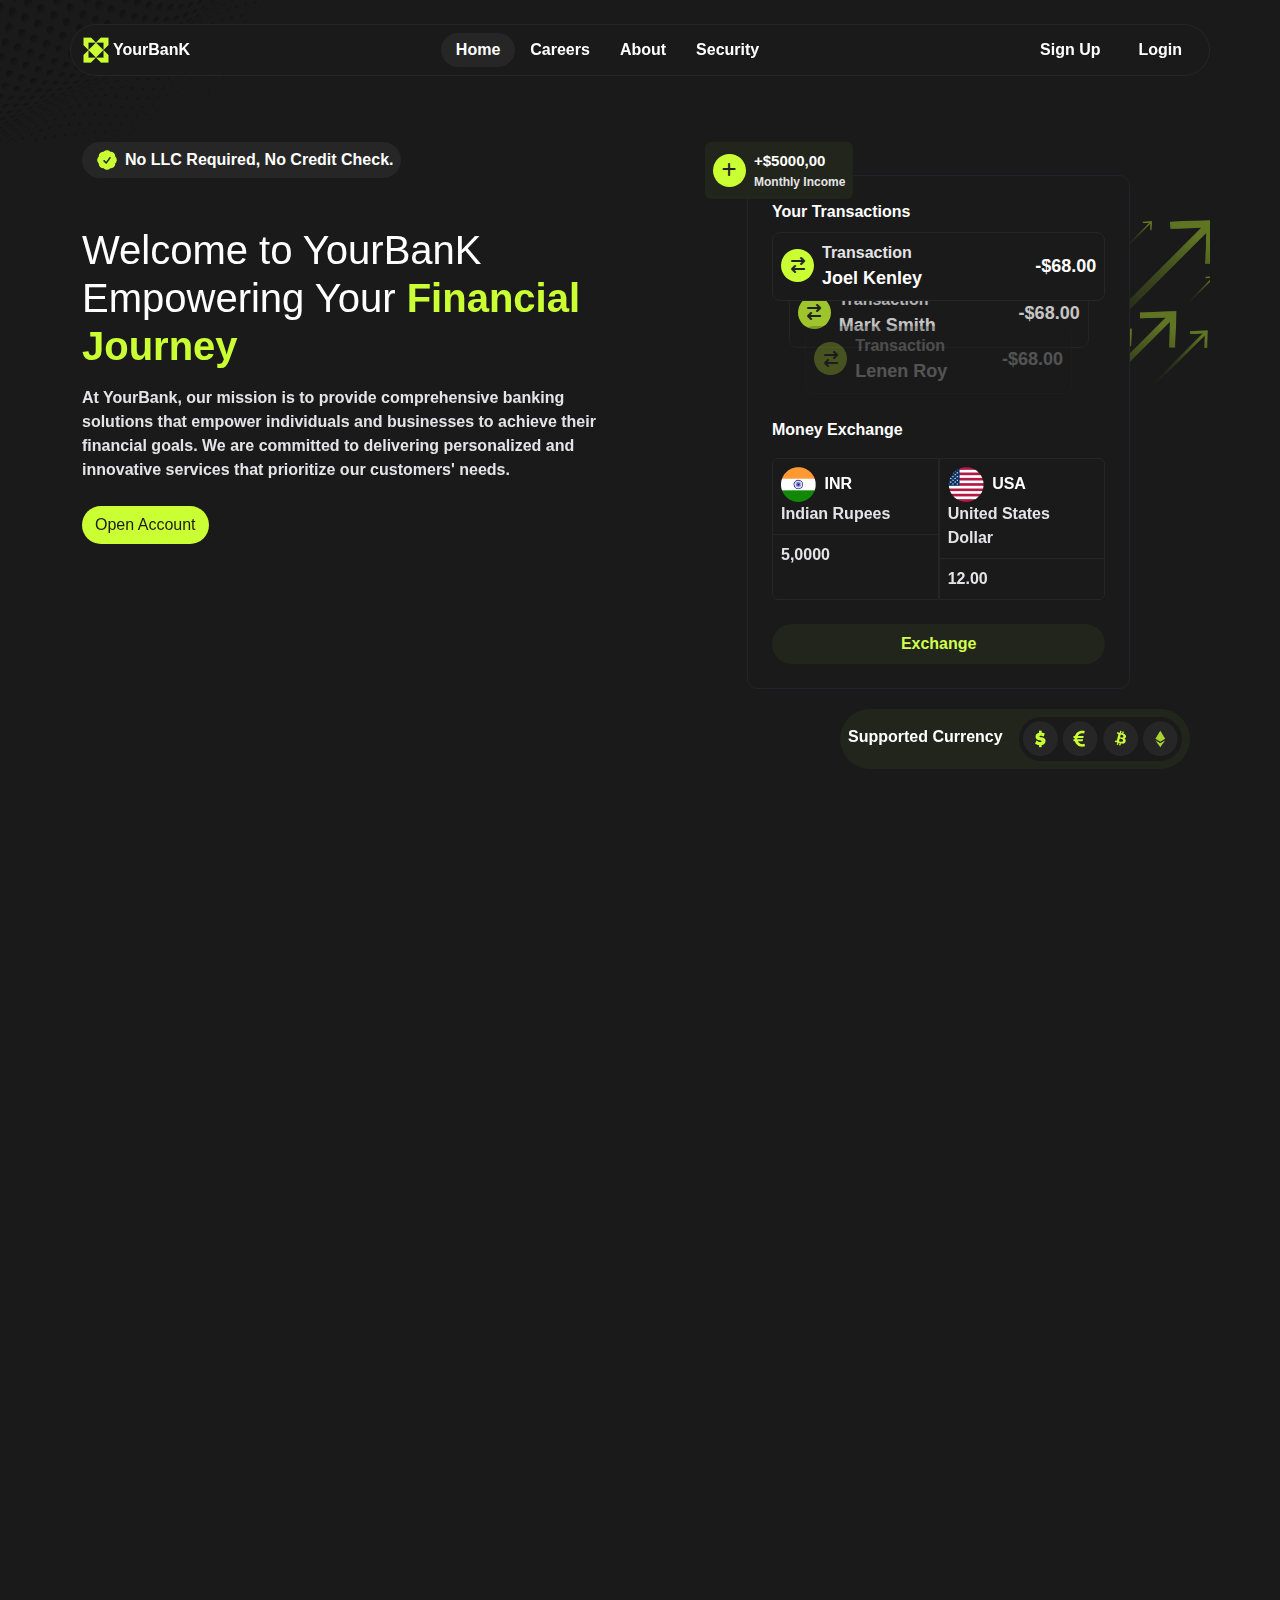
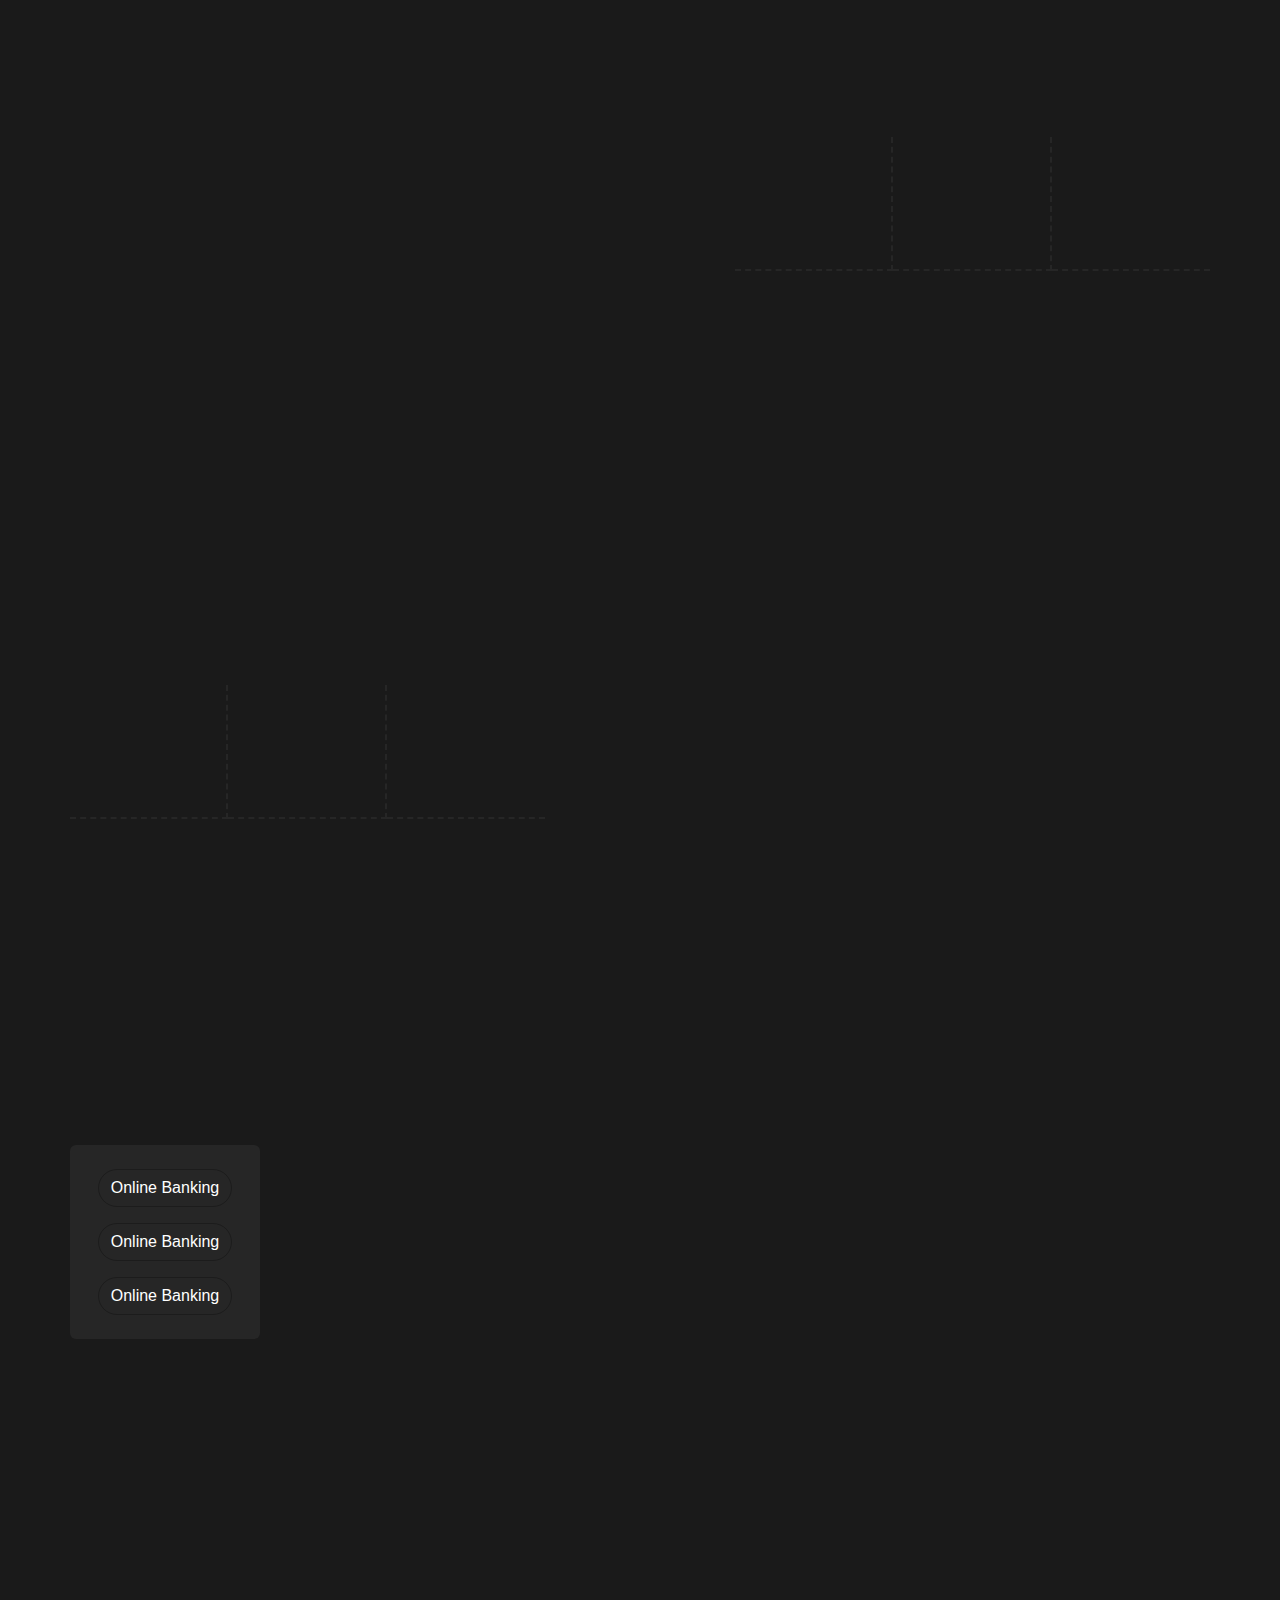
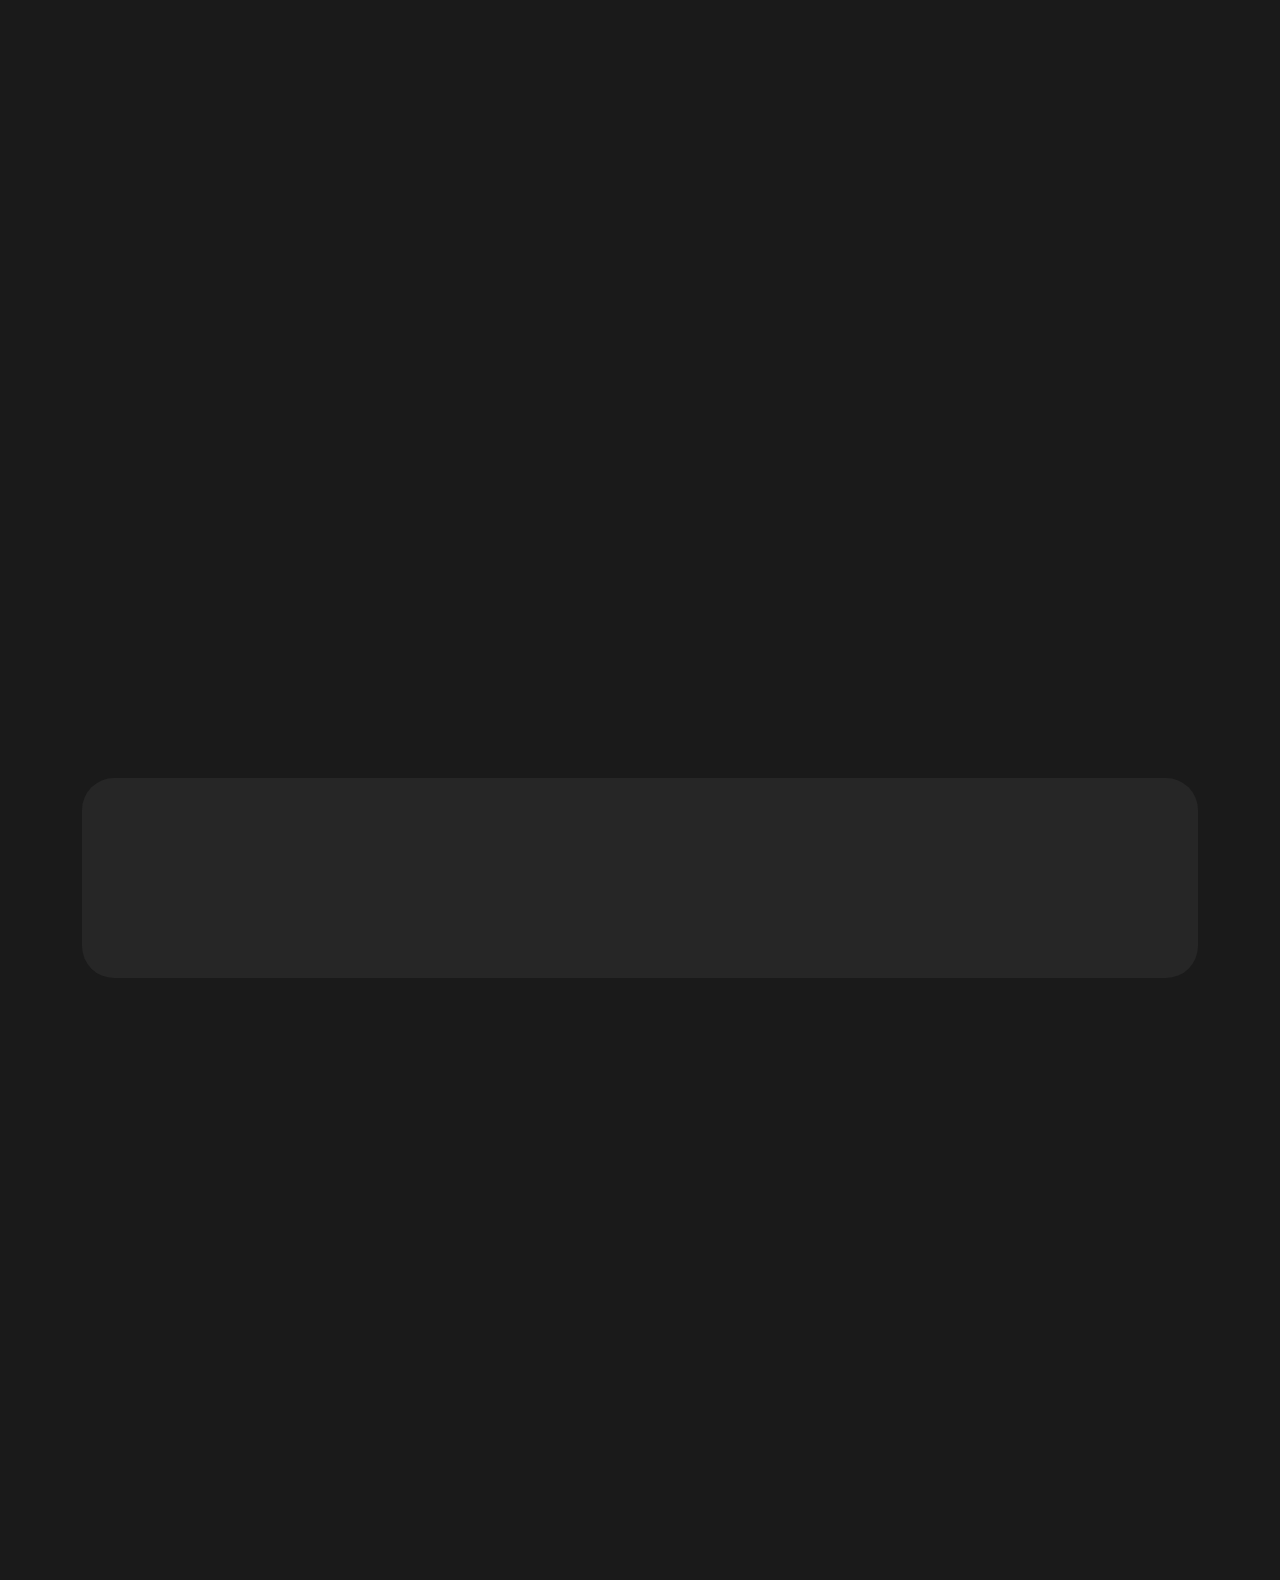
<file: index.html>
<!DOCTYPE html>
<html lang="en">
  <head>
    <meta charset="UTF-8">
    <meta name="viewport" content="width=device-width, initial-scale=1.0">
    <title>YourBank</title>
    <!-- Bootstrap -->
    <link rel="stylesheet" href="https://cdn.jsdelivr.net/npm/bootstrap@5.3.2/dist/css/bootstrap.min.css	">
    <!-- Css -->
    <link rel="stylesheet" href="assets/css/styles.css">
    <!-- boxicon icon -->
    <link href='https://unpkg.com/boxicons@2.1.4/css/boxicons.min.css' rel='stylesheet'>
    <!-- swipper -->
    <link rel="stylesheet"href="https://cdn.jsdelivr.net/npm/swiper@11/swiper-bundle.min.css"/>
    <!-- AOS -->
    <link href="https://unpkg.com/aos@2.3.1/dist/aos.css" rel="stylesheet">
    <!-- Font Icon -->
    <link rel="stylesheet" href="https://cdnjs.cloudflare.com/ajax/libs/font-awesome/6.4.2/css/all.min.css">
    <!-- Google font -->
    <link rel="preconnect" href="https://fonts.googleapis.com">
  </head>
  <body>
    <div>
      <img src="assets/images/home_images/dots.png" alt="">
    </div>
    <nav class="container navbar navbar-expand-lg col-lg col-11 z-1 my-4 fixed-top border rounded-5">
      <div class="container">
        <div class="flex-grow-1 d-flex align-items-center gap-1" data-aos="zoom-in">
          <img src="assets/icons/home_icon/shape-30.png" alt="" data-aos="fade-right">
          <span class="text-white" data-aos="fade-left">YourBanK</span>
        </div>
        <button class="navbar-toggler border-0 rounded-5 border-btn-col" type="button" data-bs-toggle="collapse" data-bs-target="#navbarSupportedContent" aria-controls="navbarSupportedContent" aria-expanded="false" aria-label="Toggle navigation" data-aos="zoom-in">
          <img class="my-1" src="assets/icons/home_icon/Vector (Stroke).png" alt="">
        </button>
        <div class="collapse navbar-collapse justify-content-between" id="navbarSupportedContent">
          <ul class="navbar-nav mt-2 mt-lg-0 mb-2 mb-lg-0">
            <li class="nav-item" data-aos="zoom-in">
              <a class="nav-link text-white" style="background-color: #262626;" aria-current="page" href="#">Home</a>
            </li>
            <li class="nav-item" data-aos="zoom-in">
              <a class="nav-link" href="./careers.html">Careers</a>
            </li>
            <li class="nav-item " data-aos="zoom-in">
              <a class="nav-link" href="./about-us.html">About</a>
            </li>
            <li class="nav-item" data-aos="zoom-in">
              <a class="nav-link" href="./security.html">Security</a>
            </li>
          </ul>
          <ul class="navbar-nav gx-2 mb-2 mb-lg-0">
            <li class="nav-item me-2 mb-2 mb-lg-0" data-aos="zoom-in">
              <a class="signup nav-link" href="./signup.html">Sign Up</a>
            </li>
            <li class="nav-item" data-aos="zoom-in">
              <a class="login nav-link" href="./login.html">Login</a>
            </li>
          </ul>
        </div>
      </div>
    </nav>
    <hero>
      <div class="container">
        <div class="row justify-content-between">
          <div class="right-cont col-lg-6 text-center text-lg-start mb-lg-0 mb-5" data-aos="zoom-in">
            <div>
              <div class="txt-v justify-content-center d-flex align-items-center mb-5 rounded-pill col-xl-7 col-lg-9 col-md-6 col-sm-4 " data-aos="fade-down">
                <img class="p-2" src="assets/icons/home_icon/verification.png" alt="">
                <span class="text-white">No LLC Required, No Credit Check.</span>
              </div>
              <div class="mb-4" data-aos="fade-down">
                <h1 class="text-white mb-3" data-aos="fade-down">
                  Welcome to YourBanK Empowering Your <span class="fin">Financial Journey</span>
                </h1>
                <p class="txt-w" data-aos="fade-down">At YourBank, our mission is to provide comprehensive banking solutions that empower individuals and businesses to
                  achieve their financial goals. We are committed to delivering personalized and innovative services that prioritize
                  our customers' needs.
                </p>
              </div>
              <div class="text-center text-lg-start">
                <button class="btn btn-open rounded-pill" data-aos="zoom-in">Open Account</button>
              </div>
            </div>
          </div>
          <div class="left-cont col-lg-5" data-aos="zoom-in">
            <div class="top-cont d-flex align-items-center gap-2 p-2 rounded" data-aos="fade-down">
              <span class="c-t d-flex align-items-center justify-content-center rounded-circle"><i class="fa-solid fa-plus"></i></span>
              <div class="d-flex flex-column">
                <span class="n-mo text-white">+$5000,00</span>
                <span class="m-inc">Monthly Income</span>
              </div>
            </div>
            <div class="details d-flex flex-column m-lg-0 m-auto p-3 p-lg-4 mb-3">
              <div class="mb-4">
                <span class="text-white" data-aos="fade-in">Your Transactions</span>
                <div class="tx-n-bd d-flex align-items-center justify-content-between p-2 mt-2 z-1 border rounded-3" data-aos="fade-up" data-aos-duration="800">
                  <div class="d-flex gap-2">
                    <span class="c-t d-flex my-2 align-items-center justify-content-center rounded-circle">
                      <i class="fa fa-arrow-right-arrow-left"></i>
                    </span>
                    <div class="d-flex flex-column">
                      <span class="t-trn">Transaction</span>
                      <span class="txt-jk text-white">Joel Kenley</span>
                    </div>
                  </div>
                  <span class="t-n text-white">-$68.00</span>
                </div>
                <div class="tx-n-bd d-flex align-items-center justify-content-between p-2 border m-auto mt-n1 opacity-75 rounded-3" style="width: 90%;" data-aos="fade-up" data-aos-duration="600">
                  <div class="d-flex gap-2">
                    <span class="c-t d-flex my-2 align-items-center justify-content-center rounded-circle">
                      <i class="fa fa-arrow-right-arrow-left"></i>
                    </span>
                    <div class="d-flex flex-column">
                      <span class="t-trn">Transaction</span>
                      <span class="txt-jk text-white">Mark Smith</span>
                    </div>
                  </div>
                  <span class="t-n text-white">-$68.00</span>
                </div>
                <div class="tx-n-bd d-flex align-items-center justify-content-between p-2 border border-top-0 m-auto mt-n1 opacity-25 rounded-3" style="width: 80%;" data-aos="fade-up" data-aos-duration="400">
                  <div class="d-flex gap-2">
                    <span class="c-t d-flex my-2 align-items-center justify-content-center rounded-circle">
                      <i class="fa fa-arrow-right-arrow-left"></i>
                    </span>
                    <div class="d-flex flex-column">
                      <span class="t-trn">Transaction</span>
                      <span class="txt-jk text-white">Lenen Roy</span>
                    </div>
                  </div>
                  <span class="t-n text-white">-$68.00</span>
                </div>
              </div>
              <div>
                <span class="text-white" data-aos="fade-in">Money Exchange</span>
                <div class="d-flex mt-3 mb-4" data-aos="fade-in">
                  <div class="col bxb border rounded-start" data-aos="zoom-in">
                    <div class="bxb border-bottom p-2" data-aos="zoom-in">
                      <div data-aos="zoom-in">
                        <img class="me-1" src="assets/icons/home_icon/indian.png" alt="" data-aos="zoom-in">
                        <span class="text-white" data-aos="zoom-in">INR</span>
                      </div>
                      <span class="txt-w" data-aos="zoom-in">Indian Rupees</span>
                    </div>
                    <div class="p-2 txt-w">5,0000</div>
                  </div>
                  <div class="col bxb border rounded-end" data-aos="zoom-in">
                    <div class="bxb border-bottom p-2" data-aos="zoom-in">
                      <div>
                        <img class="me-1" src="assets/icons/home_icon/usa.png" alt="">
                        <span class="text-white" data-aos="zoom-in">USA</span>
                      </div>
                      <span class="txt-w" data-aos="zoom-in">United States Dollar</span>
                    </div>
                    <div class="p-2 txt-w">12.00</div>
                  </div>
                </div>
                <div class="btn-ex p-2 text-center border-0 rounded-5 w-100" data-aos="zoom-in">Exchange</div>
              </div>
            </div>
            <div class="d-flex justify-content-end mt-xl-3" data-aos="fade-in">
              <div class="curr-bd d-flex gap-3 p-2 me-lg-2 mt-lg-1 rounded-5" data-aos="fade-right">
                <span class="py-2 text-white" data-aos="fade-right">Supported Currency</span>
                <div class="curr rounded-5 p-1" data-aos="fade-right">
                  <img src="assets/icons/home_icon/dollar.png" alt="" data-aos="fade-up-right">
                  <img src="assets/icons/home_icon/pounds.png" alt="" data-aos="fade-down-left">
                  <img src="assets/icons/home_icon/bitcoin.png" alt="" data-aos="fade-up-right">
                  <img src="assets/icons/home_icon/compass.png" alt="" data-aos="fade-down-left">
                </div>
              </div>
            </div>
          </div>
        </div>
      </div>
    </hero>
    <!-- Section-1 -->
    <section class="my-5">
      <div class="container">
        <div class="mb-5 text-center text-lg-start">
          <span class="fs-2 text-white" data-aos="fade-down">Our <Span style="color: #CAFF33;">Products</Span></span>
          <div class="row justify-content-lg-between justify-content-center">
            <p class="col-lg-8 pt-2" style="color: #E4E4E7;" data-aos="fade-up">
              Discover a range of comprehensive and customizable banking products at YourBank, 
              designed to suit your unique financial needs and aspirations
            </p>
            <div class="btn-cont rounded-5 p-sm-1 d-flex align-items-center justify-content-between col-9 col-lg-3" data-aos="zoom-in">
              <button class="btn-cont-b btn btn-primary rounded-pill border-0">For individuals</button>
              <button class="btn-cont-b btn btn-primary rounded-pill border-0">For Businesses</button>
            </div>
          </div>
        </div>
        <div class="row pt-3">
          <div class="box text-center mb-4 col-lg-4 border-end" data-aos="zoom-in">
            <img class="mb-4" src="assets/icons/home_icon/brief_case.png" alt="" data-aos="zoom-in">
            <div class="d-flex flex-column gap-3" data-aos="zoom-in">
              <span class="text-white">Checking Accounts</span>
              <p style="color:#E4E4E7;">
                Enjoy easy and convenient access to your funds with our range of checking account options. 
                Benefit from features such as online and mobile banking, debit cards, and free ATM access.
              </p>
            </div>
          </div>
          <div class="box text-center mb-4 col-lg-4 border-end" data-aos="zoom-in">
            <img class="mb-4" src="assets/icons/home_icon/box.png" alt="" data-aos="zoom-in">
            <div class="d-flex flex-column gap-3" data-aos="zoom-in">
              <span class="text-white">Savings Accounts</span>
              <p style="color:#E4E4E7;">
                Build your savings with our competitive interest rates and flexible savings account options. 
                Whether you're saving for a specific goal or want to grow your wealth over time, we have the right account for you.
              </p>
            </div>
          </div>
          <div class="text-center mb-4 col-lg-4" data-aos="zoom-in">
            <img class="mb-4" src="assets/icons/home_icon/camera.png" alt="" data-aos="zoom-in">
            <div class="d-flex flex-column gap-3" data-aos="zoom-in">
              <span class="text-white">Loans and Mortgages</span>
              <p style="color:#E4E4E7;">
                Realize your dreams with our flexible loan and mortgage options. From personal loans to home mortgages, our experienced 
                loan officers are here to guide you through the application process and help you secure the funds you need.
            </div>
          </div>
        </div>
      </div>
    </section>
    <!-- section-2 -->
    <section>
      <div class="container d-flex flex-column gap-5 text-center text-lg-start">
        <div>
          <Span class="fs-2" style="color: #CAFF33;" data-aos="fade-down">Use Cases</Span>
          <p style="color:#E4E4E7;" data-aos="fade-up">At YourBank, we cater to the diverse needs of individuals and businesses alike, offering a wide range of financial solutions</p>
        </div>
        <div class="cont-top row justify-content-between">
          <div class="L l-cont col-lg-6 px-4 py-4 rounded-4" data-aos="zoom-in">
            <div class="d-flex gap-2 mb-2">
              <div class="bxr col-6 rounded-4 p-lg-5 p-md-5 p-sm-4 p-3 d-flex flex-column text-center" data-aos="zoom-in">
                <span data-aos="zoom-in"><img class="mb-4" src="assets/icons/home_icon/hand_money.png" alt=""></span>
                <span class="text-white" data-aos="zoom-in">Managing Personal Finances</span>
              </div>
              <div class="bxr col-6 rounded-4 p-lg-5 p-md-5 p-sm-4 p-3 d-flex flex-column text-center" data-aos="zoom-in">
                <span data-aos="zoom-in"><img class="mb-4" src="assets/icons/home_icon/hand.png" alt=""></span>
                <span class="text-white" data-aos="zoom-in">Saving for the Future</span>
              </div>
            </div>
            <div class="d-flex gap-2">
              <div class="bxr col-6 rounded-4 p-lg-5 p-md-5 p-sm-4 p-3 d-flex flex-column text-center" data-aos="zoom-in">
                <span data-aos="zoom-in"><img class="mb-4" src="assets/icons/home_icon/bank.png" alt=""></span>
                <span class="text-white" data-aos="zoom-in">Homeownership</span>
              </div>
              <div class="bxr col-6 rounded-4 p-lg-5 p-md-5 p-sm-4 p-3 d-flex flex-column text-center" data-aos="zoom-in">
                <span data-aos="zoom-in"><img class="mb-4" src="assets/icons/home_icon/book.png" alt=""></span>
                <span class="text-white" data-aos="zoom-in">Education Funding</span>
              </div>
            </div>
          </div>
          <div class="R r-cont col-lg-5 my-2" style="color:#E4E4E7;">
            <div class="mb-5">
              <Span class="text-white fs-2" data-aos="fade-down">For Individuals</Span>
              <p class="mt-3" data-aos="fade-up">
                For individuals, our mortgage services pave the way to homeownership, and our flexible personal loans provide vital 
                support during various life milestones. We also prioritize retirement planning, ensuring a financially secure future for our customers
              </p>
            </div>
            <div class="row mb-5 justify-content-center">
              <div class="bd-r d-flex flex-column col-lg-4 col-md-3 col-7 text-lg-start text-md-start text-center border-bottom pb-lg-0 pb-md-0 pb-4">
                <span class="fs-1" style="color: #CAFF33;" data-aos="zoom-in">78%</span>
                <span data-aos="fade-up">Secure Retirement Planning</span>
              </div>
              <div class="bd-r d-flex flex-column col-lg-4 col-md-3 col-7 text-lg-start text-md-start text-center border-bottom pb-lg-0 pb-md-0 pb-4">
                <span class="fs-1" style="color: #CAFF33;" data-aos="zoom-in">63%</span>
                <span data-aos="fade-up">Manageable Debt Consolidation</span>
              </div>
              <div class="bdx d-flex flex-column col-lg-4 col-md-3 col-7 text-lg-start text-md-start text-center border-bottom pb-lg-0 pb-md-0 pb-4">
                <span class="fs-1" style="color: #CAFF33;" data-aos="zoom-in">91%</span>
                <span data-aos="fade-up">Reducing financial burdens</span>
              </div>
            </div>
            <div>
              <button class="btn-learn btn btn-primary rounded-pill" data-aos="zoom-in">Learn More</button>
            </div>
          </div>
        </div>
        <div class="cont-bottom row justify-content-between">
          <div class="L col-lg-5 my-2" style="color:#E4E4E7;">
            <div  class="mb-5">
              <Span class="text-white fs-2" data-aos="fade-down">For Business</Span>
              <p class="mt-3" data-aos="fade-up">
                For businesses, we empower growth with working capital solutions that optimize cash flow, and 
                our tailored financing options fuel business expansion. Whatever your financial aspirations, 
                YourBank is committed to providing the right tools and support to achieve them
              </p>
            </div>
            <div class="row mb-5 justify-content-center">
              <div class="bd-r d-flex flex-column col-lg-4 col-md-3 col-7 text-lg-start text-md-start text-center border-end border-bottom pb-lg-0 pb-md-0 pb-4">
                <span class="fs-1" style="color: #CAFF33;" data-aos="zoom-in">65%</span>
                <span data-aos="fade-up">Cash Flow Management</span>
              </div>
              <div class="bd-r d-flex flex-column col-lg-4 col-md-3 col-7 text-lg-start text-md-start text-center border-bottom border-end pb-lg-0 pb-md-0 pb-4">
                <span class="fs-1" style="color: #CAFF33;" data-aos="zoom-in">70%</span>
                <span data-aos="fade-up">Drive Business Expansion</span>
              </div>
              <div class="bdx d-flex flex-column col-lg-4 col-md-3 col-7 text-lg-start text-md-start text-center border-bottom pb-lg-0 pb-md-0 pb-4">
                <span class="fs-1" style="color: #CAFF33;" data-aos="zoom-in">45%</span>
                <span data-aos="fade-up">Streamline Payroll Processing</span>
              </div>
            </div>
            <div>
              <button class="btn-learn btn btn-primary rounded-pill" data-aos="zoom-in">Learn More</button>
            </div>
          </div>
          <div class="R l-cont col-lg-6 px-4 py-4 rounded-4" data-aos="zoom-in">
            <div class="d-flex gap-2 mb-2">
              <div class="bxr col-6 rounded-4 p-lg-5 p-md-5 p-sm-4 p-3 d-flex flex-column text-center" data-aos="zoom-in">
                <span data-aos="zoom-in"><img class="mb-4" src="assets/icons/home_icon/building.png" alt=""></span>
                <span class="text-white" data-aos="zoom-in">Startups and Entrepreneurs</span>
              </div>
              <div class="bxr col-6 rounded-4 p-lg-5 p-md-5 p-sm-4 p-3 d-flex flex-column text-center" data-aos="zoom-in">
                <span data-aos="zoom-in"><img class="mb-4" src="assets/icons/home_icon/camera.png" alt=""></span>
                <span class="text-white" data-aos="zoom-in">Cash Flow Management</span>
              </div>
            </div>
            <div class="d-flex gap-2">
              <div class="bxr col-6 rounded-4 p-lg-5 p-md-5 p-sm-4 p-3 d-flex flex-column text-center" data-aos="zoom-in">
                <span data-aos="zoom-in"><img class="mb-4" src="assets/icons/home_icon/pot.png" alt=""></span>
                <span class="text-white" data-aos="zoom-in">Business Expansion</span>
              </div>
              <div class="bxr col-6 rounded-4 p-lg-5 p-md-5 p-sm-4 p-3 d-flex flex-column text-center" data-aos="zoom-in">
                <span data-aos="zoom-in"><img class="mb-4" src="assets/icons/home_icon/coin.png" alt=""></span>
                <span class="text-white" data-aos="zoom-in">Payment Solutions</span>
              </div>
            </div>
          </div>
        </div>
      </div>
    </section>
    <!-- Section-3 -->
    <section class="my-5 lg-m-0 mx-4">
      <div class="container">
        <div class="mb-5 text-center text-lg-start">
          <span class="fs-2 text-white" data-aos="fade-down">Our <Span style="color: #CAFF33;">Features</Span></span>
          <p class="col-lg-11 pt-2" style="color: #E4E4E7;" data-aos="fade-up">
            Experience a host of powerful features at YourBank, including seamless online banking, secure transactions, 
            and personalized financial insights, all designed to enhance your banking experience
          </p>
        </div>
        <div class="row gap-3">
          <div class="box-btnl p-4 h-50 col-lg-2 rounded text-center">
            <button class="btn-role btn  rounded-5 mb-lg-3">Online Banking</button>
            <button class="btn-role btn  rounded-5 mb-lg-3">Online Banking</button>
            <button class="btn-role btn  rounded-5">Online Banking</button>
          </div>
          <div class="col p-0" data-aos="zoom-in">
            <div class="row d-flex justify-content-lg-center gap-2 mb-2">
              <div class="bxr col-lg-5 rounded-4 p-lg-4 p-md-3 p-3 d-flex flex-column gap-2" data-aos="zoom-in">
                <div class="d-flex justify-content-between">
                  <span data-aos="zoom-in" class="text-white fs-4">24/7 Account Access</span>
                  <span data-aos="zoom-in"><img src="assets/icons/home_icon/up-arrow.png" alt=""></span>
                </div>
                <p class="text-white" data-aos="zoom-in">
                  Enjoy the convenience of accessing your accounts anytime, anywhere through our secure online banking platform. 
                  Check balances, transfer funds, and pay bills with ease.
                </p>
              </div>
              <div class="bxr col-lg-5 rounded-4 p-lg-4 p-md-3 p-3 d-flex flex-column gap-2" data-aos="zoom-in">
                <div class="d-flex justify-content-between">
                  <span data-aos="zoom-in" class="text-white fs-4">Mobile Banking App</span>
                  <span data-aos="zoom-in"><img src="assets/icons/home_icon/up-arrow.png" alt=""></span>
                </div>
                <p class="text-white" data-aos="zoom-in">
                  Stay connected to your finances on the go with our user-friendly mobile banking app. Easily manage your accounts, deposit checks, 
                  and make payments from your smartphone or tablet.
                </p>
              </div>
            </div>
            <div class="row d-flex justify-content-lg-center gap-2">
              <div class="bxr col-lg-5 rounded-4 p-lg-4 p-md-3 p-3 d-flex flex-column gap-2" data-aos="zoom-in">
                <div class="d-flex justify-content-between">
                  <span data-aos="zoom-in" class="text-white fs-4">Secure Transactions</span>
                  <span data-aos="zoom-in"><img src="assets/icons/home_icon/up-arrow.png" alt=""></span>
                </div>
                <p class="text-white" data-aos="zoom-in">
                  Rest assured knowing that your transactions are protected by industry-leading security measures. We employ encryption and multi-factor 
                  authentication to safeguard your financial information.
                </p>
              </div>
              <div class="bxr col-lg-5 rounded-4 p-lg-4 p-md-3 p-3 d-flex flex-column gap-2" data-aos="zoom-in">
                <div class="d-flex justify-content-between">
                  <span data-aos="zoom-in" class="text-white fs-4">Bill Pay and Transfers</span>
                  <span data-aos="zoom-in"><img src="assets/icons/home_icon/up-arrow.png" alt=""></span>
                </div>
                <p class="text-white" data-aos="zoom-in">
                  Save time and avoid late fees with our convenient bill pay service. Set up recurring payments or make one-time transfers between your 
                  accounts with just a few clicks.
                </p>
              </div>
            </div>
          </div>
        </div>
      </div>
    </section>
    <!-- Section-5 -->
      <section id="bold" >
        <div class="container-sm py-5">
          <div class="pb-5 mb-4 " data-aos="fade-left" data-aos-easing="ease-out-cubic" data-aos-duration="1000">
            <h2 id="Testimonials">
              Our <span class="c">Testimonials</span>
            </h2>
            <div class="row justify-content-between " data-aos="fade-up" data-aos-easing="ease-out-cubic" data-aos-duration="1000">
              <p class="col-lg-6 col-md-6 col-sm-12 my-3 fs-6" id="Testimonials">Lorem ipsum dolor sit amet consectetur. Blandit odio semper risus pellentesque elit.
                Pellentesque eget ut imperdiet nulla penatibus. Nascetur viverra arcu sed amet cursus purus.
              </p>
              <div class=" d-flex rounded-pill border-2 border-dark col-lg-4 col-md-4 col-sm-12 selection" >
                <button type="submit" class="btn b w-50 rounded-pill border border-dark pills p-2">For Individuals</button>
                <button type="submit" class="btn  w-50 rounded-pill pills p-2">For Businesses</button>
              </div>
            </div>
          </div>
          <!-- Slider main container -->
          <div class="swiper text-body-white">
            <!-- Additional required wrapper -->
            <div class="swiper-wrapper z-0" data-aos="fade-right" data-aos-easing="ease-out-cubic" data-aos-duration="1000">
              <!-- Slides -->
              <div class="swiper-slide border border-dark rounded-4" data-swiper-autoplay="2000">  
                <div class="text-center gy-4">
                  <div class="slash"><img src="./images/Icon.svg" alt="" srcset=""></div>
                  <p class="py-4 mx-2">YourBank has been my trusted financial partner for years. thier personalized service and innovative 
                    digital banking solutions have made managing my finances a breeze
                  </p>
                  <h5  class="c">Sara T</h5>
                </div>
              </div>
              <div class="swiper-slide border border-dark rounded-4" data-swiper-autoplay="2000">
                <div class="text-center gy-4">
                  <div class="slash"><img src="./images/Icon.svg" alt="" srcset=""></div>
                  <p class="py-4 mx-2">I recently started my own business, and YourBank has been instrumental in helping 
                    me set up my business accounts and secure the financing I needed.
                  </p>
                  <h5  class="c">John D</h5>
                </div>
              </div>
              <div class="swiper-slide border border-dark rounded-4" data-swiper-autoplay="2000">
                <div class="text-center ">
                  <div class="slash"><img src="./images/Icon.svg" alt="" srcset=""></div>
                  <p class="py-4 mx-2">
                    I love the convience of YourBank's banking app. It allows me to stay on my finances and make transaction on the app. 
                    The app is user-friendly and secure.
                  </p>
                  <h5  class="c">Emily G</h5>
                </div>
              </div>
            </div>
            <!-- If we need navigation buttons -->
            <div class="swipernav d-flex">
              <div class="  rounded-5"><i class='button-prev bx bx-left-arrow-alt' style='color:#caff33'  ></i></div>
              <div class="  rounded-5"><i class='button-next bx bx-right-arrow-alt'style='color:#caff33'></i></div>
            </div>
          </div>  
      </div>
    </section>
    <!-- Section-6 -->
    <section class="my-5">
      <div class="container">
        <div class="bx p-lg-5 p-4 rounded-5">
          <div class="text-center text-lg-start">
            <span class="fs-2 text-white" data-aos="fade-down">Start your financial journey with<Span style="color: #CAFF33;">YourBank today!</Span></span>
            <div class="row mt-3 justify-content-lg-between justify-content-center">
              <p class="col-lg-8 pt-2" style="color: #E4E4E7;" data-aos="fade-up">
                Ready to take control of your finances? Join YourBank now, and let us help you achieve your financial goals with our tailored solutions 
                and exceptional customer service
              </p>
              <div class="text-center text-lg-start col-9 col-lg-2">
                <button class="btn btn-open rounded-pill" data-aos="zoom-in">Open Account</button>
              </div>
            </div>
          </div>
        </div>
      </div>
    </section>
    <!-- Footer -->
    <footer class="welcome-section-bg-col py-5" data-aos="zoom-in">
      <div class="footer-contain container-sm py-5 ">
        <div class="yourbank d-flex justify-content-center align-items-center  text-white gap-1 " data-aos="zoom-in">
          <img src="assets/icons/home_icon/shape-30.png" alt="" class="align-content-center  align-items-center ">
          <p class="mt-3">YourBank</p>
        </div>
        <div class="list mt-5">
          <ul class="navbar-nav d-flex flex-row align-content-center justify-content-center gap-1 gap-lg-5   text-white  ">
            <li class="nav-item" data-aos="zoom-in">
              <a class="footer-link text-white" style="background-color: #262626;" aria-current="page" href="#">Home</a>
            </li>
            <li class="nav-item" data-aos="zoom-in">
              <a class="footer-link text-white" href="./careers.html">Careers</a>
            </li>
            <li class="nav-item " data-aos="zoom-in">
              <a class="footer-link text-white  " href="./about-us.html">About</a>
            </li>
            <li class="nav-item" data-aos="zoom-in">
              <a class="footer-link text-white" href="./security.html">Security</a>
            </li>   
          </ul>
        </div>
        <div class="social-handles  d-flex flex-wrap flex-sm-row   gap-2 align-content-center justify-content-center   mt-5 text-white   py-3 ">
          <div data-aos="zoom-in">
            <img src="assets/icons/home_icon/email.png" alt="" class="">
          </div>
          <div data-aos="zoom-in">
            <p>hello@skillbirdge.com</p>
          </div>
          <div data-aos="zoom-in">
            <img src="assets/icons/home_icon/phone.png" alt="">
          </div>
          <div data-aos="zoom-in">
            <p>+91 91813 23 2309</p>
          </div>
          <div data-aos="zoom-in">
            <img src="assets/icons/home_icon/location.png" alt="" class="">
          </div>
          <div data-aos="zoom-in">
            <p>Somewhere in the World</p>
          </div>
        </div>
        <div class=" mt-5 p-2   rounded-5 text-white  footer-border-col  container-sm welcome-text-bg-col " data-aos="zoom-in">
          <div class="container d-flex flex-column flex-sm-row  align-items-center  justify-content-between ">
            <div class=" d-flex gap-2 px-2 social" data-aos="fade-right">
              <a class="facebook rounded-circle social-bg-col text-center p-2" href="#" data-aos="fade-down-right">
                <img src="assets/icons/home_icon/facebook.png" alt="">
              </a>
              <a class="twitter rounded-circle social-bg-col text-center p-2"  href="#" data-aos="fade-up-right">
                <img src="assets/icons/home_icon/twitter.png" alt="">
              </a>
              <a class="linkdeln rounded-circle social-bg-col text-center p-2" href="#" data-aos="fade-down-left">
                <img src="assets/icons/home_icon/linkedin.png" alt="">
              </a>
            </div>
            <div data-aos="fade-up">
              <p class="mt-2 line-text-col  ">YourBank All Rights Reserved</p>
            </div>
    
            <div class="d-flex gap-2 "data-aos="fade-left">
              <a class="mt-2 line-text-col text-decoration-none" href="#">Privacy Policy</a>
              <div class="line "></div>
              <a class="mt-2 line-text-col text-decoration-none" href="#">Terms of Service</a>
            </div>
          </div>
        </div>
      </div>
    </footer>
    <!-- Js Bootstrap -->
    <script src="https://cdn.jsdelivr.net/npm/bootstrap@5.3.2/dist/js/bootstrap.bundle.min.js"></script>
    <!-- swipper -->
    <script src="https://cdn.jsdelivr.net/npm/swiper@11/swiper-bundle.min.js"></script>
    <!-- JavaScript -->
    <script src="./javascript/app.js"></script>
    <!-- AOS -->
    <script src="https://unpkg.com/aos@2.3.1/dist/aos.js"></script>
    <script>AOS.init();</script>
  </body>
</html>
</file>
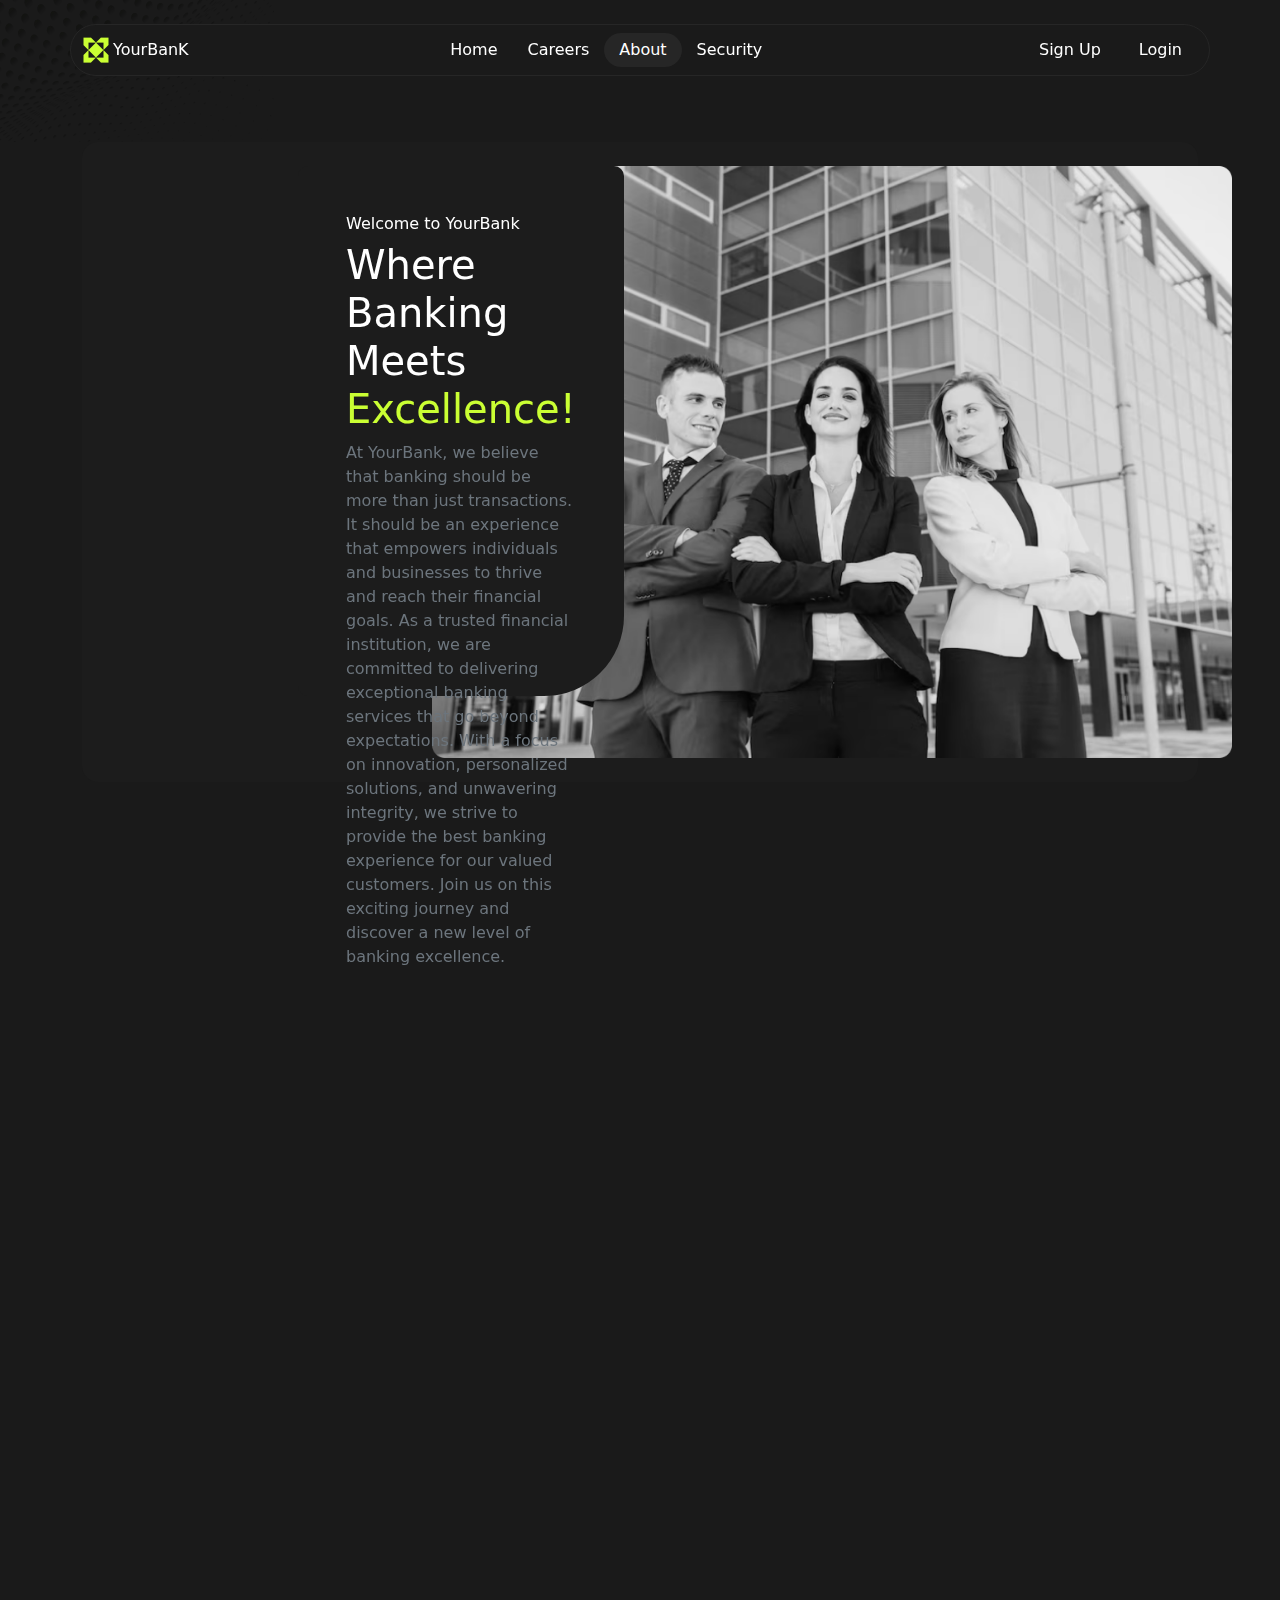
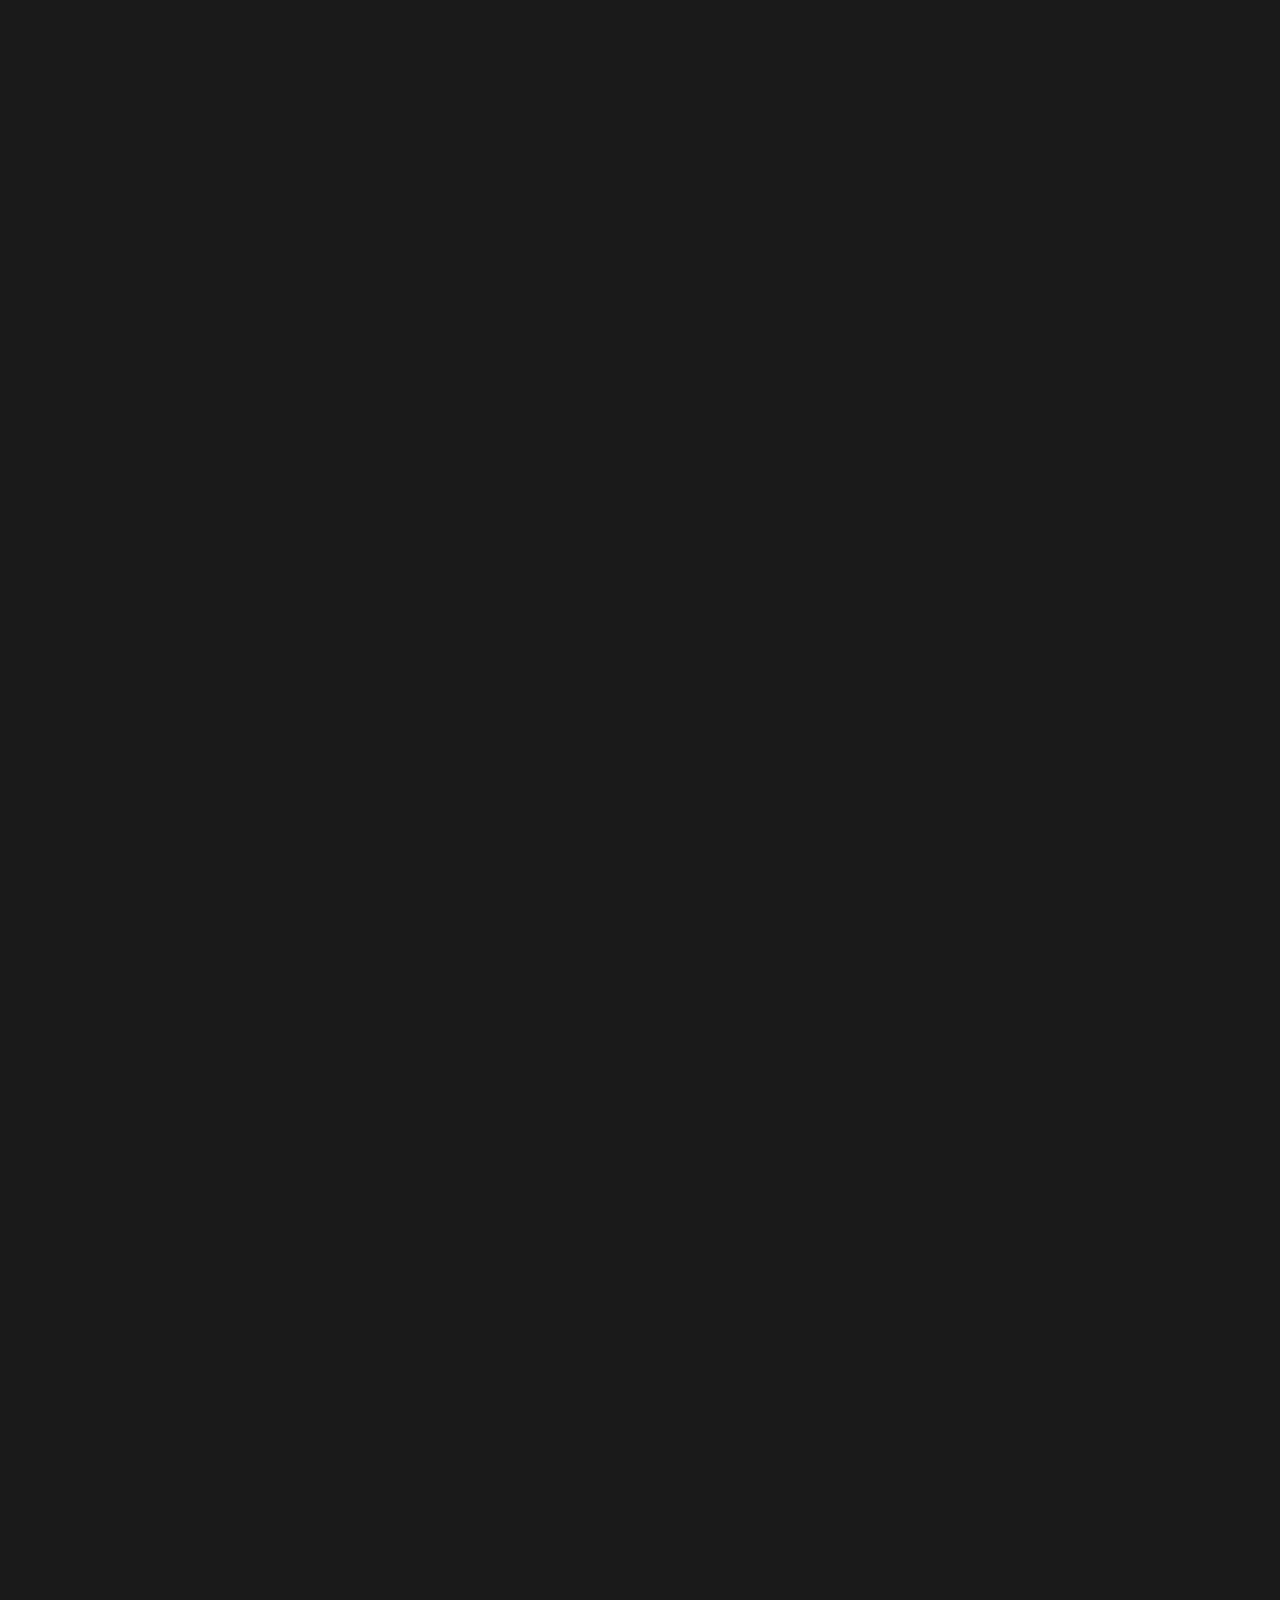
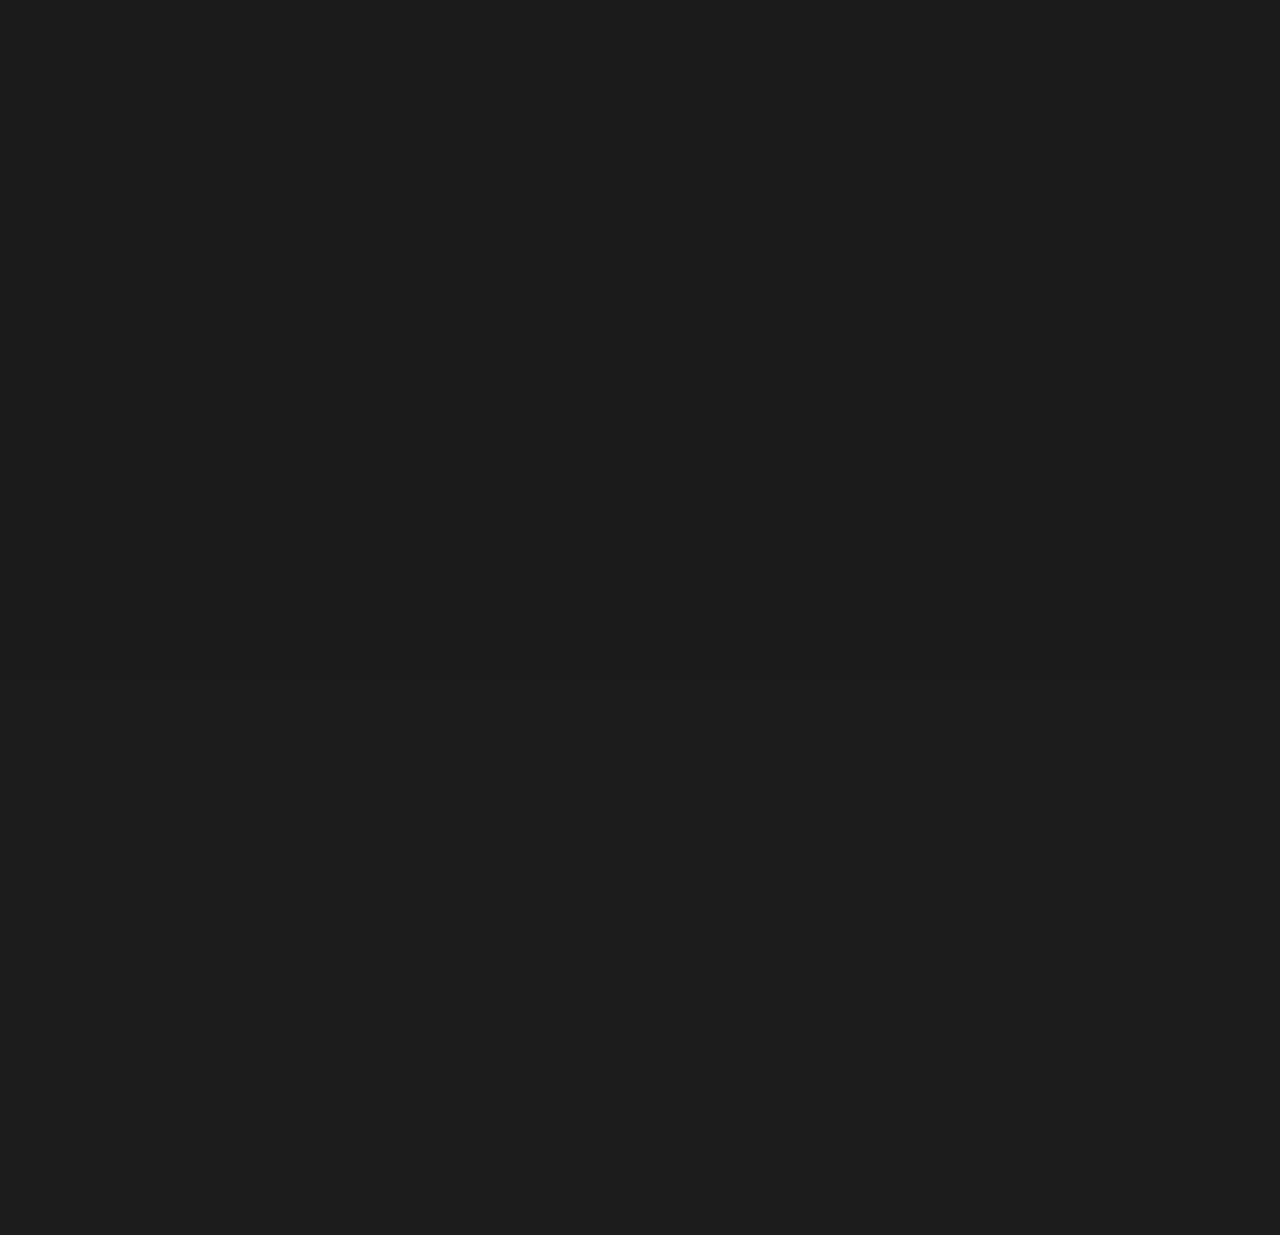
<file: about-us.html>
<!DOCTYPE html>
<html lang="en">
<head>
  <meta charset="UTF-8">
  <meta name="viewport" content="width=device-width, initial-scale=1.0">
  <title>About Us</title>
  <!-- Bootstrap -->
  <link rel="stylesheet" href="https://cdn.jsdelivr.net/npm/bootstrap@5.3.2/dist/css/bootstrap.min.css	">
  <!-- Css -->
  <link rel="stylesheet" href="./assets/css/about-style.css">
  <!-- Swiper Js -->
  <link rel="stylesheet" href="https://cdn.jsdelivr.net/npm/swiper@11/swiper-bundle.min.css"/>
  <!-- AOS -->
  <link href="https://unpkg.com/aos@2.3.1/dist/aos.css" rel="stylesheet">
  <!-- Lexend Google Font -->
  <link rel="preconnect" href="https://fonts.googleapis.com">
  <link rel="preconnect" href="https://fonts.gstatic.com" crossorigin>
  <link href="https://fonts.googleapis.com/css2?family=Lexend:wght@300;400;700;800;900&family=Merriweather:wght@300;400;700&family=Open+Sans:wght@500;700;800&family=Poppins:wght@300;400;600;700;800;900&display=swap" rel="stylesheet">
</head>
<body>
  <div>
    <img src="assets/images/home_images/dots.png" alt="">
  </div>
  <nav class="container navbar navbar-expand-lg col-lg col-11 z-1 my-4 fixed-top rounded-5">
    <div class="container">
      <div class="flex-grow-1 d-flex align-items-center gap-1" data-aos="zoom-in">
        <img src="assets/icons/home_icon/shape-30.png" alt="" data-aos="fade-right">
        <span class="text-white" data-aos="fade-left">YourBanK</span>
      </div>
      <button class="navbar-toggler border-0 rounded-5 border-btn-col" type="button" data-bs-toggle="collapse" data-bs-target="#navbarSupportedContent" aria-controls="navbarSupportedContent" aria-expanded="false" aria-label="Toggle navigation" data-aos="zoom-in">
        <img class="my-1" src="assets/icons/home_icon/Vector (Stroke).png" alt="">
      </button>
      <div class="collapse navbar-collapse justify-content-between" id="navbarSupportedContent">
        <ul class="navbar-nav mt-2 mt-lg-0 mb-2 mb-lg-0">
          <li class="nav-item" data-aos="zoom-in">
            <a class="nav-link text-white"href="./index.html">Home</a>
          </li>
          <li class="nav-item" data-aos="zoom-in">
            <a class="nav-link" href="./careers.html">Careers</a>
          </li>
          <li class="nav-item " data-aos="zoom-in">
            <a class="nav-link" style="background-color: #262626;" aria-current="page"  href="#">About</a>
          </li>
          <li class="nav-item" data-aos="zoom-in">
            <a class="nav-link" href="./security.html">Security</a>
          </li>
        </ul>
        <ul class="navbar-nav gx-2 mb-2 mb-lg-0">
          <li class="nav-item me-2 mb-2 mb-lg-0" data-aos="zoom-in">
            <a class="signup nav-link" href="./signup.html">Sign Up</a>
          </li>
          <li class="nav-item" data-aos="zoom-in">
            <a class="login nav-link" href="./login.html">Login</a>
          </li>
        </ul>
      </div>
    </div>
  </nav>
  
  <!-- welcome section -->
  <section id="welcome-section" class=" w-100 ">
      <div class="container-sm ">
        <div class="welcome d-flex flex-column flex-column-reverse  flex-lg-row   welcome-section-bg-col rounded-4 p-4 " data-aos="fade-up"  data-aos-delay="300" data-aos-duration="3000">
          <div class="welcome-text welcome-section-bg-col p-2 py-4  p-lg-5" data-aos="fade-right"  data-aos-delay="300" data-aos-duration="3000">
              <h2 class="text-white fs-6 text-center text-lg-start text-md-center ">Welcome to YourBank</h2>
              <h1 class="text-white text-center text-sm-start">Where Banking Meets <span class="text-b-main text-center text-sm-start">Excellence!</span></span></h1>
        
              <p class="text-secondary text-center text-sm-start">At YourBank, we believe that banking should be more than just transactions. It should be an experience that empowers individuals and businesses to thrive and reach their financial goals. As a trusted financial institution, we are committed to delivering exceptional banking services that go beyond expectations. With a focus on innovation, personalized solutions, and unwavering integrity, we strive to provide the best banking experience for our valued customers. Join us on this exciting journey and discover a new level of banking excellence.</p>
          </div>
            <div class="image">
                <img src="./images/section-1-image.png" alt="" class="welcome-image">
            </div>
        </div>
      </div>
  </section>


<!-- section-two -->
  <section id="mission-text">
      <div class="container-sm mt-5" data-aos="fade-right"  data-aos-delay="300">
          <h2 class="text-b-main  text-center text-sm-start">Mission & Vision</h2>
          <p class="text-secondary  text-center text-sm-start">We envision being a leading force in the industry, driven by innovation, integrity, and inclusivity, creating a brighter financial future for individuals and businesses while maintaining a strong commitment to customer satisfaction and community development</p>
      </div>
  </section>
  <!-- section-three -->
  <section id="mission" class="py-5 ">
      <div class="container-sm" data-aos="fade-left" data-aos-delay="300" data-aos-duration="3000" >
          <div class="container d-flex flex-column flex-lg-row gap-5 ">
              <img src="./images/mission image.png" alt="" class="w-100">
              <div class="mission-text d-flex align-content-center flex-column justify-content-center ">
                  <h2 class="text-white text-center text-sm-start">Mission</h2>
                  <p class="text-secondary  text-center text-sm-start">At YourBank, our mission is to empower our customers to achieve financial success. We are dedicated to delivering innovative banking solutions that cater to their unique needs. Through personalized services, expert guidance, and cutting-edge technology, we aim to build strong, lasting relationships with our customers. Our mission is to be their trusted partner, helping them navigate their financial journey and realize their dreams.</p>
              </div>
          </div>
      </div>
  </section>
  <!-- section-four -->
  <section id="vision" class="py-5 ">
      <div class="container-sm" data-aos="fade-right" data-aos-delay="300" data-aos-duration="3000">
          <div class="container d-flex flex-column flex-column-reverse  flex-lg-row gap-5 ">
              <div class="mission-text d-flex align-content-center flex-column justify-content-center ">
                  <h2 class="text-white text-center text-sm-start">Vision</h2>
                  <p class="text-secondary  text-center text-sm-start">At YourBank, our mission is to empower our customers to achieve financial success. We are dedicated to delivering innovative banking solutions that cater to their unique needs. Through personalized services, expert guidance, and cutting-edge technology, we aim to build strong, lasting relationships with our customers. Our mission is to be their trusted partner, helping them navigate their financial journey and realize their dreams.</p>
              </div> 
              <img src="./images/vision image.png" alt="" class="w-100 ">
          </div>
      </div>
  </section>
  <!-- section five -->
  <section id="press">
      <div class="press-container container-sm" data-aos="fade-right"  data-aos-delay="300">
          <h2 class="text-b-main  text-center text-sm-start ">Press Releases</h2>
          <p class="text-secondary text-center text-sm-start">Stay updated with the latest happenings and exciting developments at YourBank through our press releases.</p>
      </div>
  </section>
  <!-- section six -->
  <section id="press-card">
      <div class="press-card-contain container-sm" data-aos="zoom-in" data-aos-delay="300" data-aos-duration="3000">
          <div class="row gy-4 py-5 ">
              <div class="col col-md-12 col-lg-6">
                  <div class="card box-body p-4 rounded-4">
                      <img src="./images/press-image 1.png" alt="">
                      <div class="text mt-3 p-sm-4 p-2">
                        <h2 class="text-white fs-5">YourBank Launches New Rewards Program to Enhance Customer Loyalty and Satisfaction</h2>
                        <div class="d-flex text-secondary  gap-1  py-2">
                            <p class="rounded-5 px-2 welcome-text-bg-col fs-6 ">Location: India</p>
                            <p class="rounded-5 px-2 welcome-text-bg-col fs-6 ">Date: 06/11/2024</p>
                        </div>
                        <p class="text-secondary ">YourBank is pleased to announce the introduction of our new Rewards Program, aimed at rewarding our loyal customers and enhancing their banking experience. The program offers exclusive benefits, discounts, and personalized offers tailored to individual customer preferences. With this initiative, YourBank reaffirms its commitment to delivering exceptional value and building lasting relationships with our valued customers.</p>
                      </div>
                  </div>
              </div>
              <div class="col col-md-12 col-lg-6">
                  <div class="card box-body p-4 rounded-4">
                      <img src="./images/press-image 2.png" alt="">
                      <div class="text mt-3 p-sm-4 p-2">
                        <h2 class="text-white fs-5 ">YourBank Expands Branch Network with Opening of New Location in Chennai</h2>
                        <div class="d-flex  text-secondary  gap-1  py-2">
                            <p class="rounded-5 px-2 welcome-text-bg-col fs-6 ">Location: India</p>
                            <p class="rounded-5 px-2 welcome-text-bg-col fs-6 ">Date: 06/11/2024</p>
                        </div>
                        <p class="text-secondary ">YourBank is pleased to announce the introduction of our new Rewards Program, aimed at rewarding our loyal customers and enhancing their banking experience. The program offers exclusive benefits, discounts, and personalized offers tailored to individual customer preferences. With this initiative, YourBank reaffirms its commitment to delivering exceptional value and building lasting relationships with our valued customers.</p>
                      </div>
                  </div>
              </div>
              <div class="col col-md-12 col-lg-6">
                  <div class="card box-body p-4 rounded-4">
                      <img src="./images/press-image 3.png" alt="">
                      <div class="text mt-3 p-sm-4 p-2">
                        <h2 class="text-white fs-5 ">YourBank Partners with Local Nonprofit to Support Financial Education Initiatives</h2>
                        <div class="d-flex text-secondary  gap-1  py-2">
                            <p class="rounded-5 px-2 welcome-text-bg-col text-secondary fs-6 ">Location: India</p>
                            <p class="rounded-5 px-2 welcome-text-bg-col text-secondary fs-6 ">Date: 06/11/2024</p>
                        </div>
                        <p class="text-secondary ">YourBank is pleased to announce the introduction of our new Rewards Program, aimed at rewarding our loyal customers and enhancing their banking experience. The program offers exclusive benefits, discounts, and personalized offers tailored to individual customer preferences. With this initiative, YourBank reaffirms its commitment to delivering exceptional value and building lasting relationships with our valued customers.</p>
                      </div>
                  </div>
              </div>
              <div class="col col-md-12 col-lg-6">
                  <div class="card box-body p-4 rounded-4">
                      <img src="./images/press-image 4.png" alt="">
                      <div class="text mt-3 p-sm-4 p-2">
                        <h2 class="text-white fs-5 ">YourBank Launches Sustainable Banking Initiative to Promote Environmental Responsibility</h2>
                        <div class="d-flex text-secondary  gap-1  py-2">
                            <p class="rounded-5 px-2 welcome-text-bg-col text-secondary fs-6 ">Location: India</p>
                            <p class="rounded-5 px-2 welcome-text-bg-col text-secondary fs-6 ">Date: 06/11/2024</p>
                        </div>
                        <p class="text-secondary ">YourBank is pleased to announce the introduction of our new Rewards Program, aimed at rewarding our loyal customers and enhancing their banking experience. The program offers exclusive benefits, discounts, and personalized offers tailored to individual customer preferences. With this initiative, YourBank reaffirms its commitment to delivering exceptional value and building lasting relationships with our valued customers.</p>
                      </div>
                  </div>
              </div>
          </div>
      </div>
  </section>
    <!-- Footer -->
    <footer class="welcome-section-bg-col py-5">
      <div class="footer-contain container-sm py-5 ">
        <div class="yourbank d-flex justify-content-center align-items-center  text-white gap-1 " data-aos="zoom-in">
          <img src="assets/icons/home_icon/shape-30.png" alt="" class="align-content-center  align-items-center ">
          <p class="mt-3">YourBank</p>
        </div>
        <div class="list mt-5">
          <ul class="navbar-nav d-flex flex-row align-content-center justify-content-center gap-1 gap-lg-5   text-white  ">
            <li class="nav-item" data-aos="zoom-in">
              <a class="footer-link text-white" href="./index.html">Home</a>
            </li>
            <li class="nav-item" data-aos="zoom-in">
              <a class="footer-link text-white" href="./careers.html">Careers</a>
            </li>
            <li class="nav-item " data-aos="zoom-in">
              <a class="footer-link text-white  " href="./about-us.html">About</a>
            </li>
            <li class="nav-item" data-aos="zoom-in">
              <a class="footer-link text-white" href="./security.html">Security</a>
            </li>   
          </ul>
        </div>
        <div class="social-handles  d-flex flex-wrap flex-sm-row   gap-2 align-content-center justify-content-center   mt-5 text-white   py-3 ">
          <div data-aos="zoom-in">
            <img src="assets/icons/home_icon/email.png" alt="" class="">
          </div>
          <div data-aos="zoom-in">
            <p>hello@skillbirdge.com</p>
          </div>
          <div data-aos="zoom-in">
            <img src="assets/icons/home_icon/phone.png" alt="">
          </div>
          <div data-aos="zoom-in">
            <p>+91 91813 23 2309</p>
          </div>
          <div data-aos="zoom-in">
            <img src="assets/icons/home_icon/location.png" alt="" class="">
          </div>
          <div data-aos="zoom-in">
            <p>Somewhere in the World</p>
          </div>
        </div>
        <div class=" mt-5 p-2   rounded-5 text-white  footer-border-col  container-sm welcome-text-bg-col " data-aos="zoom-in">
          <div class="container d-flex flex-column flex-sm-row  align-items-center  justify-content-between ">
            <div class=" d-flex gap-2 px-2 social" data-aos="fade-right">
              <a class="facebook rounded-circle social-bg-col text-center p-2" href="#" data-aos="fade-down-right">
                <img src="assets/icons/home_icon/facebook.png" alt="">
              </a>
              <a class="twitter rounded-circle social-bg-col text-center p-2"  href="#" data-aos="fade-up-right">
                <img src="assets/icons/home_icon/twitter.png" alt="">
              </a>
              <a class="linkdeln rounded-circle social-bg-col text-center p-2" href="#" data-aos="fade-down-left">
                <img src="assets/icons/home_icon/linkedin.png" alt="">
              </a>
            </div>
            <div data-aos="fade-up">
              <p class="mt-2 line-text-col  ">YourBank All Rights Reserved</p>
            </div>
    
            <div class="d-flex gap-2 "data-aos="fade-left">
              <a class="mt-2 line-text-col text-decoration-none" href="#">Privacy Policy</a>
              <div class="line "></div>
              <a class="mt-2 line-text-col text-decoration-none" href="#">Terms of Service</a>
            </div>
          </div>
        </div>
      </div>
    </footer>



  <!-- Js Bootstrap -->
  <script src="https://cdn.jsdelivr.net/npm/bootstrap@5.3.2/dist/js/bootstrap.bundle.min.js"></script>
  <!-- Swiper Js -->
  <script src="https://cdn.jsdelivr.net/npm/swiper@11/swiper-bundle.min.js"></script>
  <!-- AOS -->
  <script src="https://unpkg.com/aos@2.3.1/dist/aos.js"></script>
  <script>AOS.init();</script>
</body>
</html>
</file>
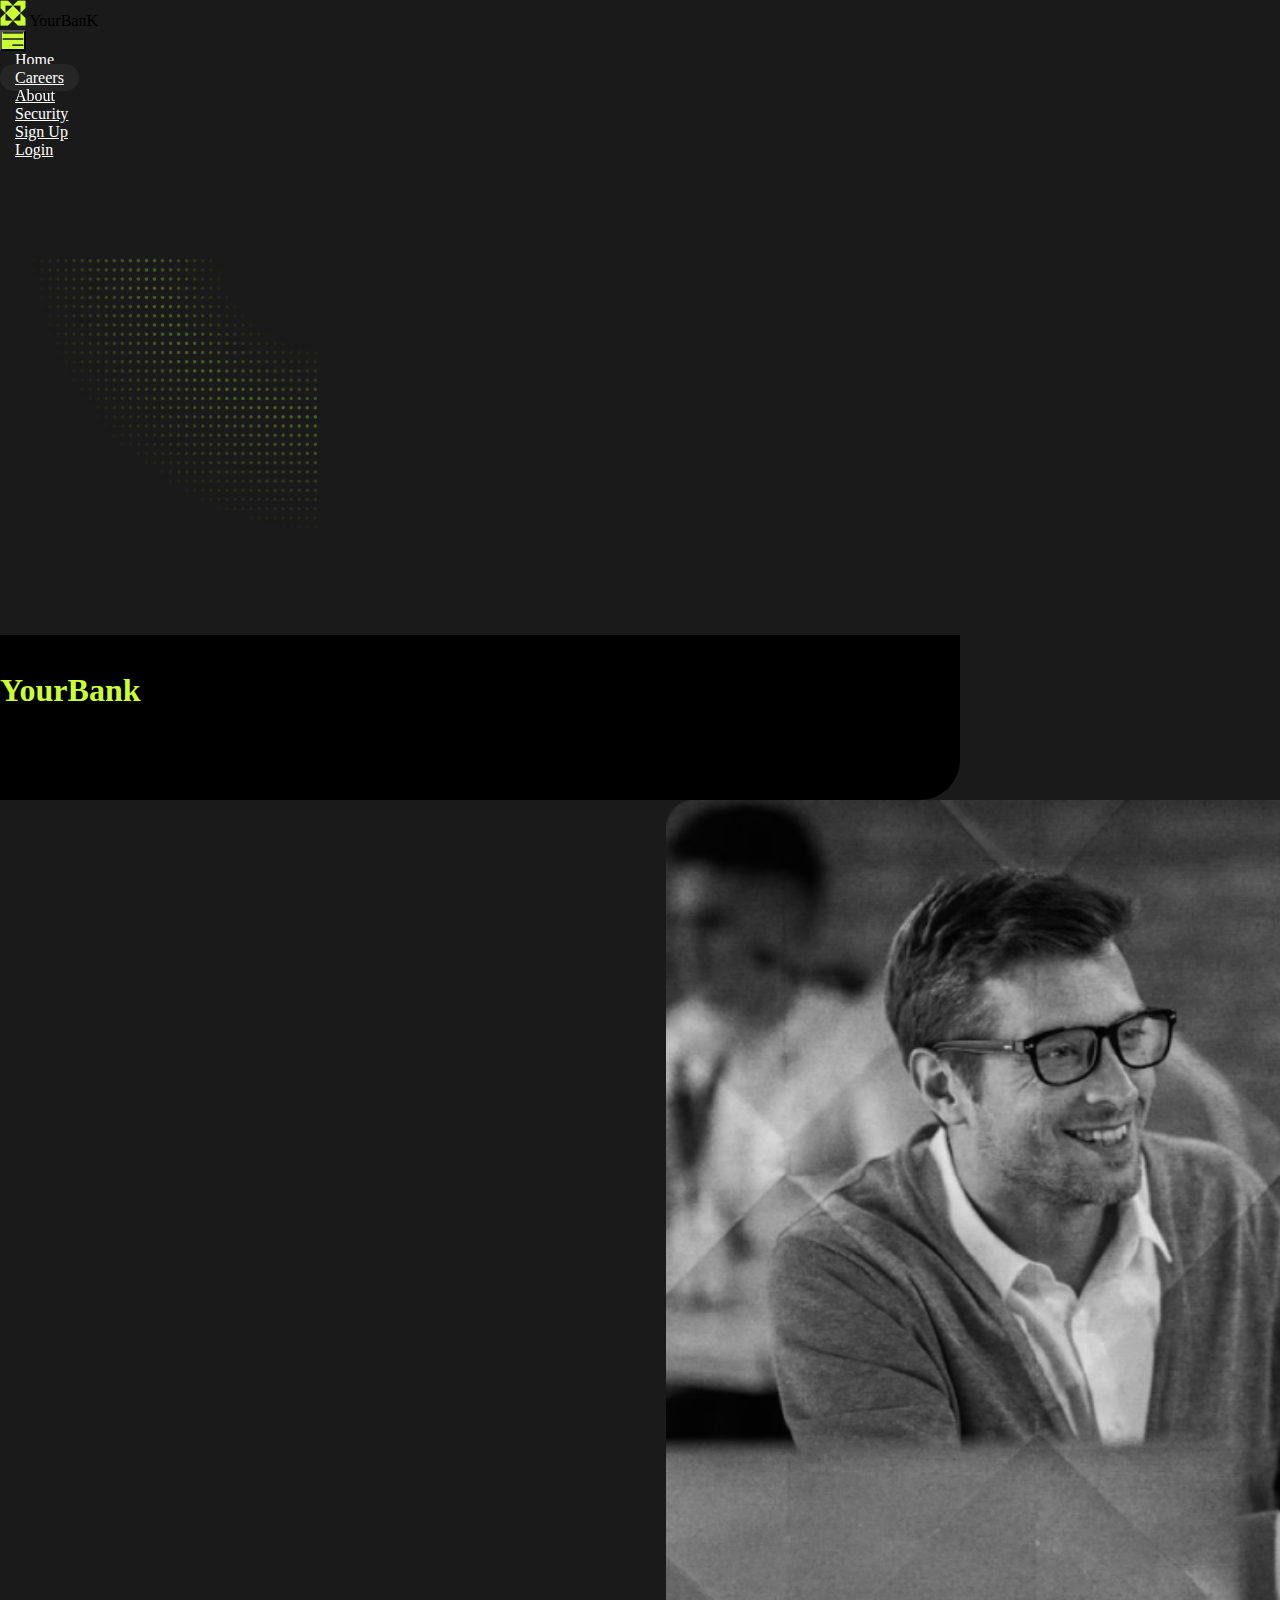
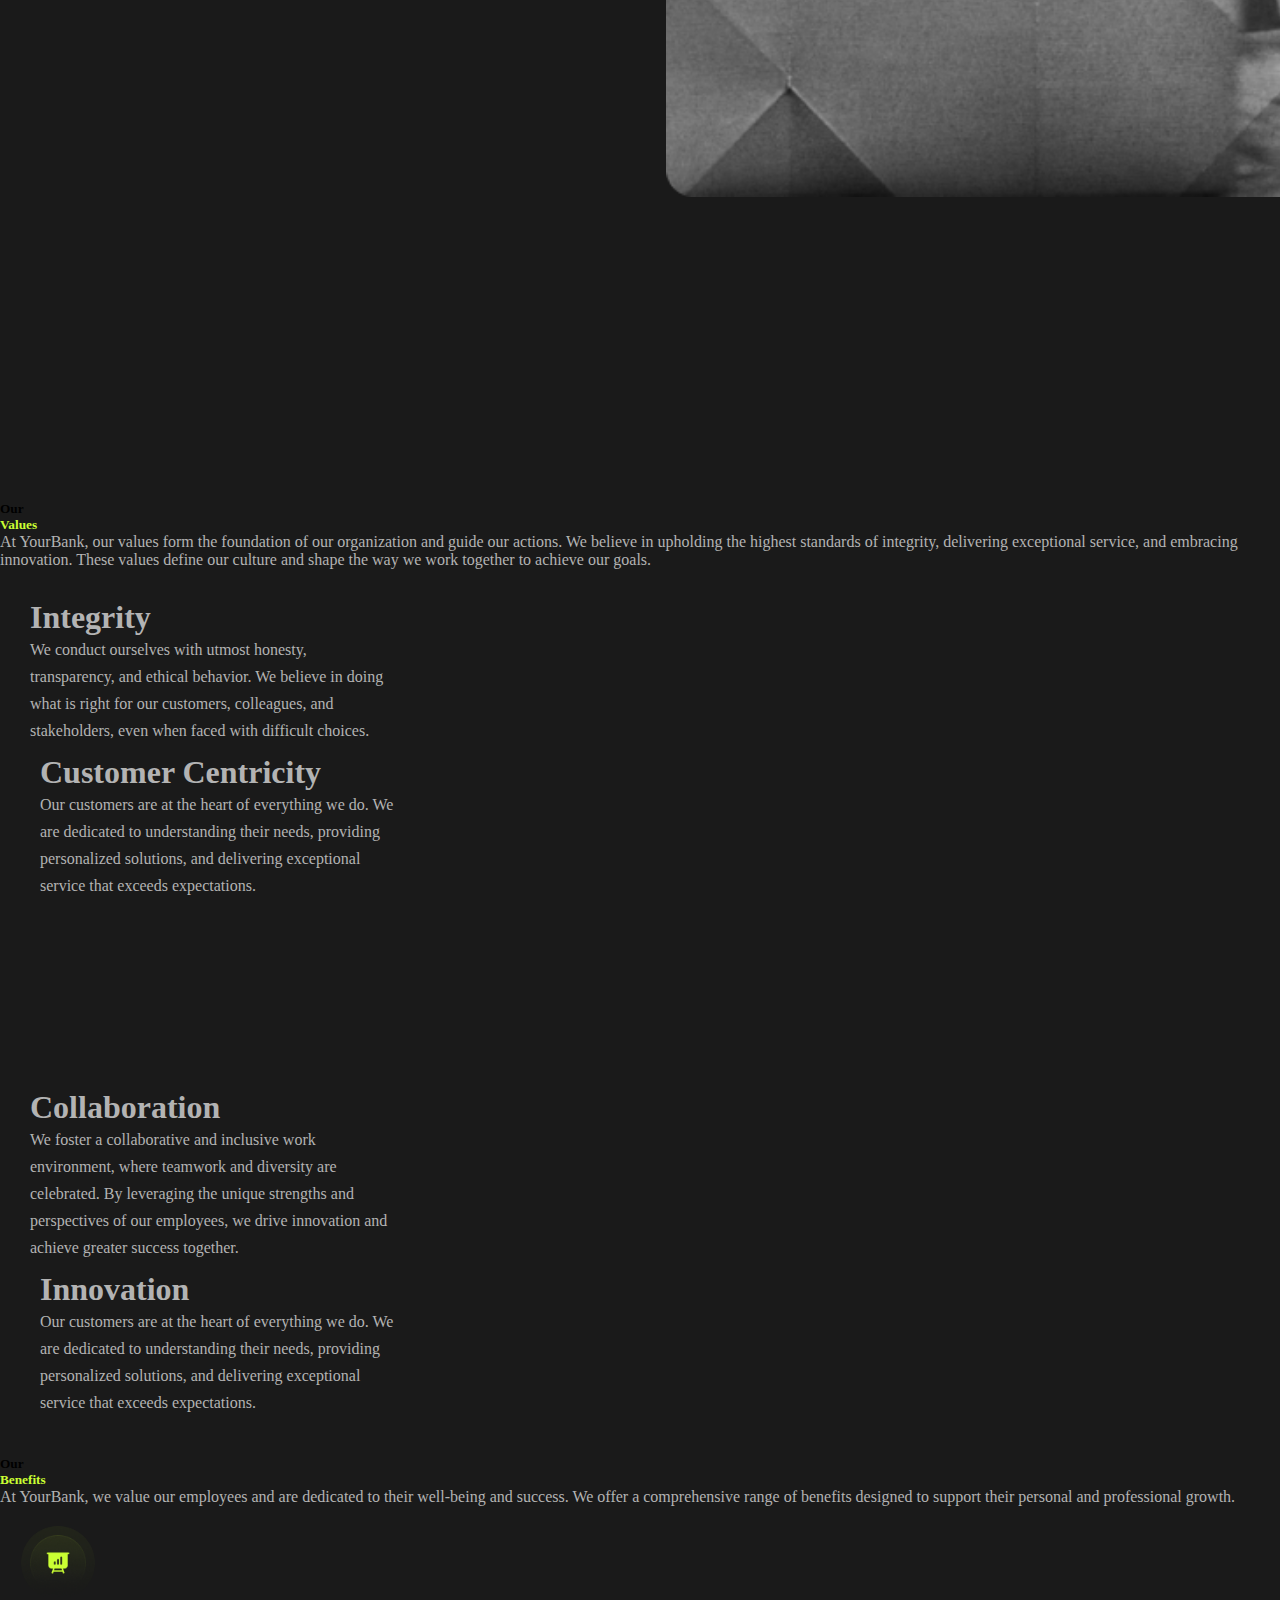
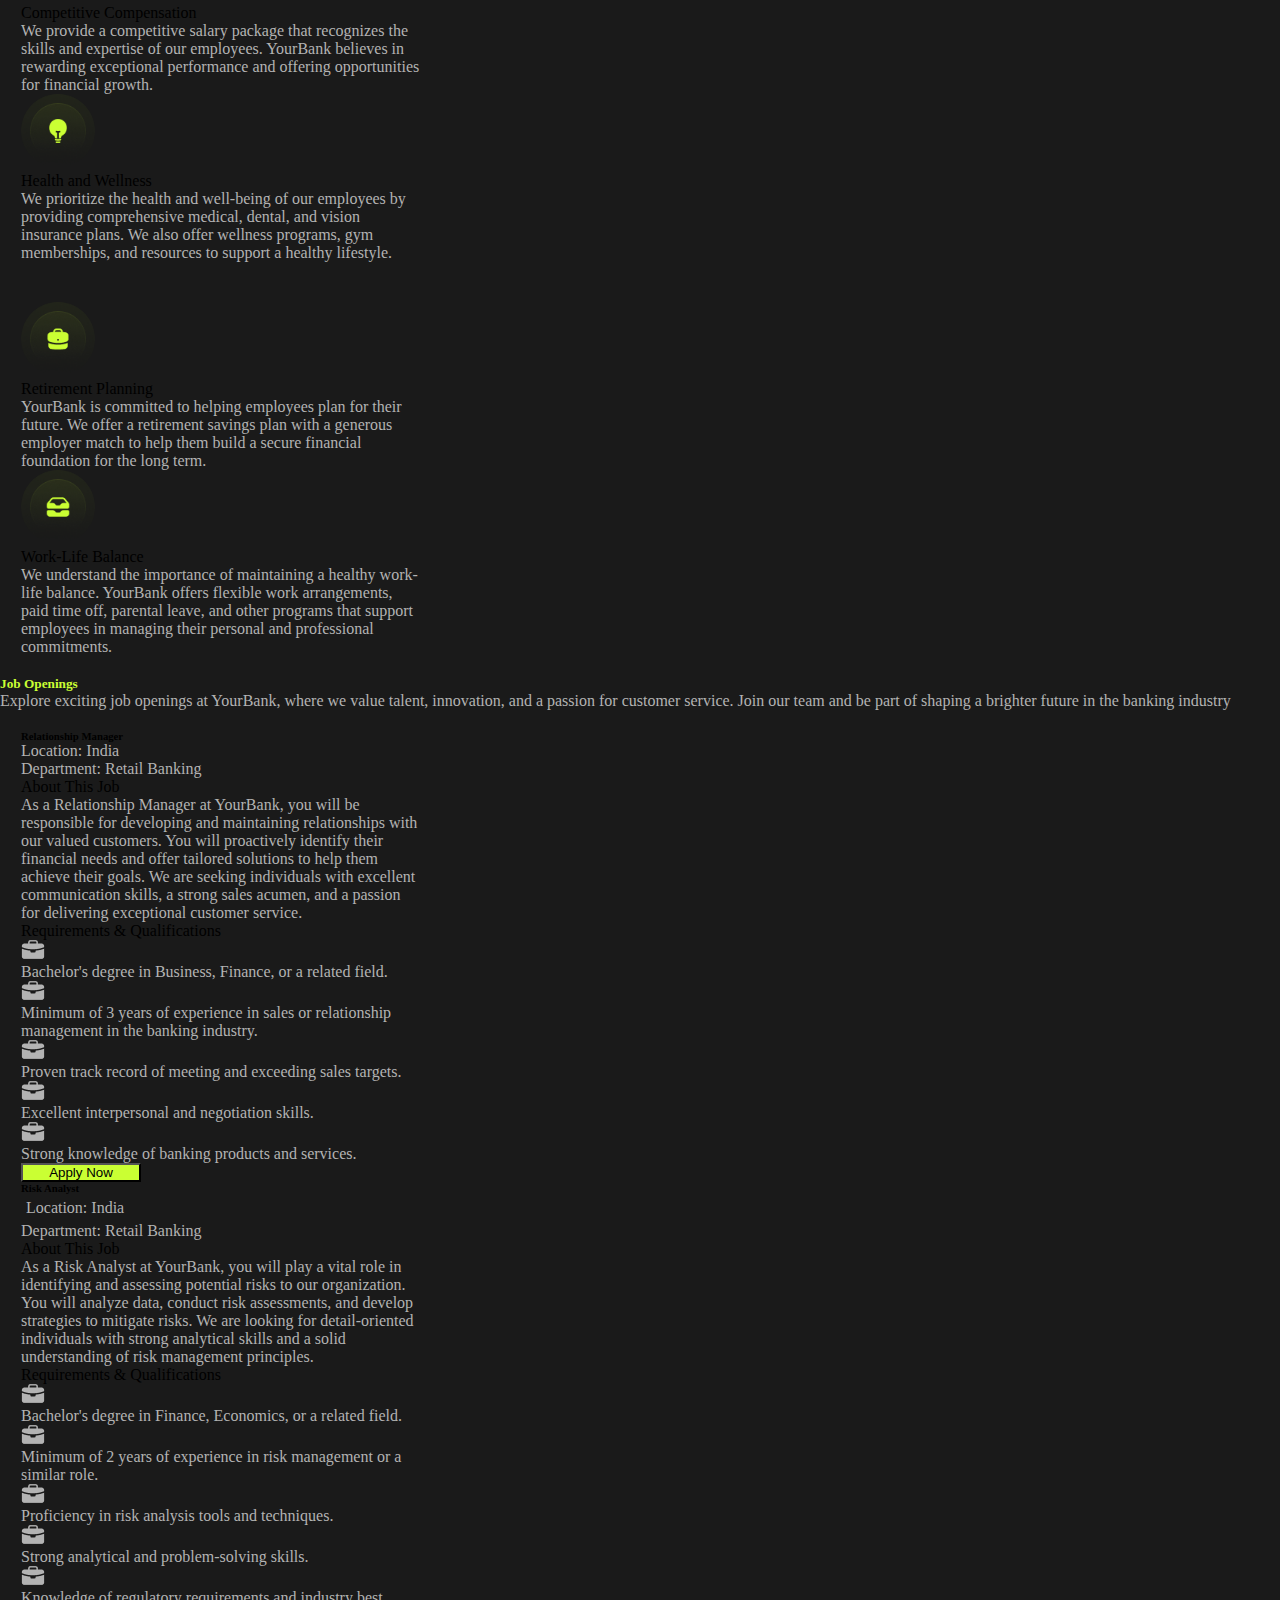
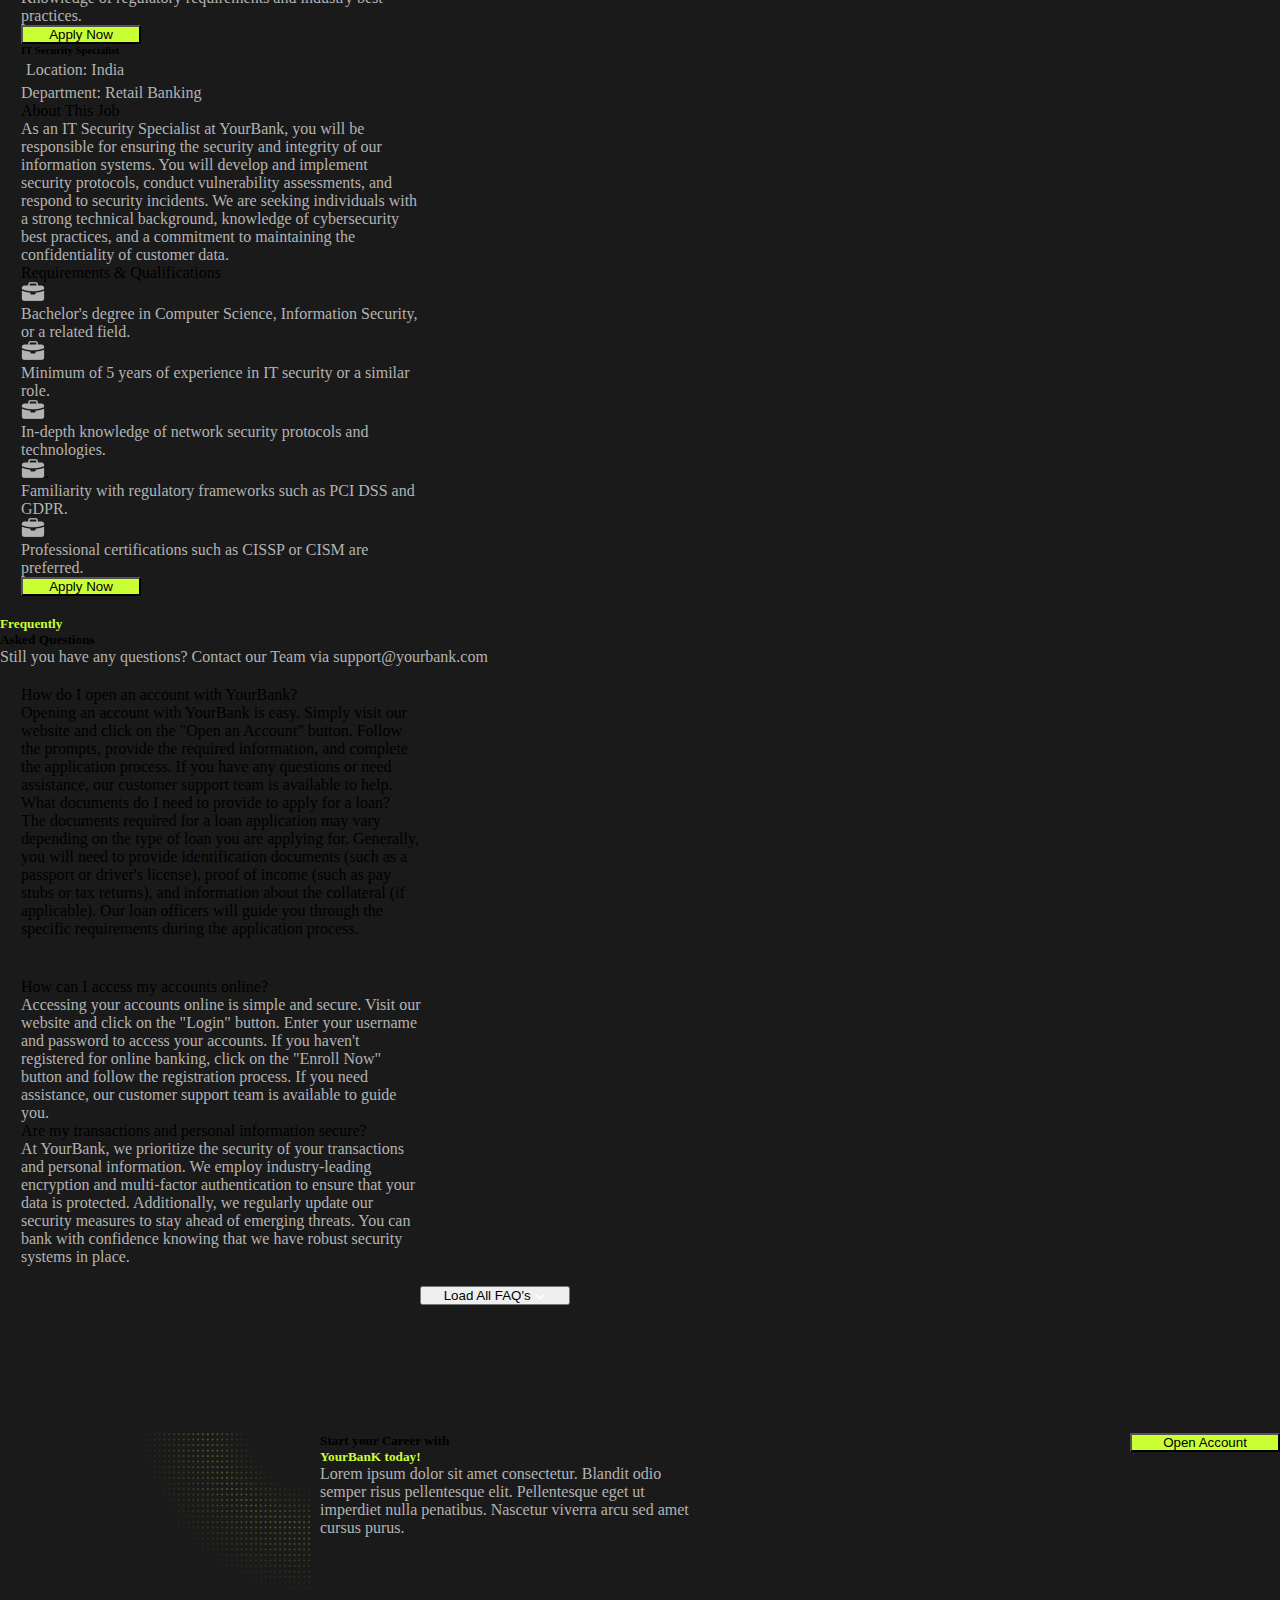
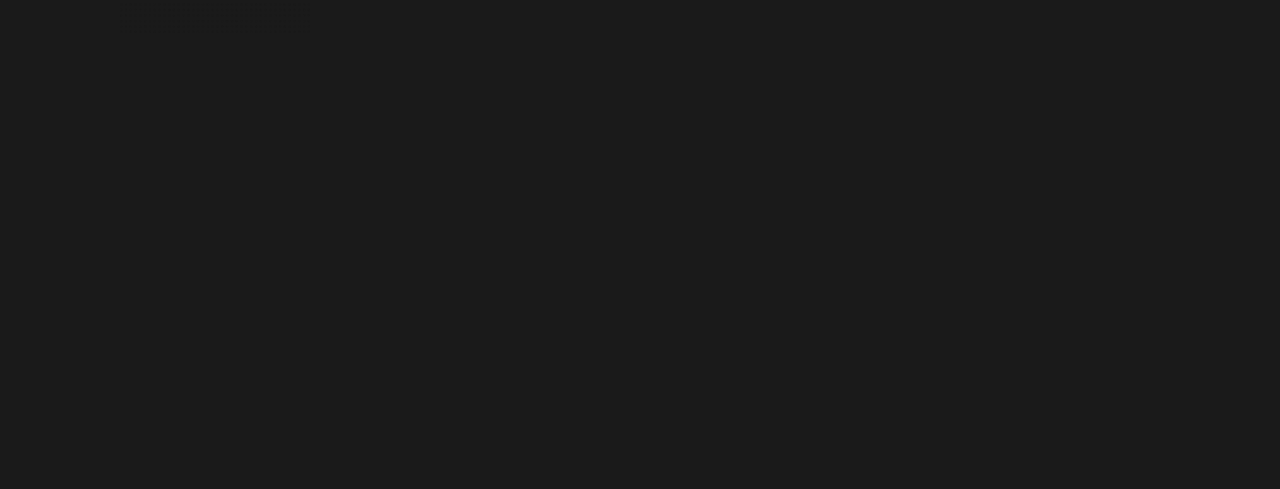
<file: careers.html>
<!DOCTYPE html>
<html lang="en">
<head>
    <meta charset="UTF-8">
    <meta name="viewport" content="width=device-width, initial-scale=1.0">
    <title>Careers</title>

    <!-- Bootstrap CDN -->
    <link href="https://cdn.jsdelivr.net/npm/bootstrap@5.3.2/dist/css/bootstrap.min.css"
     rel="stylesheet"
      integrity="sha384-T3c6CoIi6uLrA9TneNEoa7RxnatzjcDSCmG1MXxSR1GAsXEV/Dwwykc2MPK8M2HN" 
      crossorigin="anonymous"/>

    <!-- CSS -->
    <link rel="stylesheet" href="./assets/css/career_style.css">
    <!-- AOS -->
    <link href="https://unpkg.com/aos@2.3.1/dist/aos.css" rel="stylesheet">
</head>
<body>

  <!-- Navbar -->

    <nav class="container navbar navbar-expand-lg col-lg col-11 z-1 my-4 fixed-top border rounded-5">
    <div class="container">
      <div class="flex-grow-1 d-flex align-items-center gap-1">
        <img src="assets/icons/home_icon/shape-30.png" alt="">
        <span class="text-white">YourBanK</span>
      </div>
      <button class="navbar-toggler border-0 rounded-5 border-btn-col" type="button" data-bs-toggle="collapse" data-bs-target="#navbarSupportedContent" aria-controls="navbarSupportedContent" aria-expanded="false" aria-label="Toggle navigation">
        <img src="assets/icons/home_icon/Vector (Stroke).png" alt="">
      </button>
      <div class="collapse navbar-collapse jusitfy-content-between" id="navbarSupportedContent">
        <ul class="navbar-nav mt-2 mt-lg-0 mb-2 mb-lg-0">
          <li class="nav-item">
            <a class="nav-link text-white" href="./index.html">Home</a>
          </li>
          <li class="nav-item">
            <a class="nav-link text-white active" style="background-color: #262626;" aria-current="page" href="#">Careers</a>
          </li>
          <li class="nav-item " data-aos="zoom-in">
            <a class="nav-link" href="./about-us.html">About</a>
          </li>
          <li class="nav-item">
            <a class="nav-link text-white" href="./security.html">Security</a>
          </li>
        </ul>
        <ul class="navbar-nav ms-auto gx-2 mb-2 mb-lg-0">
          <li class="nav-item me-2 mb-2 mb-lg-0">
            <a class="signup nav-link text-white" href="./signup.html">Sign Up</a>
          </li>
          <li class="nav-item">
            <a class="login nav-link " href="./login.html">Login</a>
          </li>
        </ul>
      </div>
    </div>
  </nav>


  

    <!-- Hero Section  -->
  <main>
  <div class="container-sm  py-5 d-flex hero ">
  <div class=" d-flex justify-content-end ms-auto
  "><img src="./career_imgs/Abstract Design.png" alt="" class="pri-color"> </div>
  <div class="row position-absolute">
      <div class= "position-absolute card" style="width: 75%;  margin-top: 3%; border-radius: 0px 0px 40px ">
      <span class="d-flex ms-4">
          <h1 class="mt-4 text-white">Welcome to</h1>
          <h1 class=" ms-2 mt-4 pri-color">YourBank</h1>
      </span>
      <h1 class="ms-4 text-white">Careers!</h1>
          <div class="m-4 mb-5 px-2">
          
          <p class="text-white">Join our team and embark on a rewarding journey in the banking industry. At YourBank, 
              we are committed to fostering a culture of excellence and providing opportunities for professional growth. 
              With a focus on innovation, customer service, and integrity, we strive to make a positive impact in the lives of our customers and communities. 
              Join us today and be a part of our mission to shape the future of banking.
            </p>
          </div>
      </div>
      <img src="./career_imgs/Image.png" alt="" class="pt-4" style="width: 98%; margin-left: 52%;">
     </div>
  </div>
</main>

<!-- Values section  -->
          <section class="py-5 ">
           <div class="container-sm">
            <span class="d-flex">
             <h5 class="text-white">Our</h5>
               <h5 class="ms-1 pri-color">Values</h5>
                </span>
                <p class="value-text">At YourBank, our values form the foundation of our organization and guide our actions.
                We believe in upholding the highest standards of integrity, delivering exceptional service, and embracing innovation. 
               These values define our culture and shape the way we work together to achieve our goals.
                </p>
               <div class="row pt-5 d-flex value">
               <div class="col-md-4 col-lg-3 col-12 border-start ">
               <h1 class="value-text">Integrity</h2>
                <p class=" mt-4 p-value value-text">We conduct ourselves with utmost honesty, transparency, and ethical behavior. 
                  We believe in doing what is right for our customers, colleagues, and stakeholders, even when faced with difficult choices.
                 </p>
                  </div>
                   <div class="col-md-4 col-lg-3 col-12 right-value border-start">
                   <h1 class="h-value">Customer Centricity</h1>
                   <p class="mt-4 px-1 ms-1 p-value value-text">Our customers are at the heart of everything we do. We are dedicated to understanding their needs, 
                   providing personalized solutions, and delivering exceptional service that exceeds expectations.
                    </p>
                   </div>
                      </div>
                     <div class="row d-flex second-value">
                    <div class="left-value col-md-4 col-lg-3 col-12 border-start">
                    <h1 class="value-text">Collaboration</h2>
                    <p class=" mt-4 p-value value-text">We foster a collaborative and inclusive work environment, where teamwork and diversity are celebrated. 
                     By leveraging the unique strengths and perspectives of our employees, we drive innovation and achieve greater success together.
                    </p>
                    </div>
                      <div class="col-md-4 col-lg-3 col-12 right-value border-start">
                      <span class= "text-start">
                       <h1 class="h-value ms-2 value-text">Innovation</h1>
                       <p class="mt-4 px-1 ms-1 p-value value-text">Our customers are at the heart of everything we do. We are dedicated to understanding their needs, 
                        providing personalized solutions, and delivering exceptional service that exceeds expectations.
                       </p>
                     </span>
                    </div>
                 </div>
             </div>
           </section >

     <!-- Benefits section -->
               <section class="py-5 ">
                <div class="container-sm">
                  <div class="col-md-8">
                   <span class=" d-flex gx-5">
                    <h5 class="text-white" >Our</h5>
                     <h5 class="ms-1 pri-color">Benefits</h5>
                   </span>
                    </div>
                    <p class="value-text">At YourBank, we value our employees and are dedicated to their well-being and success. 
                     We offer a comprehensive range of benefits designed to support their personal and professional growth.
                     </p>

                   <div class="row benefits d-flex ms-4 pt-5 mb-5">
                    <div class="benefit-text col-md-4 col-lg-3 col-12 shadow-sm">
                   <span class="d-flex">
                  <p ><img src="./career_imgs/competitive icon.png" alt="" width="74px"></p>
                   <p class="mt-4 text-white">Competitive Compensation</p>
                    </span>
                    <p class="value-text">We provide a competitive salary package that recognizes the skills and expertise of our employees. 
                        YourBank believes in rewarding exceptional performance and offering opportunities for financial growth.
                    </p>
                   </div>

                    <div class="benefit-text col-md-4 col-lg-3 col-12 shadow-sm">
                     <span class="d-flex">
                    <p class="fs-5"><img src="./career_imgs/health icon.png" alt="" width="74px"></p>
                     <p class="mt-4 text-white">Health and Wellness</p>
                    </span>
                    <p class="value-text">We prioritize the health and well-being of our employees by providing comprehensive medical, dental, and vision insurance plans. 
                        We also offer wellness programs, gym memberships, and resources to support a healthy lifestyle.
                    </p>
                   </div>
                 </div>
                   <div class="row benefits d-flex ms-4 mt-5 pt-5">
                    <div class="benefit-text col-md-4 col-lg-3 col-12 shadow-sm">
                    <span class="d-flex">
                     <p class="fs-5"><img src="./career_imgs/retire icon.png" alt="" width="74px"></p>
                     <p class="mt-4 text-white">Retirement Planning</p>
                    </span>
                    <p class="value-text">YourBank is committed to helping employees plan for their future.
                    We offer a retirement savings plan with a generous employer match to help them build a secure financial foundation for the long term.
                    </p>
                       </div>
    
                     <div class="benefit-text col-md-4 col-lg-3 col-12 shadow-sm">
                       <span class="d-flex">
                        <p class="fs-5"><img src="./career_imgs/work-life icon.png" alt="" width="74px"></p>
                          <p class="mt-4 text-white">Work-Life Balance</p>
                          </span>
                           <p class="value-text">We understand the importance of maintaining a healthy work-life balance. 
                            YourBank offers flexible work arrangements, paid time off, parental leave, 
                            and other programs that support employees in managing their personal and professional commitments.
                           </p>
                         </div>
                       </div>
                    </div> 
                 </section>

     
                 <!-- Job Openings section  -->
                <section>
                <div class="container-sm mt-4">
               <h5 class="pri-color">Job Openings</h5> 
               <p class="value-text">Explore exciting job openings at YourBank, where we value talent, innovation, and a passion for customer service. 
                Join our team and be part of shaping a brighter future in the banking industry</p>
                <div class="row job d-flex ms- mt-5 pt-5">
                    <div class="job-text col-md-4 col-lg-3 col-12 shadow-sm jd">
                        <h6 class="fs-5 text-white">Relationship Manager</h6>
                            <span class="d-flex mt-1">
                             <p class= "fs-6 mt-1 value-text">Location: India</p>
                               <p class="fs-6 ms-4 mt-1 value-text"> Department: Retail Banking</p>
                                </span>
                                <p class="fs-6 mt-4 fw-bold text-white">About This Job</p>
                                <p class="mt-3 fs-6 value-text ">As a Relationship Manager at YourBank, you will be responsible for developing and maintaining relationships with our valued customers. 
                                 You will proactively identify their financial needs and offer tailored solutions to help them achieve their goals.
                                  We are seeking individuals with excellent communication skills, a strong sales acumen, and a passion for delivering exceptional customer service.
                                </p>
                                <p class="fs-5 mt-4 fw-bold text-white">Requirements & Qualifications</p>
                                <span class="d-flex">
                                    <p class= "fs-6"><img src="./career_imgs/portfolio icon.png" alt=""></p>
                                      <p class="fs-6 ms-2 mt-1 value-text">Bachelor's degree in Business, Finance, or a related field.</p>
                                       </span>
                                       <span class="d-flex">
                                        <p class= "fs-6"><img src="./career_imgs/portfolio icon.png" alt=""></p>
                                          <p class="fs-6 ms-2 mt-1 value-text">Minimum of 3 years of experience in sales or relationship management in the banking industry.</p>
                                           </span>
                                           <span class="d-flex">
                                            <p class= "fs-6"><img src="./career_imgs/portfolio icon.png" alt=""></p>
                                              <p class="fs-6 ms-2 mt-1 value-text">Proven track record of meeting and exceeding sales targets.</p>
                                               </span>
                                               <span class="d-flex">
                                                <p class= "fs-6"><img src="./career_imgs/portfolio icon.png" alt=""></p>
                                                  <p class="fs-6 ms-2 mt-1 value-text">Excellent interpersonal and negotiation skills.</p>
                                                   </span>
                                                   <span class="d-flex">
                                                    <p class= "fs-6"><img src="./career_imgs/portfolio icon.png" alt=""></p>
                                                      <p class="fs-6 ms-2 mt-1 value-text">Strong knowledge of banking products and services.</p>
                                                       </span>
                                                       <Button class="rounded-5 py-2 mt- mb-5 apply" style="width: 120px;">
                                                        Apply Now</Button>
                                                       </div>
            
                                                      <div class="job-text col-md-4 col-lg-3 col-12 shadow-sm jd">
                                                      <h6 class="fs-5 text-white">Risk Analyst</h6>
                                                      <span class="d-flex mt-1">
                                                    <p class= "fs-6 opening value-text">Location: India</p>
                                                    <p class="fs-6 ms-4 mt-1 value-text"> Department: Retail Banking</p>
                                                   </span>
                                             <p class="fs-6 mt-4 fw-bold text-white">About This Job</p>
                                               <p class="mt-3 fs-6 value-text ">As a Risk Analyst at YourBank, you will play a vital role in identifying and assessing potential risks to our organization. 
                                              You will analyze data, conduct risk assessments, and develop strategies to mitigate risks. 
                                              We are looking for detail-oriented individuals with strong analytical skills and a solid understanding of risk management principles.
                                             </p>
                                            <p class="fs-5 mt-5 fw-bold text-white">Requirements & Qualifications</p>
                                             <span class="d-flex">
                                             <p class= "fs-6"><img src="./career_imgs/portfolio icon.png" alt=""></p>
                                         <p class="fs-6 ms-2 mt-1 value-text">Bachelor's degree in Finance, Economics, or a related field.</p>
                                          </span>
                                          <span class="d-flex">
                                           <p class= "fs-6"><img src="./career_imgs/portfolio icon.png" alt=""></p>
                                             <p class="fs-6 ms-2 mt-1 value-text">Minimum of 2 years of experience in risk management or a similar role.</p>
                                              </span>
                                              <span class="d-flex">
                                               <p class= "fs-6"><img src="./career_imgs/portfolio icon.png" alt=""></p>
                                                 <p class="fs-6 ms-2 mt-1 value-text">Proficiency in risk analysis tools and techniques.</p>
                                                  </span>
                                                  <span class="d-flex">
                                                   <p class= "fs-6"><img src="./career_imgs/portfolio icon.png" alt=""></p>
                                                     <p class="fs-6 ms-2 mt-1 value-text">Strong analytical and problem-solving skills.</p>
                                                      </span>
                                                      <span class="d-flex">
                                                       <p class= "fs-6"><img src="./career_imgs/portfolio icon.png" alt=""></p>
                                                         <p class="fs-6 ms-2 mt-1 value-text">Knowledge of regulatory requirements and industry best practices.</p>
                                                          </span>
                                                          <Button class="apply rounded-5 py-2 mt-5 mb-2" style="width: 120px;">
                                                           Apply Now</Button>
                                                           </div>
                                                         <div class="job-text col-md-4 col-lg-3 col-12 shadow-sm">
                                                           <h6 class="fs-5 text-white">IT Security Specialist</h6>
                                                           <span class="d-flex mt-1">
                                                             <p class= "fs-6  opening value-text">Location: India</p>
                                                               <p class="fs-6 ms-4 mt-1 value-text"> Department: Retail Banking</p>
                                                                </span>
                                                                <p class="fs-6 mt-4 fw-bold text-white">About This Job</p>
                                                                <p class="mt-3 fs-6 value-text ">As an IT Security Specialist at YourBank, you will be responsible for ensuring the security and integrity of our information systems. 
                                                                 You will develop and implement security protocols, conduct vulnerability assessments, and respond to security incidents. 
                                                                 We are seeking individuals with a strong technical background, knowledge of cybersecurity best practices, 
                                                                 and a commitment to maintaining the confidentiality of customer data.
                                                               </p>
                                                               <p class="fs-5 mt-4 fw-bold text-white">Requirements & Qualifications</p>
                                                               <span class="d-flex">
                                                               <p class= "fs-6"><img src="./career_imgs/portfolio icon.png" alt=""></p>
                                                                 <p class="fs-6 ms-2 mt-1 value-text">Bachelor's degree in Computer Science, Information Security, or a related field.</p>
                                                                  </span>
                                                                 <span class="d-flex">
                                                                  <p class= "fs-6"><img src="./career_imgs/portfolio icon.png" alt=""></p>
                                                                     <p class="fs-6 ms-2 mt-1 value-text">Minimum of 5 years of experience in IT security or a similar role.</p>
                                                                     </span>
                                                                     <span class="d-flex">
                                                                       <p class= "fs-6"><img src="./career_imgs/portfolio icon.png" alt=""></p>
                                                                        <p class="fs-6 ms-2 mt-1 value-text">In-depth knowledge of network security protocols and technologies.</p>
                                                                          </span>
                                                                          <span class="d-flex">
                                                                          <p class= "fs-6"><img src="./career_imgs/portfolio icon.png" alt="">.</p>
                                                                             <p class="fs-6 ms-2 mt-1 value-text">Familiarity with regulatory frameworks such as PCI DSS and GDPR.</p>
                                                                             </span>
                                                                           <span class="d-flex">
                                                                         <p class= "fs-6"><img src="./career_imgs/portfolio icon.png" alt=""></p>
                                                                      <p class="fs-6 ms-2 mt-1 value-text">Professional certifications such as CISSP or CISM are preferred.</p>
                                                                    </span>
                                                             <Button class="apply rounded-5 py-2 mt-4 mb-5" style="width: 120px;">
                                                           Apply Now</Button>
                                                       </div>
                                                     </div>
                                                    </div>
                                                  </div>
                                               </section>

                                   <!-- Frequently Asked Questions Section  -->
            
                                    <section class="py-5 ">
                                       <div class="container-sm">
                                       <div class="col-md-8">
                                       <span class=" d-flex ms-4">
                                        <h5 class="pri-color">Frequently</h5>
                                        <h5 class="ms-1 text-white">Asked Questions</h5>
                                          </span>
                                         </div>
                                         <p class="ms-4 value-text">Still you have any questions? Contact our Team via support@yourbank.com
                                       </p>
                                       <div class="row ask d-flex pt-5 mb-5">
                                           <div class="benefit-text col-md-4 col-lg-3 col-12 shadow-sm">
                                            <p class="mt-4 border-bottom text-white">How do I open an account with YourBank?</p>
                                              <p class="text-white">Opening an account with YourBank is easy. Simply visit our website and click on the "Open an Account" button. 
                                               Follow the prompts, provide the required information, 
                                                 and complete the application process. If you have any questions or need assistance, our customer support team is available to help.
                                                    </p>
                                                     </div>

                                               <div class="benefit-text col-md-4 col-lg-3 col-12 shadow-sm">
                                                 <p class="border-bottom text-white">What documents do I need to provide to apply for a loan?</p>        
                                                 <p class="text-white">The documents required for a loan application may vary depending on the type of loan you are applying for. 
                                                   Generally, you will need to provide identification documents (such as a passport or driver's license), proof of income (such as pay stubs or tax returns), 
                                                  and information about the collateral (if applicable). Our loan officers will guide you through the specific requirements during the application process.
                                                 </p>
                                               </div>
                                               </div>
                                               <div class="row ask d-flex mt-5 pt-5">
                                               <div class="ask-text col-md-4 col-lg-3 col-12 shadow-sm">
                                              <p class="mt-4 border-bottom text-white">How can I access my accounts online?</p>     
                                              <p class="value-text">Accessing your accounts online is simple and secure. Visit our website and click on the "Login" button. 
                                               Enter your username and password to access your accounts. If you haven't registered for online banking, 
                                                click on the "Enroll Now" button and follow the registration process. 
                                               If you need assistance, our customer support team is available to guide you.
                                               </p>
                                               </div>
                                              <div class="ask-text col-md-4 col-lg-3 col-12 shadow-sm">
                                              <p class=" border-bottom border-light-subtle text-white">Are my transactions and personal information secure?</p>
                                            <p class="value-text">At YourBank, we prioritize the security of your transactions and personal information.
                                          We employ industry-leading encryption and multi-factor authentication to ensure that your data is protected.
                                        Additionally, we regularly update our security measures to stay ahead of emerging threats. 
                                        You can bank with confidence knowing that we have robust security systems in place.
                                        </p>
                                       </div>
                                       </div>
                                       <Button class="text-white rounded-5 py-2 mt-4 mb-5 faq-btn bg-dark" style="width: 150px;">
                                       Load All FAQ's <img src="./career_imgs/drop icon.png" alt=""></Button>
                                      </div> 
                                   </section>
 
                               <!-- Career Section -->
                                  <section>
                                   <div class="bank-career">
                                    <span class="img pri-color">
                                      <img src="./career_imgs/Abstract Design.png" alt="" style="width: 190px;">
                                       </span>
                                       <div class="start position-absolute">
                                       <span class="mt-3 d-flex">
                                        <h5 class="text-white">Start your Career with</h5>
                                       <h5 class="ms-1 pri-color">YourBanK today!</h5>
                                      </span>
                                        <p class="value-text">Lorem ipsum dolor sit amet consectetur. Blandit odio semper risus pellentesque elit. 
                                         Pellentesque eget ut imperdiet nulla penatibus. 
                                          Nascetur viverra arcu sed amet cursus purus.
                                          </p>
                                          </div>
                                         <div class="account-btn">
                                      <Button class="apply rounded-5 py-2 mt-4 mb-5 account-btn" style="width: 150px;">
                                     Open Account</Button>
                                  </div>
                                   </div>
                               </div>
                              </section>


                          <!-- Footer -->
                          <footer class="welcome-section-bg-col py-5" data-aos="zoom-in">
                            <div class="footer-contain container-sm py-5 ">
                              <div class="yourbank d-flex justify-content-center align-items-center  text-white gap-1 " data-aos="zoom-in">
                                <img src="assets/icons/home_icon/shape-30.png" alt="" class="align-content-center  align-items-center ">
                                <p class="mt-3">YourBank</p>
                              </div>
                              <div class="list mt-5">
                                <ul class="navbar-nav d-flex flex-row align-content-center justify-content-center gap-1 gap-lg-5   text-white  ">
                                  <li class="nav-item" data-aos="zoom-in">
                                    <a class="footer-link text-white" href="./index.html">Home</a>
                                  </li>
                                  <li class="nav-item" data-aos="zoom-in">
                                    <a class="footer-link text-white" style="background-color: #262626;" aria-current="page" href="#">Careers</a>
                                  </li>
                                  <li class="nav-item " data-aos="zoom-in">
                                    <a class="footer-link text-white  " href="./about-us.html">About</a>
                                  </li>
                                  <li class="nav-item" data-aos="zoom-in">
                                    <a class="footer-link text-white" href="./security.html">Security</a>
                                  </li>   
                                </ul>
                              </div>
                              <div class="social-handles  d-flex flex-wrap flex-sm-row   gap-2 align-content-center justify-content-center   mt-5 text-white   py-3 ">
                                <div data-aos="zoom-in">
                                  <img src="assets/icons/home_icon/email.png" alt="" class="">
                                </div>
                                <div data-aos="zoom-in">
                                  <p>hello@skillbirdge.com</p>
                                </div>
                                <div data-aos="zoom-in">
                                  <img src="assets/icons/home_icon/phone.png" alt="">
                                </div>
                                <div data-aos="zoom-in">
                                  <p>+91 91813 23 2309</p>
                                </div>
                                <div data-aos="zoom-in">
                                  <img src="assets/icons/home_icon/location.png" alt="" class="">
                                </div>
                                <div data-aos="zoom-in">
                                  <p>Somewhere in the World</p>
                                </div>
                              </div>
                              <div class=" mt-5 p-2   rounded-5 text-white  footer-border-col  container-sm welcome-text-bg-col " data-aos="zoom-in">
                                <div class="container d-flex flex-column flex-sm-row  align-items-center  justify-content-between ">
                                  <div class=" d-flex gap-2 px-2 social" data-aos="fade-right">
                                    <a class="facebook rounded-circle social-bg-col text-center p-2" href="#" data-aos="fade-down-right">
                                      <img src="assets/icons/home_icon/facebook.png" alt="">
                                    </a>
                                    <a class="twitter rounded-circle social-bg-col text-center p-2"  href="#" data-aos="fade-up-right">
                                      <img src="assets/icons/home_icon/twitter.png" alt="">
                                    </a>
                                    <a class="linkdeln rounded-circle social-bg-col text-center p-2" href="#" data-aos="fade-down-left">
                                      <img src="assets/icons/home_icon/linkedin.png" alt="">
                                    </a>
                                  </div>
                                  <div data-aos="fade-up">
                                    <p class="mt-2 line-text-col  ">YourBank All Rights Reserved</p>
                                  </div>
                          
                                  <div class="d-flex gap-2 "data-aos="fade-left">
                                    <a class="mt-2 line-text-col text-decoration-none" href="#">Privacy Policy</a>
                                    <div class="line "></div>
                                    <a class="mt-2 line-text-col text-decoration-none" href="#">Terms of Service</a>
                                  </div>
                                </div>
                              </div>
                            </div>
                          </footer>

                          <!-- Bootstrap script -->
                          <script src="https://cdn.jsdelivr.net/npm/bootstrap@5.3.2/dist/js/bootstrap.bundle.min.js" 
                          integrity="sha384-C6RzsynM9kWDrMNeT87bh95OGNyZPhcTNXj1NW7RuBCsyN/o0jlpcV8Qyq46cDfL" 
                          crossorigin="anonymous">
                          </script>
                          <script src="https://cdn.jsdelivr.net/npm/swiper@11/swiper-bundle.min.js"></script>
                          <!-- AOS -->
                          <script src="https://unpkg.com/aos@2.3.1/dist/aos.js"></script>
                          <script>AOS.init();</script>

            </body>
        </html>
</file>
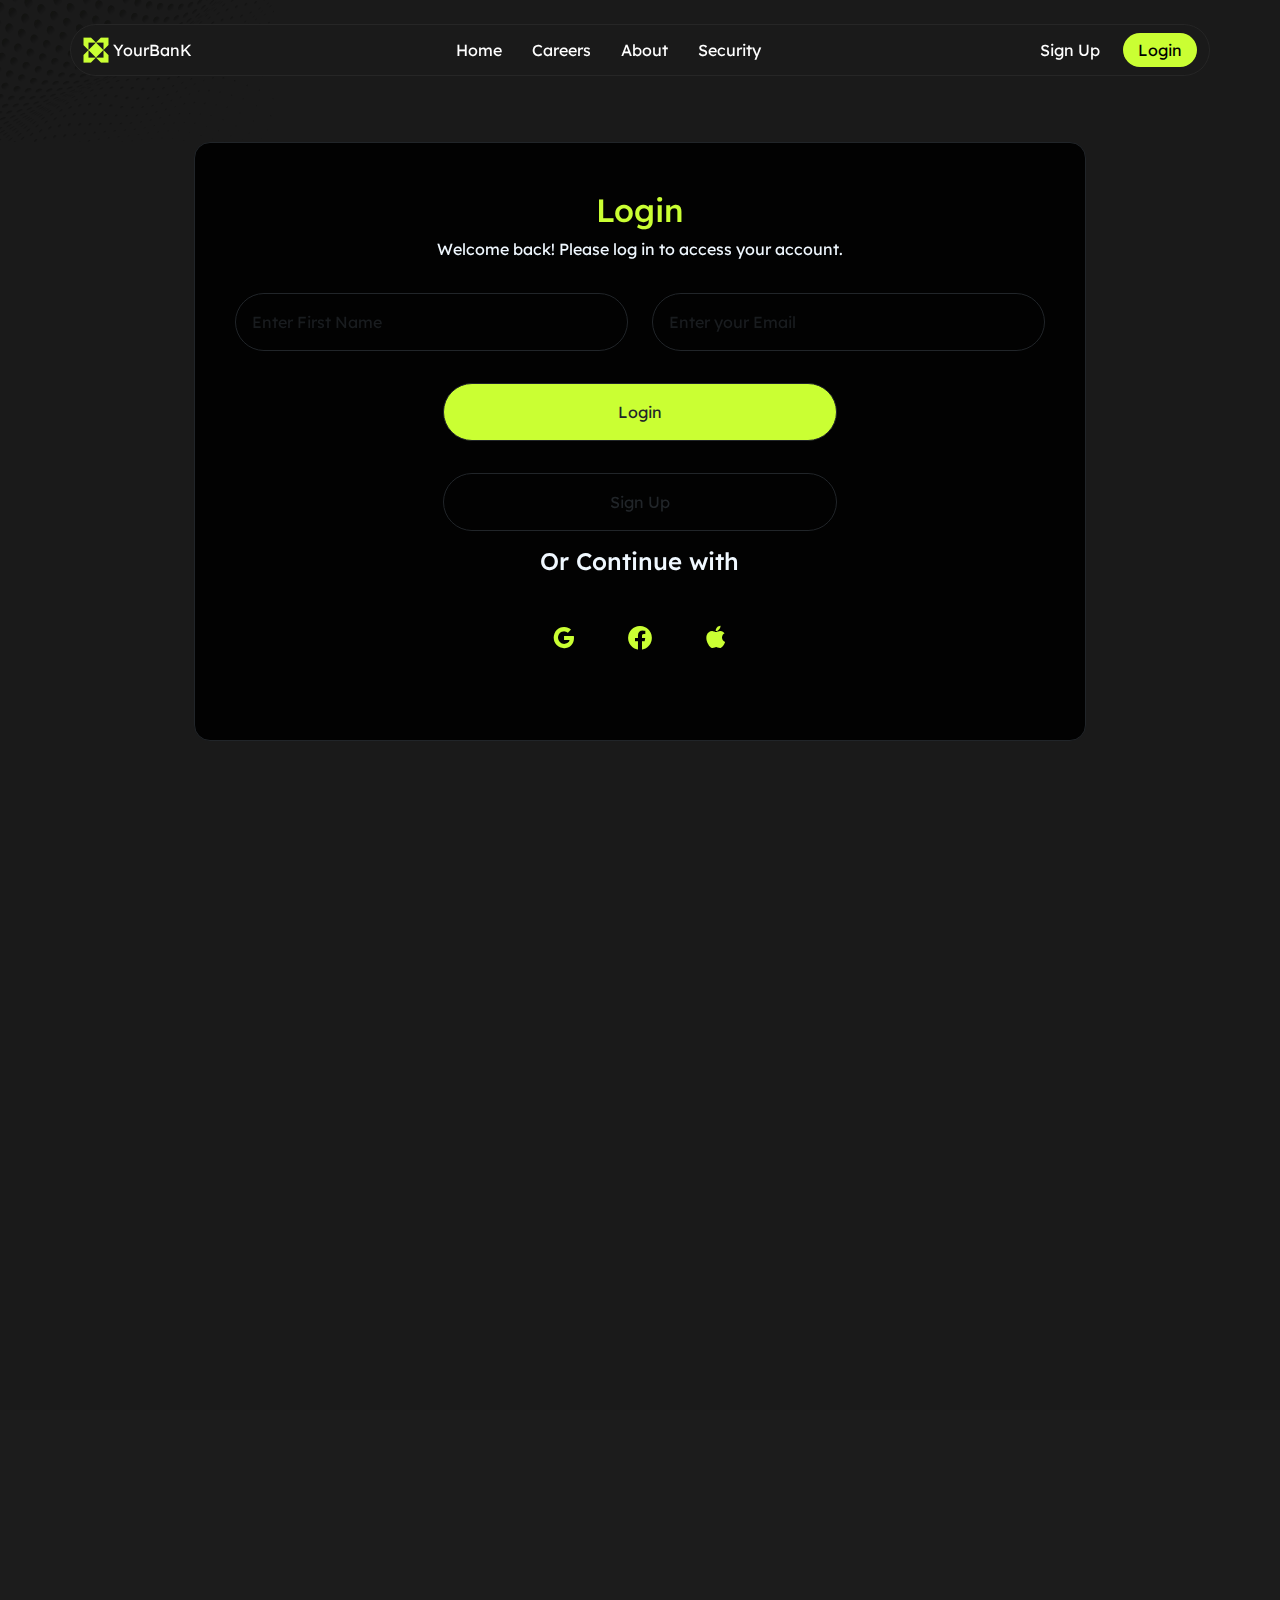
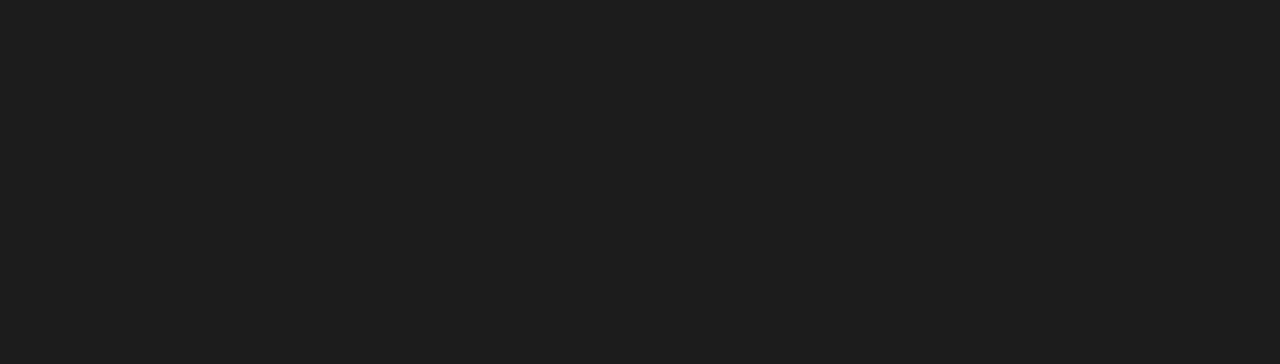
<file: login.html>
<!DOCTYPE html>
<html lang="en">
<head>
    <meta charset="UTF-8">
    <meta name="viewport" content="width=device-width, initial-scale=1.0">
    <title>Document</title>
    <!-- stylings -->
    <link rel="stylesheet" href="./assets/css/login-style.css">
    <!-- bootstrap link -->
    <link rel="stylesheet" href="https://cdn.jsdelivr.net/npm/bootstrap@5.3.2/dist/css/bootstrap.min.css	">
    <!-- boxicon icon -->
    <link href='https://unpkg.com/boxicons@2.1.4/css/boxicons.min.css' rel='stylesheet'>
    <!-- swipper -->
    <link rel="stylesheet"href="https://cdn.jsdelivr.net/npm/swiper@11/swiper-bundle.min.css"/>
    <!-- AOS link -->
    <link href="https://unpkg.com/aos@2.3.1/dist/aos.css" rel="stylesheet">
</head>
<body>
  <div>
    <img src="assets/images/home_images/dots.png" alt="">
  </div>
  <nav class="container navbar navbar-expand-lg col-lg col-11 z-1 my-4 fixed-top rounded-5">
    <div class="container">
      <div class="flex-grow-1 d-flex align-items-center gap-1" data-aos="zoom-in">
        <img src="assets/icons/home_icon/shape-30.png" alt="" data-aos="fade-right">
        <span class="text-white" data-aos="fade-left">YourBanK</span>
      </div>
      <button class="navbar-toggler border-0 rounded-5 border-btn-col" type="button" data-bs-toggle="collapse" data-bs-target="#navbarSupportedContent" aria-controls="navbarSupportedContent" aria-expanded="false" aria-label="Toggle navigation" data-aos="zoom-in">
        <img class="my-1" src="assets/icons/home_icon/Vector (Stroke).png" alt="">
      </button>
      <div class="collapse navbar-collapse justify-content-between" id="navbarSupportedContent">
        <ul class="navbar-nav mt-2 mt-lg-0 mb-2 mb-lg-0">
          <li class="nav-item" data-aos="zoom-in">
            <a class="nav-link text-white"href="./index.html">Home</a>
          </li>
          <li class="nav-item" data-aos="zoom-in">
            <a class="nav-link" href="./careers.html">Careers</a>
          </li>
          <li class="nav-item " data-aos="zoom-in">
            <a class="nav-link" href="./about-us.html">About</a>
          </li>
          <li class="nav-item" data-aos="zoom-in">
            <a class="nav-link" href="./security.html">Security</a>
          </li>
        </ul>
        <ul class="navbar-nav gx-2 mb-2 mb-lg-0">
          <li class="nav-item me-2 mb-2 mb-lg-0" data-aos="zoom-in">
            <a class="nav-link" href="./signup.html">Sign Up</a>
          </li>
          <li class="nav-item" data-aos="zoom-in">
            <a class="login nav-link"  style="background-color: #262626;" aria-current="page"  href="#">Login</a>
          </li>
        </ul>
      </div>
    </div>
  </nav>


    <main id="bold">
        <div class="container-sm">
            <div class="log-into py-5 border border-dark rounded-4">
                <div class="text-center" data-aos="fade-up" data-aos-easing="ease-out-cubic" data-aos-duration="1000">
                    <h2 class=" c">Login</h2>
                    <p class="px-5 mx-2">Welcome back! Please log in to access your account.</p>
                </div>
                <div>
                    <form action="" method="get">
                        <div class="row" data-aos="fade-right" data-aos-easing="ease-out-cubic" data-aos-duration="1000">
                            <div class="col-sm-12 col-md-6 col-lg-6 my-3"><input type="text" class="form-control rounded-pill p-3 bg-transparent border-1 border-dark" id="exampleFormControlInput1" placeholder="Enter First Name"></div>
                            
                            <div class="col-sm-12 col-md-6 col-lg-6 my-3"><input type="email" class="form-control rounded-pill p-3 bg-transparent border-1 border-dark" id="exampleFormControlInput1" placeholder="Enter your Email"></div>
                           
                        </div>
                        <div class="row justify-content-center" data-aos="fade-left" data-aos-easing="ease-out-cubic" data-aos-duration="1000">
                            <div class="col-sm-12 col-md-6 col-lg-6 my-3"><button type="submit" class="btn b w-100 rounded-pill p-3 border-1 border-dark">Login</button>
                            </div>
                        </div>
                        <div class="row justify-content-center" data-aos="fade-left" data-aos-easing="ease-out-cubic" data-aos-duration="1000">
                            <div class="col-sm-12 col-md-6 col-lg-6 my-3"><button type="submit" class="btn d w-100 rounded-pill p-3 border-1 border-dark">Sign Up</button>
                            </div>
                        </div>
                    </form>
                     <div class="d-flex align-items-center flex-column" data-aos="fade-up" data-aos-easing="ease-out-cubic" data-aos-duration="1000">
                        <span class=" signup-slash"><h4 >Or Continue with</h4></span>
                        
                        <div class="d-flex my-4">
                        <div class="rounded-circle p-2 out mx-2">
                            <div class="rounded-circle p-2 in d-flex">
                                <i class='bx bxl-google fs-3 ' style='color:#caff33'  ></i>
                            </div>
                        </div>
                        <div class="rounded-circle p-2 out mx-2">
                            <div class="rounded-circle p-2 in d-flex">
                                <i class='bx bxl-facebook-circle fs-3 ' style='color:#caff33'  ></i>
                            </div>
                        </div>
                        <div class="rounded-circle p-2 out mx-2">
                            <div class="rounded-circle p-2 in d-flex">
                            <i class='bx bxl-apple fs-3 '  style='color:#caff33' ></i>
                            </div>
                        </div>
                        </div>
                     </div>
                </div>

            </div>
        </div>
    </main>
    <section id="bold" >
      <div class="container-sm py-5">
          <div class="pb-5 mb-4 " data-aos="fade-left" data-aos-easing="ease-out-cubic" data-aos-duration="1000">
              <h2 id="Testimonials">
                  Our <span class="c">Testimonials</span>
              </h2>
              <div class="row justify-content-between " data-aos="fade-up" data-aos-easing="ease-out-cubic" data-aos-duration="1000">
                  <p class="col-lg-6 col-md-6 col-sm-12 my-3 fs-6" id="Testimonials">Lorem ipsum dolor sit amet consectetur. Blandit odio semper risus pellentesque elit.
                     Pellentesque eget ut imperdiet nulla penatibus. Nascetur viverra arcu sed amet cursus purus.
                  </p>
                  <div class=" d-flex rounded-pill border-2 border-dark col-lg-4 col-md-4 col-sm-12 selection" >
                      <button type="submit" class="btn b w-50 rounded-pill border border-dark pills p-2">For Individuals</button>
                      <button type="submit" class="btn  w-50 rounded-pill pills p-2">For Businesses</button>
                  </div>

              </div>
          </div>

              <!-- Slider main container -->
          <div class="swiper text-body-white">
             <!-- Additional required wrapper -->
              <div class="swiper-wrapper z-0" data-aos="fade-right" data-aos-easing="ease-out-cubic" data-aos-duration="1000">
    <!-- Slides -->
    <div class="swiper-slide border border-dark rounded-4" data-swiper-autoplay="2000">  
        <div class="text-center gy-4">
          <div class="slash"><img src="./images/Icon.svg" alt="" srcset=""></div>
      <p class="py-4 mx-2">YourBank has been my trusted financial partner for years. thier personalized service and innovative 
          digital banking solutions have made managing my finances a breeze
      </p>
      <h5  class="c">Sara T</h5>
  </div>
    </div>
    <div class="swiper-slide border border-dark rounded-4" data-swiper-autoplay="2000">
      <div class="text-center gy-4">
          <div class="slash"><img src="./images/Icon.svg" alt="" srcset=""></div>
          <p class="py-4 mx-2">I recently started my own business, and YourBank has been instrumental in helping 
              me set up my business accounts and secure the financing I needed.
          </p>
          <h5  class="c">John D</h5>
      </div>
    </div>
    <div class="swiper-slide border border-dark rounded-4" data-swiper-autoplay="2000">
      <div class="text-center ">
          <div class="slash"><img src="./images/Icon.svg" alt="" srcset=""></div>
          <p class="py-4 mx-2">
              I love the convience of YourBank's banking app. It allows me to stay on my finances and make transaction on the app. 
              The app is user-friendly and secure.
          </p>
          <h5  class="c">Emily G</h5>
      </div>
    </div>
    
              </div>
  <!-- If we need navigation buttons -->
              <div class="swipernav d-flex">
                <div class="  rounded-5"><i class='button-prev bx bx-left-arrow-alt' style='color:#caff33'  ></i></div>
                <div class="  rounded-5"><i class='button-next bx bx-right-arrow-alt'style='color:#caff33'></i></div>
          </div>
          </div>
    </div>
  </section>

    <!-- Footer -->
    <footer class="welcome-section-bg-col py-5">
      <div class="footer-contain container-sm py-5 ">
        <div class="yourbank d-flex justify-content-center align-items-center  text-white gap-1 " data-aos="zoom-in">
          <img src="assets/icons/home_icon/shape-30.png" alt="" class="align-content-center  align-items-center ">
          <p class="mt-3">YourBank</p>
        </div>
        <div class="list mt-5">
          <ul class="navbar-nav d-flex flex-row align-content-center justify-content-center gap-1 gap-lg-5   text-white  ">
            <li class="nav-item" data-aos="zoom-in">
              <a class="footer-link text-white" href="./index.html">Home</a>
            </li>
            <li class="nav-item" data-aos="zoom-in">
              <a class="footer-link text-white" href="./careers.html">Careers</a>
            </li>
            <li class="nav-item " data-aos="zoom-in">
              <a class="footer-link text-white  " href="./about-us.html">About</a>
            </li>
            <li class="nav-item" data-aos="zoom-in">
              <a class="footer-link text-white" href="./security.html">Security</a>
            </li>   
          </ul>
        </div>
        <div class="social-handles  d-flex flex-wrap flex-sm-row   gap-2 align-content-center justify-content-center   mt-5 text-white   py-3 ">
          <div data-aos="zoom-in">
            <img src="assets/icons/home_icon/email.png" alt="" class="">
          </div>
          <div data-aos="zoom-in">
            <p>hello@skillbirdge.com</p>
          </div>
          <div data-aos="zoom-in">
            <img src="assets/icons/home_icon/phone.png" alt="">
          </div>
          <div data-aos="zoom-in">
            <p>+91 91813 23 2309</p>
          </div>
          <div data-aos="zoom-in">
            <img src="assets/icons/home_icon/location.png" alt="" class="">
          </div>
          <div data-aos="zoom-in">
            <p>Somewhere in the World</p>
          </div>
        </div>
        <div class=" mt-5 p-2   rounded-5 text-white  footer-border-col  container-sm welcome-text-bg-col " data-aos="zoom-in">
          <div class="container d-flex flex-column flex-sm-row  align-items-center  justify-content-between ">
            <div class=" d-flex gap-2 px-2 social" data-aos="fade-right">
              <a class="facebook rounded-circle social-bg-col text-center p-2" href="#" data-aos="fade-down-right">
                <img src="assets/icons/home_icon/facebook.png" alt="">
              </a>
              <a class="twitter rounded-circle social-bg-col text-center p-2"  href="#" data-aos="fade-up-right">
                <img src="assets/icons/home_icon/twitter.png" alt="">
              </a>
              <a class="linkdeln rounded-circle social-bg-col text-center p-2" href="#" data-aos="fade-down-left">
                <img src="assets/icons/home_icon/linkedin.png" alt="">
              </a>
            </div>
            <div data-aos="fade-up">
              <p class="mt-2 line-text-col  ">YourBank All Rights Reserved</p>
            </div>
    
            <div class="d-flex gap-2 "data-aos="fade-left">
              <a class="mt-2 line-text-col text-decoration-none" href="#">Privacy Policy</a>
              <div class="line "></div>
              <a class="mt-2 line-text-col text-decoration-none" href="#">Terms of Service</a>
            </div>
          </div>
        </div>
      </div>
    </footer>
    <!-- bootstrap script -->
    <script src="https://cdn.jsdelivr.net/npm/bootstrap@5.3.2/dist/js/bootstrap.bundle.min.js"></script>
    <!-- swipper -->
    <script src="https://cdn.jsdelivr.net/npm/swiper@11/swiper-bundle.min.js"></script>
    <!-- JavaScript -->
    <script src="./javascript/app.js"></script>
    <!-- AOS SCRIPT -->
    <script src="https://unpkg.com/aos@2.3.1/dist/aos.js"></script>
    <script>
        AOS.init();
      </script>
</body>
</html>
</file>
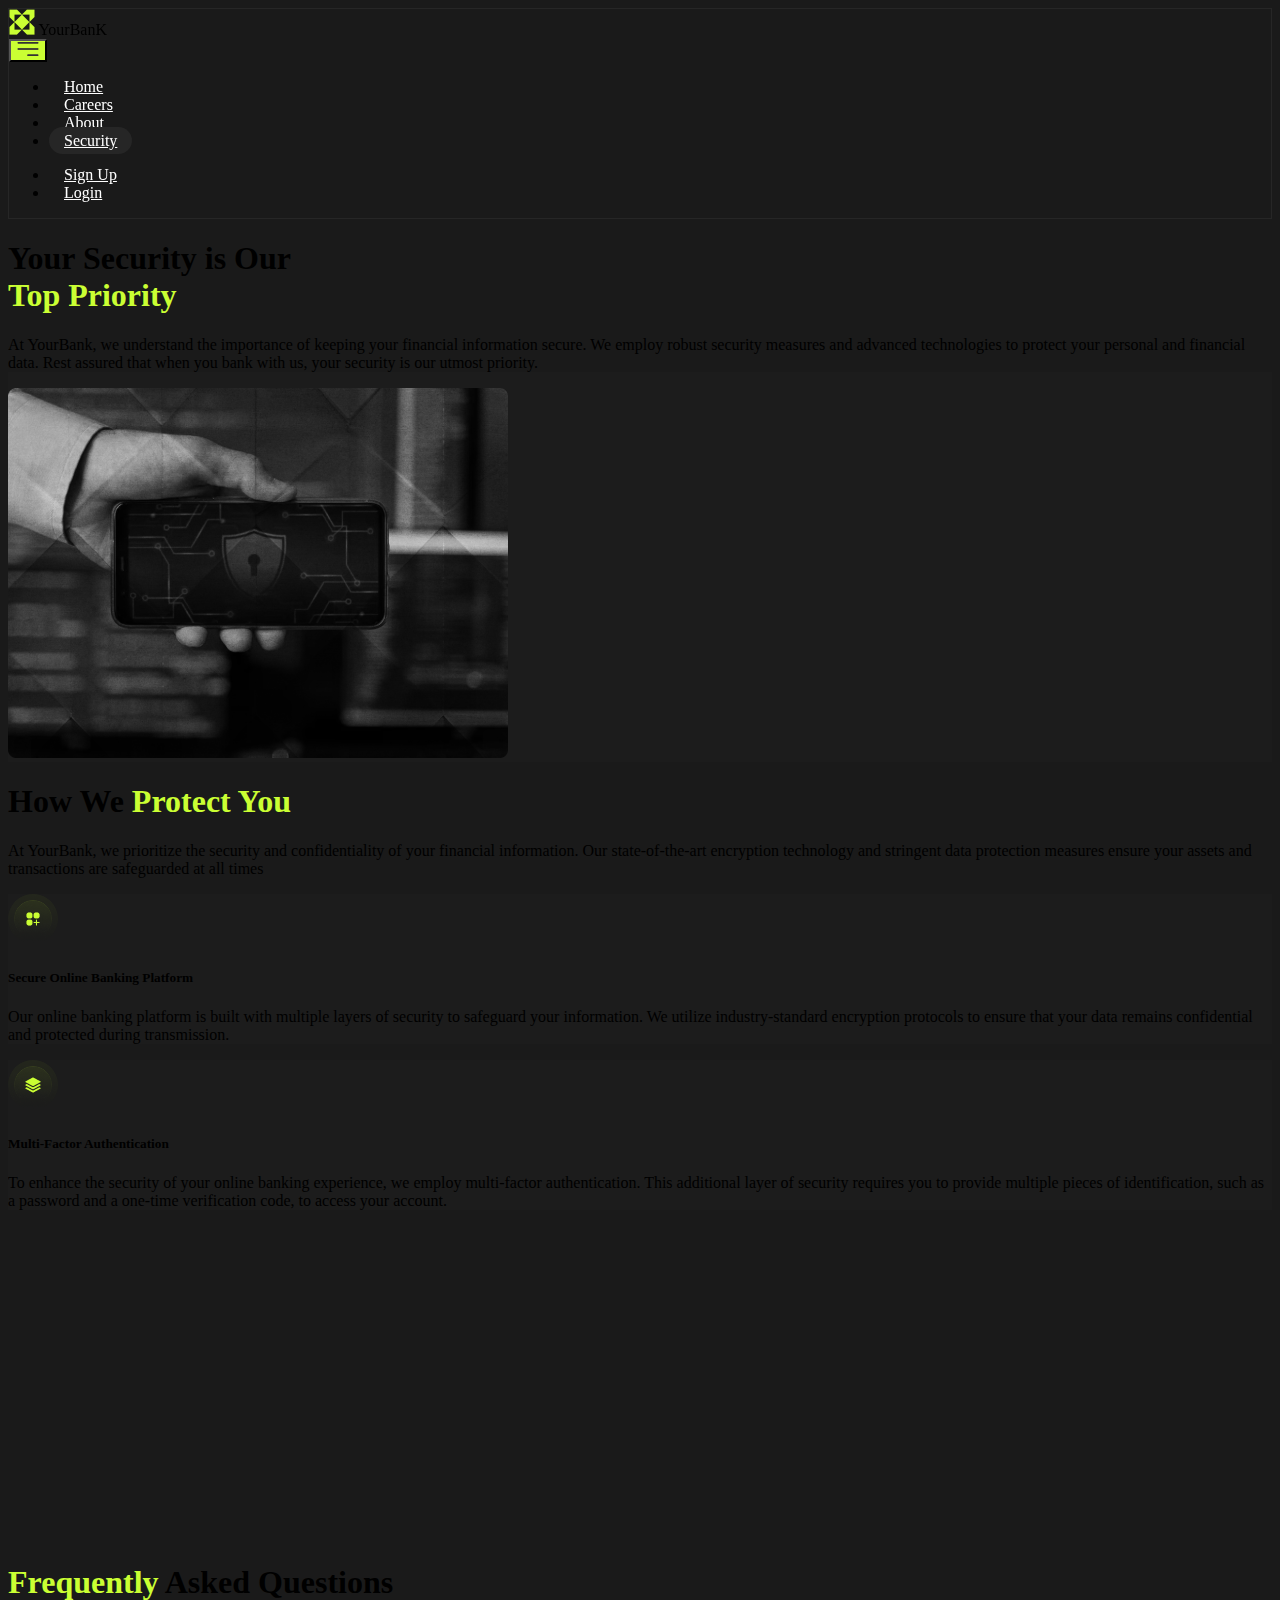
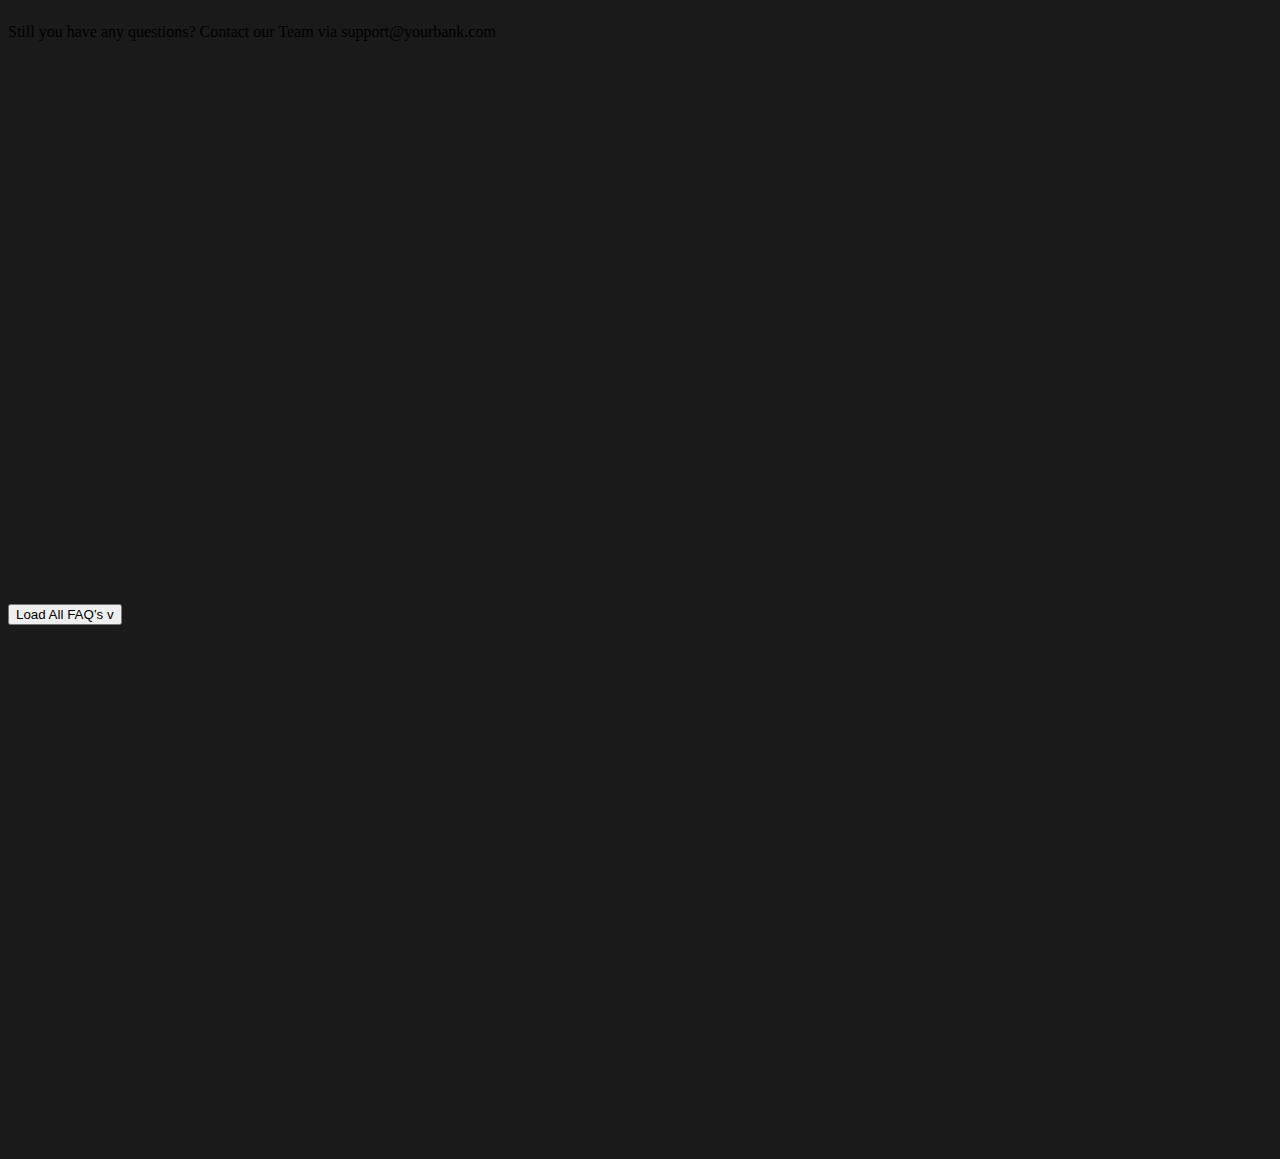
<file: security.html>
<!DOCTYPE html>
<html lang="en">
<head>
    <meta charset="UTF-8">
    <meta name="viewport" content="width=device-width, initial-scale=1.0">
    <title>Security</title>
    <!-- style link -->
    <link rel="stylesheet" href="assets/css/security-style.css">
    <!-- fonts link -->
    <link rel="preconnect" href="https://fonts.googleapis.com">
<link rel="preconnect" href="https://fonts.gstatic.com" crossorigin>
<link rel="preconnect" href="https://fonts.googleapis.com">
<link rel="preconnect" href="https://fonts.gstatic.com" crossorigin>
<link href="https://fonts.googleapis.com/css2?family=Lexend:wght@300;400;500;900&display=swap" rel="stylesheet">
<!-- aoc link -->
<link href="https://unpkg.com/aos@2.3.1/dist/aos.css" rel="stylesheet">
<!-- bootstrap cdn -->
<link href="https://cdn.jsdelivr.net/npm/bootstrap@5.3.2/dist/css/bootstrap.min.css" rel="stylesheet" integrity="sha384-T3c6CoIi6uLrA9TneNEoa7RxnatzjcDSCmG1MXxSR1GAsXEV/Dwwykc2MPK8M2HN" crossorigin="anonymous">
</head>
<body class="text-white">
    <nav class="container navbar navbar-expand-lg col-lg col-11 z-1 my-4 fixed-top rounded-5">
      <div class="container">
        <div class="flex-grow-1 d-flex align-items-center gap-1" data-aos="zoom-in">
          <img src="assets/icons/home_icon/shape-30.png" alt="" data-aos="fade-right">
          <span class="text-white" data-aos="fade-left">YourBanK</span>
        </div>
        <button class="navbar-toggler border-0 rounded-5 border-btn-col" type="button" data-bs-toggle="collapse" data-bs-target="#navbarSupportedContent" aria-controls="navbarSupportedContent" aria-expanded="false" aria-label="Toggle navigation" data-aos="zoom-in">
          <img class="my-1" src="assets/icons/home_icon/Vector (Stroke).png" alt="">
        </button>
        <div class="collapse navbar-collapse justify-content-between" id="navbarSupportedContent">
          <ul class="navbar-nav mt-2 mt-lg-0 mb-2 mb-lg-0">
            <li class="nav-item" data-aos="zoom-in">
              <a class="nav-link text-white"href="./index.html">Home</a>
            </li>
            <li class="nav-item" data-aos="zoom-in">
              <a class="nav-link" href="./careers.html">Careers</a>
            </li>
            <li class="nav-item " data-aos="zoom-in">
              <a class="nav-link" href="./about-us.html">About</a>
            </li>
            <li class="nav-item" data-aos="zoom-in">
              <a class="nav-link" style="background-color: #262626;" aria-current="page"  href="#">Security</a>
            </li>
          </ul>
          <ul class="navbar-nav gx-2 mb-2 mb-lg-0">
            <li class="nav-item me-2 mb-2 mb-lg-0" data-aos="zoom-in">
              <a class="signup nav-link" href="./signup.html">Sign Up</a>
            </li>
            <li class="nav-item" data-aos="zoom-in">
              <a class="login nav-link"  href="./login.html">Login</a>
            </li>
          </ul>
        </div>
      </div>
    </nav>
    <section class="py-5 mt-5">
      <div class="box-c container py-5 px-5" data-aos="zoom-in">
          <div class="row">
              <div class="col-6 left-container" >
                  <div class="left-text h-80 py-1 px-2 rounded-5 rounded-top-0">
                      <h1 class="fw-bolder fs-1">Your Security is Our <br><span class="text">Top Priority</span></h1>
                      <p>
                          At YourBank, we understand the importance of keeping your financial information secure. 
                          We employ robust security measures and advanced technologies to protect your personal and financial data. 
                          Rest assured that when you bank with us, your security is our utmost priority.
                      </p>
                  </div>
              </div>
              <div class="col-6 right-container">
                  <img src="./assets/css/img/Image.png" alt="" width="500px">
              </div>
          </div>
      </div>
  </section>
      <section class="px-5">
          <div class="container">
              <h1>How We <span class="text">Protect You</span></h1>
              <p>
                  At YourBank, we prioritize the security and confidentiality of your financial information. 
                  Our state-of-the-art encryption technology and stringent data protection measures ensure 
                  your assets and transactions are safeguarded at all times
              </p>
              <div class="container-lg my-5">
                  <div class="row row-cols-1 row-cols-md-2 g-4">
                      <div class="col">
                        <div class=" protect-you rounded-5 py-5" data-aos="fade-up-right">
                          <div class="d-flex align-items-center">
                              <div class="mx-3">
                                  <img src="./assets/css/img/secure.png" alt="..." width="50px" height="50px">
                              </div>
                              <div class="">
                                  <h5 class="card-title mx-3">Secure Online Banking Platform</h5>
                              </div>
                          </div>
                          <div class="card-body">
                            <p class="card-text mx-3 py-2">Our online banking platform is built with multiple layers of security to safeguard your information. 
                              We utilize industry-standard encryption protocols to ensure that your data remains confidential and protected during transmission.
                            </p>
                          </div>
                        </div>
                      </div>
                      <div class="col">
                        <div class=" protect-you text-white rounded-5 py-5" data-aos="fade-up-left">
                          <div class="d-flex align-items-center">
                              <div class="mx-3">
                                  <img src="./assets/css/img/multi-factor.png" alt="..." width="50px" height="50px">
                              </div>
                              <div>
                                  <h5 class="mx-2">Multi-Factor Authentication</h5>
                              </div>
                          </div>
                          <div class="card-body">
                            <p class="card-text mx-3 py-2">
                              To enhance the security of your online banking experience, we employ multi-factor authentication. 
                              This additional layer of security requires you to provide multiple pieces of identification, 
                              such as a password and a one-time verification code, to access your account.</p>
                          </div>
                        </div>
                      </div>
                      <div class="col">
                        <div class=" protect-you text-white rounded-5 py-5" data-aos="fade-up-right">
                          <div class="d-flex align-items-center">
                              <div class="mx-3">
                                  <img src="./assets/css/img/fraud.png" alt="..." width="50px" height="50px">
                              </div>
                              <div    >
                              <h5 class="mx-3">Fraud Monitoring</h5>
                              </div>
                          </div>
                          <div class="card-body">
                            <p class="card-text mx-3 py-2">
                              We have sophisticated fraud detection systems in place to monitor your accounts for any suspicious activities. 
                              Our dedicated team works around the clock to detect and prevent unauthorized transactions, providing you with peace of mind.
                          </p>
                          </div>
                        </div>
                      </div>
                      <div class="col">
                        <div class=" protect-you text-white rounded-5 py-5" data-aos="fade-up-left">
                          <div class="d-flex align-items-center">
                              <div class="mx-3">
                                  <img src="./assets/css/img/secure-mobile.png" alt="..." width="50px" height="50px">
                              </div>
                              <div>
                                  <h5 class="mx-3">Secure Mobile Banking</h5>
                              </div>
                          </div>
                          <div class="card-body">
                            <p class="card-text mx-3 py-2">
                              Our mobile banking app is designed with the same level of security as our online banking platform. 
                              You can confidently access your accounts, make transactions, and manage your finances on the go, 
                              knowing that your information is protected.
                          </p>
                          </div>
                        </div>
                      </div>
                    </div>
              </div>

          </div>
      </section>
      <section class="px-5 ">
          <div class="container">
              <h1><span class="text" >Frequently </span>Asked Questions </h1>
              <p>
                  Still you have any questions? Contact our Team via support@yourbank.com
              </p>
              <div class="row row-cols-1 row-cols-md-2 g-4 ">
                  <div class="col">
                    <div class="card" data-aos="fade-up">
                      <div class="cont-box text-white rounded-1 px-3 py-3">
                        <h5 class="card-title">How do I open an account with YourBank?</h5>
                        <hr>
                        <p class="card-text">
                          Opening an account with YourBank is easy. 
                          Simply visit our website and click on the "Open an Account" button. 
                          Follow the prompts, provide the required information, and complete the application process. 
                          If you have any questions or need assistance, our customer support team is available to help.
                          <br>
                          <br>
                          <br>
                        </p>
                      </div>
                    </div>
                  </div>
                  <div class="col">
                    <div class="card" data-aos="fade-down">
                      <div class="cont-box text-white rounded-1 px-3 py-3">
                        <h5 class="card-title">What documents do I need to provide to apply for a loan?</h5>
                        <hr>
                        <p class="card-text">
                          The documents required for a loan application may vary depending on the type of loan you are applying for. 
                          Generally, you will need to provide identification documents (such as a passport or driver's license), 
                          proof of income (such as pay stubs or tax returns), and information about the collateral (if applicable). 
                          Our loan officers will guide you through the specific requirements during the application process.
                        </p>
                      </div>
                    </div>
                  </div>
                  <div class="col">
                    <div class="card" data-aos="fade-up-right">
                      <div class="cont-box text-white rounded-1 px-3 py-3">
                        <h5 class="card-title">How can i access my accounts online?</h5>
                        <hr>
                        <p class="card-text">
                          The documents required for a loan application may vary depending on the type of loan you are applying for. 
                          Generally, you will need to provide identification documents (such as a passport or driver's license), 
                          proof of income (such as pay stubs or tax returns), and information about the collateral (if applicable). 
                          Our loan officers will guide you through the specific requirements during the application process.
                        </p>
                      </div>
                    </div>
                  </div>
                  <div class="col">
                    <div class="card" data-aos="fade-up-left">
                      <div class="cont-box text-white rounded-1 px-3 py-3">
                        <h5 class="card-title">Are my transactions and personal information secure?</h5>
                        <hr>
                        <p class="card-text">
                          The documents required for a loan application may vary depending on the type of loan you are applying for. 
                          Generally, you will need to provide identification documents (such as a passport or driver's license), 
                          proof of income (such as pay stubs or tax returns), and information about the collateral (if applicable). 
                          Our loan officers will guide you through the specific requirements during the application process.
                        </p>
                      </div>
                    </div>
                  </div>
                </div>
                <div>
                <div class="py-3 d-flex justify-content-center">
                  <button type="button" class="btn btn-outline-dark bg-dark text-white rounded-5 py-3 px-4">Load All FAQ’s v</button>
                </div>
      </section>
      <footer class="welcome-section-bg-col py-5" data-aos="zoom-in">
      <div class="footer-contain container-sm py-5 ">
        <div class="yourbank d-flex justify-content-center align-items-center  text-white gap-1 " data-aos="zoom-in">
          <img src="./assets/css/img/logo.png" alt="" class="align-content-center  align-items-center ">
          <p class="mt-3">YourBank</p>
        </div>
        <div class="list mt-5">
          <ul class="navbar-nav d-flex flex-row align-content-center justify-content-center gap-1 gap-lg-5   text-white  ">
            <li class="nav-item" data-aos="zoom-in">
              <a class="footer-link text-white" href="./index.html">Home</a>
            </li>
            <li class="nav-item" data-aos="zoom-in">
              <a class="footer-link text-white" href="./careers.html">Careers</a>
            </li>
            <li class="nav-item " data-aos="zoom-in">
              <a class="footer-link text-white  " href="./about-us.html">About</a>
            </li>
            <li class="nav-item" data-aos="zoom-in">
              <a class="footer-link active text-white" style="background-color: #262626;" aria-current="page" href="security.html">Security</a>
            </li>   
          </ul>
        </div>
        <div class="social-handles  d-flex flex-wrap flex-sm-row   gap-2 align-content-center justify-content-center   mt-5 text-white   py-3 ">
          <div data-aos="zoom-in">
            <img src="./assets/css/img/email.png" alt="" class="">
          </div>
          <div data-aos="zoom-in">
            <p>hello@skillbirdge.com</p>
          </div>
          <div data-aos="zoom-in">
            <img src="./assets/css/img/phone.png" alt="">
          </div>
          <div data-aos="zoom-in">
            <p>+91 91813 23 2309</p>
          </div>
          <div data-aos="zoom-in">
            <img src="./assets/css/img/location.png" alt="" class="">
          </div>
          <div data-aos="zoom-in">
            <p>Somewhere in the World</p>
          </div>
        </div>
        <div class=" mt-5 p-2   rounded-5 text-white  footer-border-col  container-sm welcome-text-bg-col " data-aos="zoom-in">
          <div class="container d-flex flex-column flex-sm-row  align-items-center  justify-content-between ">
            <div class=" d-flex gap-2 px-2 social" data-aos="fade-right">
              <a class="facebook rounded-circle text-center p-2" style="background-color: #CAFF33;" href="#" data-aos="fade-down-right">
                <img src="./assets/css/img/facebook.png" alt="">
              </a>
              <a class="twitter rounded-circle social-bg-col text-center p-2" style="background-color: #CAFF33;" href="#" data-aos="fade-up-right">
                <img src="./assets/css/img/twitter.png" alt="">
              </a>
              <a class="linkdeln rounded-circle social-bg-col text-center p-2" style="background-color: #CAFF33;"href="#" data-aos="fade-down-left">
                <img src="./assets/css/img/linkedin.png" alt="">
              </a>
            </div>
            <div data-aos="fade-up">
              <p class="mt-2 line-text-col  ">YourBank All Rights Reserved</p>
            </div>
    
            <div class="d-flex gap-2 "data-aos="fade-left">
              <a class="mt-2 line-text-col text-decoration-none" href="#">Privacy Policy</a>
              <div class="line "></div>
              <a class="mt-2 line-text-col text-decoration-none" href="#">Terms of Service</a>
            </div>
          </div>
        </div>
      </div>
  </footer>
      <script src="https://cdn.jsdelivr.net/npm/bootstrap@5.3.2/dist/js/bootstrap.bundle.min.js" integrity="sha384-C6RzsynM9kWDrMNeT87bh95OGNyZPhcTNXj1NW7RuBCsyN/o0jlpcV8Qyq46cDfL" crossorigin="anonymous"></script>
      <script src="https://unpkg.com/aos@2.3.1/dist/aos.js"></script>
      <script>AOS.init();</script>
    </body>
  
    </main>
</body>
</html>
</file>
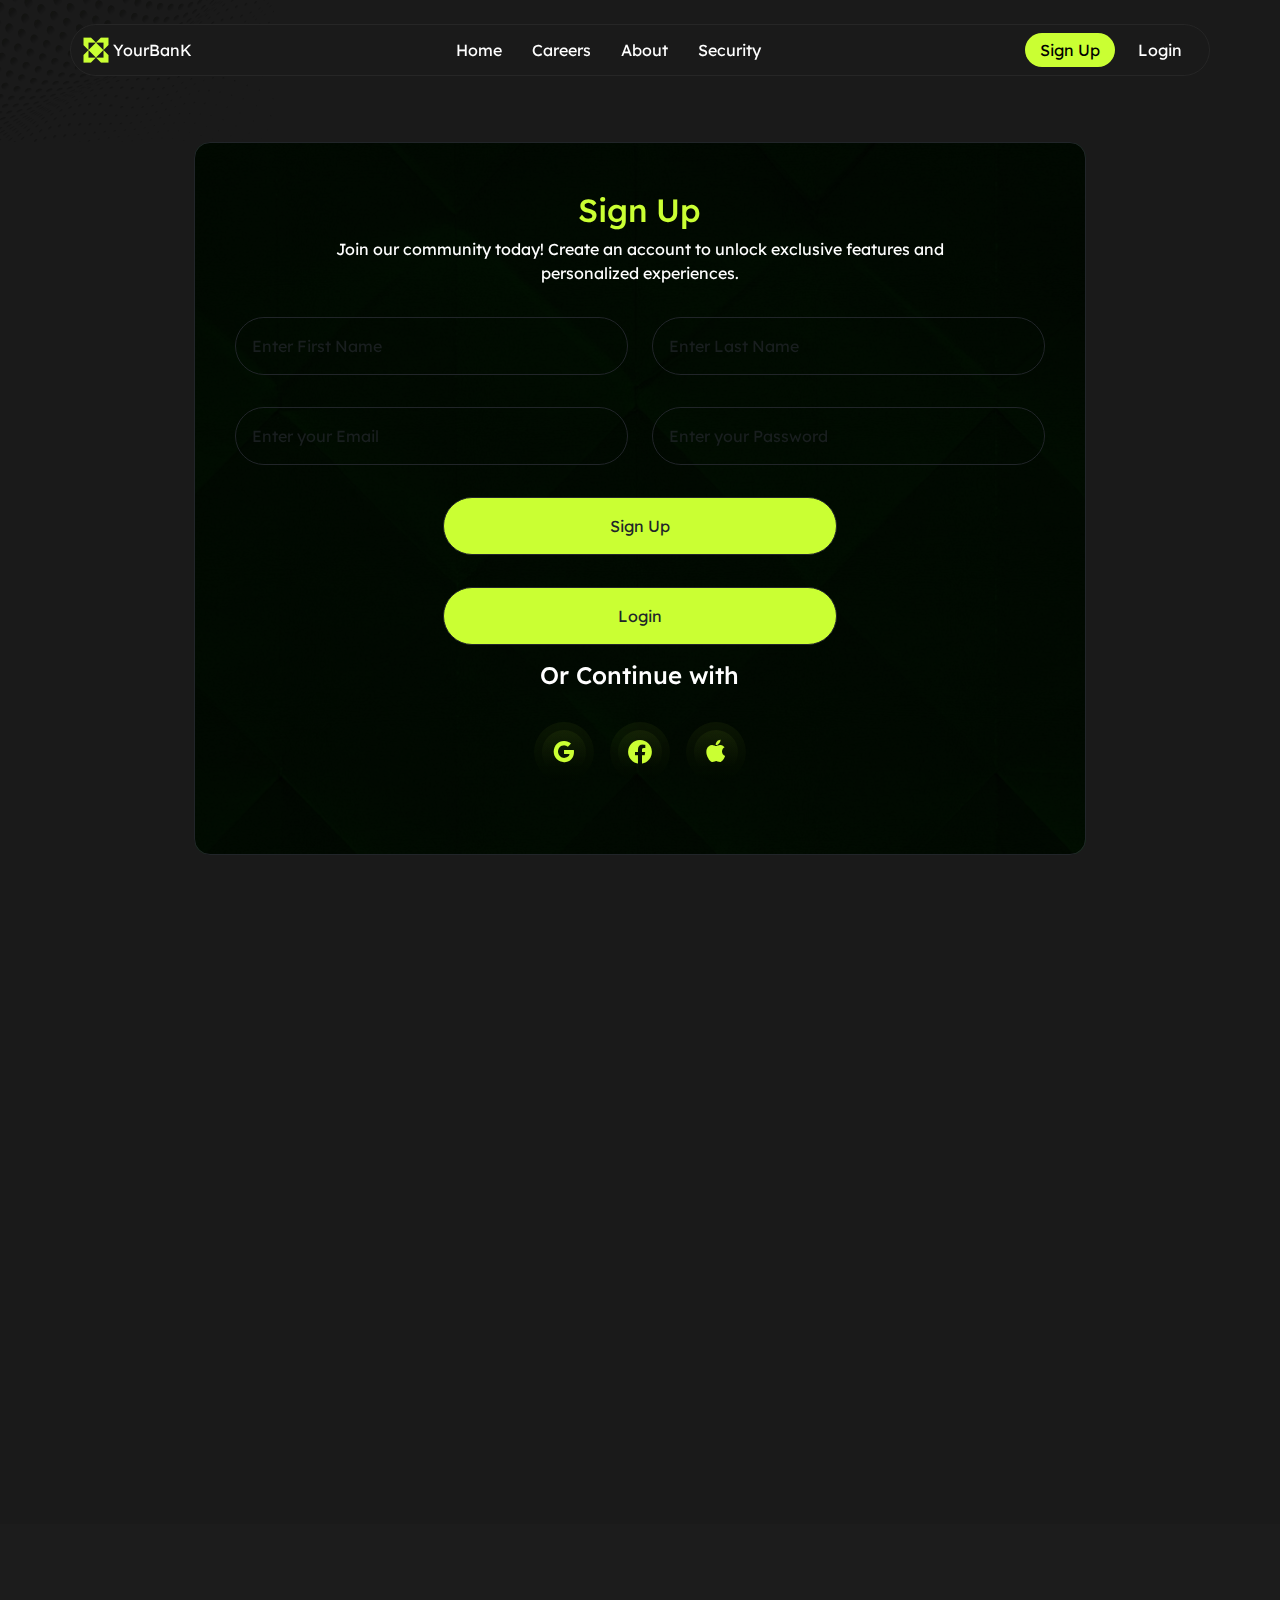
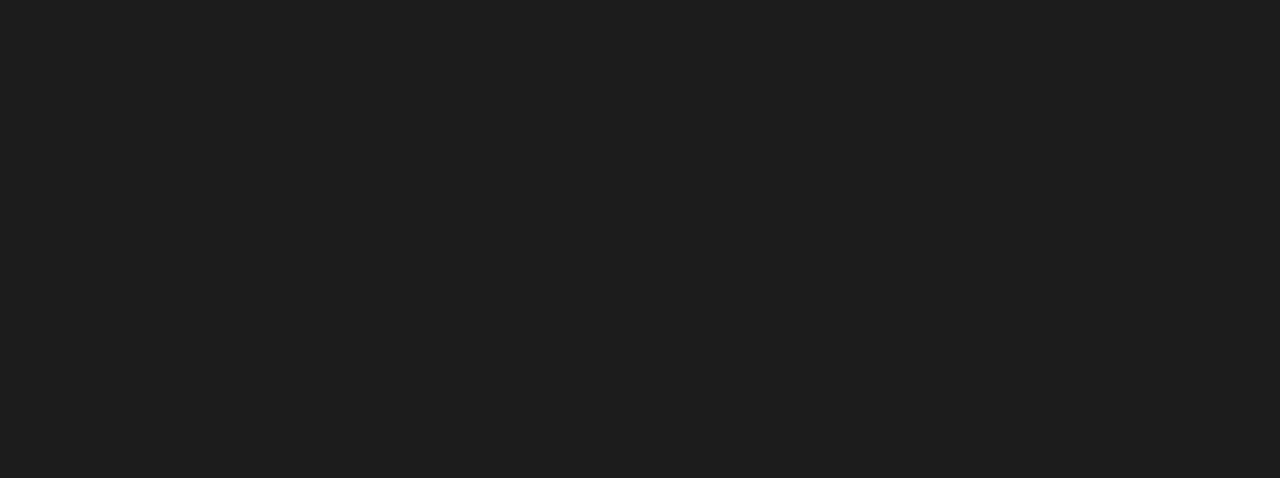
<file: signup.html>
<!DOCTYPE html>
<html lang="en">
<head>
    <meta charset="UTF-8">
    <meta name="viewport" content="width=device-width, initial-scale=1.0">
    <title>Document</title>
    <!-- stylings -->
    <link rel="stylesheet" href="./assets/css/signup-style.css">
    <!-- bootstrap link -->
    <link rel="stylesheet" href="https://cdn.jsdelivr.net/npm/bootstrap@5.3.2/dist/css/bootstrap.min.css	">
    <!-- boxicon icon -->
    <link href='https://unpkg.com/boxicons@2.1.4/css/boxicons.min.css' rel='stylesheet'>
    <!-- swipper -->
    <link rel="stylesheet"href="https://cdn.jsdelivr.net/npm/swiper@11/swiper-bundle.min.css"/>
    <!-- AOS link -->
    <link href="https://unpkg.com/aos@2.3.1/dist/aos.css" rel="stylesheet">
</head>
<body id="bold">
  <div>
    <img src="assets/images/home_images/dots.png" alt="">
  </div>
  <nav class="container navbar navbar-expand-lg col-lg col-11 z-1 my-4 fixed-top rounded-5">
    <div class="container">
      <div class="flex-grow-1 d-flex align-items-center gap-1" data-aos="zoom-in">
        <img src="assets/icons/home_icon/shape-30.png" alt="" data-aos="fade-right">
        <span class="text-white" data-aos="fade-left">YourBanK</span>
      </div>
      <button class="navbar-toggler border-0 rounded-5 border-btn-col" type="button" data-bs-toggle="collapse" data-bs-target="#navbarSupportedContent" aria-controls="navbarSupportedContent" aria-expanded="false" aria-label="Toggle navigation" data-aos="zoom-in">
        <img class="my-1" src="assets/icons/home_icon/Vector (Stroke).png" alt="">
      </button>
      <div class="collapse navbar-collapse justify-content-between" id="navbarSupportedContent">
        <ul class="navbar-nav mt-2 mt-lg-0 mb-2 mb-lg-0">
          <li class="nav-item" data-aos="zoom-in">
            <a class="nav-link text-white"href="./index.html">Home</a>
          </li>
          <li class="nav-item" data-aos="zoom-in">
            <a class="nav-link" href="./careers.html">Careers</a>
          </li>
          <li class="nav-item " data-aos="zoom-in">
            <a class="nav-link" href="./about-us.html">About</a>
          </li>
          <li class="nav-item" data-aos="zoom-in">
            <a class="nav-link" href="./security.html">Security</a>
          </li>
        </ul>
        <ul class="navbar-nav gx-2 mb-2 mb-lg-0">
          <li class="nav-item me-2 mb-2 mb-lg-0" data-aos="zoom-in">
            <a class="signup nav-link" aria-current="page" href="#">Sign Up</a>
          </li>
          <li class="nav-item" data-aos="zoom-in">
            <a class="nav-link" href="./login.html">Login</a>
          </li>
        </ul>
      </div>
    </div>
  </nav>


    <main  id="bold">
        <div class="container-sm">
            <div class="background py-5 border border-dark rounded-4">
                <div class="text-center" data-aos="fade-up" data-aos-easing="ease-out-cubic" data-aos-duration="1000">
                    <h2 class=" c">Sign Up</h2>
                    <p class="px-5 mx-2">Join our community today! Create an account to unlock exclusive features and personalized experiences.</p>
                </div>
                <div>
                    <form action="" method="get">
                        <div class="row" data-aos="fade-right" data-aos-easing="ease-out-cubic" data-aos-duration="1000">
                            <div class="col-sm-12 col-md-6 col-lg-6 my-3"><input type="text" class="form-control rounded-pill p-3 bg-transparent border-1 border-dark" id="exampleFormControlInput1" placeholder="Enter First Name"></div>
                            <div class="col-sm-12 col-md-6 col-lg-6 my-3"><input type="text" class="form-control rounded-pill p-3 bg-transparent border-1 border-dark" id="exampleFormControlInput1" placeholder="Enter Last Name"></div>
                            <div class="col-sm-12 col-md-6 col-lg-6 my-3"><input type="email" class="form-control rounded-pill p-3 bg-transparent border-1 border-dark" id="exampleFormControlInput1" placeholder="Enter your Email"></div>
                            <div class="col-sm-12 col-md-6 col-lg-6 my-3"><input type="password" class="form-control rounded-pill p-3 bg-transparent border-1 border-dark" id="exampleFormControlInput1" placeholder="Enter your Password"></div>
                        </div>
                        <div class="row justify-content-center" data-aos="fade-left" data-aos-easing="ease-out-cubic" data-aos-duration="1000">
                            <div class="col-sm-12 col-md-6 col-lg-6 my-3"><button type="submit" class="btn b w-100 rounded-pill p-3 border-1 border-dark">Sign Up</button>
                            </div>
                        </div>
                        <div class="row justify-content-center" data-aos="fade-left" data-aos-easing="ease-out-cubic" data-aos-duration="1000">
                            <div class="col-sm-12 col-md-6 col-lg-6 my-3"><button type="submit" class="btn b w-100 rounded-pill p-3 border-1 border-dark">Login</button>
                            </div>
                        </div>
                    </form>
                     <div class="d-flex align-items-center flex-column" data-aos="fade-up" data-aos-easing="ease-out-cubic" data-aos-duration="1000">
                        <span class=" signup-slash"><h4 >Or Continue with</h4></span>
                        
                        <div class="d-flex my-4">
                        <div class="rounded-circle p-2 out mx-2">
                            <div class="rounded-circle p-2 in d-flex">
                                <i class='bx bxl-google fs-3 ' style='color:#caff33'  ></i>
                            </div>
                        </div>
                        <div class="rounded-circle p-2 out mx-2">
                            <div class="rounded-circle p-2 in d-flex">
                                <i class='bx bxl-facebook-circle fs-3 ' style='color:#caff33'  ></i>
                            </div>
                        </div>
                        <div class="rounded-circle p-2 out mx-2">
                            <div class="rounded-circle p-2 in d-flex">
                            <i class='bx bxl-apple fs-3 '  style='color:#caff33' ></i>
                            </div>
                        </div>
                        </div>
                     </div>
                </div>

            </div>
        </div>
    </main>
    <section id="bold" >
        <div class="container-sm py-5">
            <div class="pb-5 mb-4 " data-aos="fade-left" data-aos-easing="ease-out-cubic" data-aos-duration="1000">
                <h2 id="Testimonials">
                    Our <span class="c">Testimonials</span>
                </h2>
                <div class="row justify-content-between " data-aos="fade-up" data-aos-easing="ease-out-cubic" data-aos-duration="1000">
                    <p class="col-lg-6 col-md-6 col-sm-12 my-3 fs-6" id="Testimonials">Lorem ipsum dolor sit amet consectetur. Blandit odio semper risus pellentesque elit.
                       Pellentesque eget ut imperdiet nulla penatibus. Nascetur viverra arcu sed amet cursus purus.
                    </p>
                    <div class=" d-flex rounded-pill border-2 border-dark col-lg-4 col-md-4 col-sm-12 selection" >
                        <button type="submit" class="btn b w-50 rounded-pill border border-dark pills p-2">For Individuals</button>
                        <button type="submit" class="btn  w-50 rounded-pill pills p-2">For Businesses</button>
                    </div>

                </div>
            </div>

                <!-- Slider main container -->
            <div class="swiper text-body-white">
               <!-- Additional required wrapper -->
                <div class="swiper-wrapper z-0" data-aos="fade-right" data-aos-easing="ease-out-cubic" data-aos-duration="1000">
      <!-- Slides -->
      <div class="swiper-slide border border-dark rounded-4" data-swiper-autoplay="2000">  
          <div class="text-center gy-4">
            <div class="slash"><img src="./images/Icon.svg" alt="" srcset=""></div>
        <p class="py-4 mx-2">YourBank has been my trusted financial partner for years. thier personalized service and innovative 
            digital banking solutions have made managing my finances a breeze
        </p>
        <h5  class="c">Sara T</h5>
    </div>
      </div>
      <div class="swiper-slide border border-dark rounded-4" data-swiper-autoplay="2000">
        <div class="text-center gy-4">
            <div class="slash"><img src="./images/Icon.svg" alt="" srcset=""></div>
            <p class="py-4 mx-2">I recently started my own business, and YourBank has been instrumental in helping 
                me set up my business accounts and secure the financing I needed.
            </p>
            <h5  class="c">John D</h5>
        </div>
      </div>
      <div class="swiper-slide border border-dark rounded-4" data-swiper-autoplay="2000">
        <div class="text-center ">
            <div class="slash"><img src="./images/Icon.svg" alt="" srcset=""></div>
            <p class="py-4 mx-2">
                I love the convience of YourBank's banking app. It allows me to stay on my finances and make transaction on the app. 
                The app is user-friendly and secure.
            </p>
            <h5  class="c">Emily G</h5>
        </div>
      </div>
      
                </div>
    <!-- If we need navigation buttons -->
                <div class="swipernav d-flex">
                  <div class="  rounded-5"><i class='button-prev bx bx-left-arrow-alt' style='color:#caff33'  ></i></div>
                  <div class="  rounded-5"><i class='button-next bx bx-right-arrow-alt'style='color:#caff33'></i></div>
            </div>
            </div>
      </div>
    </section>

       <!-- Footer -->
       <footer class="welcome-section-bg-col py-5">
        <div class="footer-contain container-sm py-5 ">
          <div class="yourbank d-flex justify-content-center align-items-center  text-white gap-1 " data-aos="zoom-in">
            <img src="assets/icons/home_icon/shape-30.png" alt="" class="align-content-center  align-items-center ">
            <p class="mt-3">YourBank</p>
          </div>
          <div class="list mt-5">
            <ul class="navbar-nav d-flex flex-row align-content-center justify-content-center gap-1 gap-lg-5   text-white  ">
              <li class="nav-item" data-aos="zoom-in">
                <a class="footer-link text-white" href="./index.html">Home</a>
              </li>
              <li class="nav-item" data-aos="zoom-in">
                <a class="footer-link text-white" href="./careers.html">Careers</a>
              </li>
              <li class="nav-item " data-aos="zoom-in">
                <a class="footer-link text-white  " href="./about-us.html">About</a>
              </li>
              <li class="nav-item" data-aos="zoom-in">
                <a class="footer-link text-white" href="./security.html">Security</a>
              </li>   
            </ul>
          </div>
          <div class="social-handles  d-flex flex-wrap flex-sm-row   gap-2 align-content-center justify-content-center   mt-5 text-white   py-3 ">
            <div data-aos="zoom-in">
              <img src="assets/icons/home_icon/email.png" alt="" class="">
            </div>
            <div data-aos="zoom-in">
              <p>hello@skillbirdge.com</p>
            </div>
            <div data-aos="zoom-in">
              <img src="assets/icons/home_icon/phone.png" alt="">
            </div>
            <div data-aos="zoom-in">
              <p>+91 91813 23 2309</p>
            </div>
            <div data-aos="zoom-in">
              <img src="assets/icons/home_icon/location.png" alt="" class="">
            </div>
            <div data-aos="zoom-in">
              <p>Somewhere in the World</p>
            </div>
          </div>
          <div class=" mt-5 p-2   rounded-5 text-white  footer-border-col  container-sm welcome-text-bg-col " data-aos="zoom-in">
            <div class="container d-flex flex-column flex-sm-row  align-items-center  justify-content-between ">
              <div class=" d-flex gap-2 px-2 social" data-aos="fade-right">
                <a class="facebook rounded-circle social-bg-col text-center p-2" href="#" data-aos="fade-down-right">
                  <img src="assets/icons/home_icon/facebook.png" alt="">
                </a>
                <a class="twitter rounded-circle social-bg-col text-center p-2"  href="#" data-aos="fade-up-right">
                  <img src="assets/icons/home_icon/twitter.png" alt="">
                </a>
                <a class="linkdeln rounded-circle social-bg-col text-center p-2" href="#" data-aos="fade-down-left">
                  <img src="assets/icons/home_icon/linkedin.png" alt="">
                </a>
              </div>
              <div data-aos="fade-up">
                <p class="mt-2 line-text-col  ">YourBank All Rights Reserved</p>
              </div>
      
              <div class="d-flex gap-2 "data-aos="fade-left">
                <a class="mt-2 line-text-col text-decoration-none" href="#">Privacy Policy</a>
                <div class="line "></div>
                <a class="mt-2 line-text-col text-decoration-none" href="#">Terms of Service</a>
              </div>
            </div>
          </div>
        </div>
      </footer>
  

    <!-- bootstrap script -->
    <script src="https://cdn.jsdelivr.net/npm/bootstrap@5.3.2/dist/js/bootstrap.bundle.min.js"></script>
    <!-- swipper -->
    <script src="https://cdn.jsdelivr.net/npm/swiper@11/swiper-bundle.min.js"></script>
    <script src="./javascript/app.js"></script>
    <!-- AOS SCRIPT -->
    <script src="https://unpkg.com/aos@2.3.1/dist/aos.js"></script>
    <script>
        AOS.init();
      </script>
</body>
</html>
</file>
<file: assets/css/styles.css>
/* @import url('https://fonts.googleapis.com/css2?family=Lexend:wght@100;200;400;500&display=swap'); */

/* Font styling */
*{
  font-family: 'Lexend Deca', sans-serif;
  font-weight:600;
}

body{
  background-color: #1A1A1A;
}

/* Navbar */
.navbar {
  border-color: #262626 !important;
  background-color: #1A1A1A;
}
.border-btn-col{
  background-color: #CAFF33;
}
.nav-link {
  color: white;
  border-radius: 82px;
  padding: 5px 15px !important;
}
.nav-link:hover{
  color: white;
  background-color: #262626;
}
.login:hover, 
.signup:hover{
  color: black !important;
  background-color: #CAFF33 !important;
}
/* End of Navbar */

/* Hero */
/* Right-cont */
.txt-v{
  background-color: #262626;
}
.fin{
  color: #CAFF33;
}
.txt-w{
  color: #E4E4E7;
}
.btn-open{
  color: #1C1C1C;
  background-color: #CAFF33;
}
.btn-open:hover{
  background-color: white;
}
/* end or Right-cont */

/* left-cont */
  .left-cont{
    background: url(../icons/home_icon/multi_arrows.png);
    background-position-x: calc(16.5rem);
    background-position-y: calc(4.9rem);
    background-size: calc(15rem);
    background-repeat: no-repeat;
  }

  .details{
    border: solid 0.87px;
    border-radius: 10.4px;
    width: 85%;
    background-color: #1A1A1A;
  }

  .top-cont{
    margin-bottom: -24px;
    margin-left: -42px;
    position: sticky;
    /* top: 2rem;
    left: -2.5rem; */
    background-color:#22251B;
    width: fit-content;
  }

  .c-t{
    background-color: #CAFF33;
    height: 33px;
    width: 33px;
  }

  .n-mo{
    font-size: 15px;
  }

  .m-inc{
    color: #E4E4E7;
    font-size: 12px;
  }

  .tx-n-bd{
    border-color: #262626 !important;
    background-color: #1A1A1A;
    position: relative;
  }

  .t-trn{
    color: #E4E4E7; 
  }

  .txt-jk{
    font-size: 18px;
  }

  .t-n{
    font-size: 18px;
  }

  .mt-n1 {
    margin-top: -6.5% !important;
  }
 
  .bxb{
    border-color: #262626 !important;
  }

  .btn-ex{
    color: #D1FF4D;
    background-color: #22251B;
  }

  .btn-ex:hover{
    color: white;
    background-color: #22251B;
  }

  .curr-bd{
    background-color: #22251B;
  }

  .curr{
    background-color: #1A1A1A;
  }
  /* Tablet and mobile view */
  @media (min-width: 320px) and (max-width: 769px) {
    .left-cont{
      background-position-x: calc(13.5rem);
      background-position-y: calc(2.9rem);
      background-size: calc(10rem);
    }
    .details{
      width: 95%;
    }   
    .top-cont{
      margin-left: -6px;
    }   
  }
/* end of left-cont */

/* Section-1 */
.box{
  border-color: #262626 !important;
}

.btn-cont{
  background-color:#1A1A1A; 
  border:1px solid; 
  border-color: #262626;
}

.btn-cont-b{
  background: none;
}

.btn-cont-b:hover{
  background-color: #CAFF33;
  color: black;
}

/* end of section-1 */

/* Section-2 */
.l-cont{
  background-color: #1C1C1C;
}

.bxr{
  background-color:#1A1A1A; 
  border:1px solid; 
  border-color: #262626;
}

.btn-learn{
  background-color: #262626;
  border-color: #1C1C1C;
}

.btn-learn:hover{
  background-color: #262626;
  border-color: #4b4242;
}

.bd-r{
  border-width: 2px !important;
  border-color: #262626 !important;
  border-right-style: dashed !important;
  border-bottom-style: dashed !important;
}

.bdx{
  border-width: 2px !important;
  border-color: #262626 !important;
  border-bottom-style: dashed !important;
}

/* end of section-2 */

/* Section-3 */
.box-btnl{
  background-color: #262626; 
}
.btn-role{
  color: white;
  border-color: #1C1C1C !important;
  border:1px solid; 
}
.btn-role:hover{
  color: #CAFF33;
  background-color: #1A1A1A;
  font-family: 'Lexend', sans-serif;
}
/* end of section-3 */

/* Section-5 */
#bold{
  background-color: #1A1A1A;
  color: white;
}

.c{
color: #CAFF33;
}
.b {
background-color: #CAFF33 !important;
}

.selection{
background-color: #1C1C1C;
border: 1px solid #262626;
padding: 12px;
height: 75px;
}
.slash::before{
content: "";
display: block;
width: 90px;
height: 0.11px;
background: #262626;
position: absolute;
left: 11%;
top: 12%;
}
.slash::after{
content: "";
display: block;
width: 90px;
height: 0.11px;
background: #262626;
position: absolute;
right: 11%;
top: 12%;
}
.swiper-slide{
height: 350px !important;
}

@media only screen and  (max-width: 1000px) {
#bold {
  padding: 0px 20px;
}

.background{
width: 100%;
margin: auto;
padding: 30px 20px ;
}

#Testimonials{
text-align: center;
width: 100%;
}
.swiper-slide{
  border: 1px solid #1C1C1C;
width: 95% !important;
}
.swipernav{
  justify-content: center;
  position: relative;
  bottom: -70%;
  margin: 30px 0px;
  gap: 20px;
}
.swipernav>div{
  display: flex;
  align-items: center;
  justify-content: center;
  background: linear-gradient(180deg, rgba(202, 255, 51, 0.05) 0%, rgba(202, 255, 51, 0.00) 100%);
  width: 50px !important;
  height: 50px !important;
}
}
/* end of section-5 */

/* Section-6 */
.bx{
  background-color: #262626;
}
/* end of section-6 */

 /* Footer */
 footer {
  background: #1C1C1C !important;
 }
.footer-link {
  color: white;
  text-decoration: none;
  border-radius: 82px;
  padding: 5px 15px !important;
}
.footer-link:hover{
  color: white;
  background-color: #262626;
}
.line {
  border-right: 1px solid #B3B3B3;
}
.line-text-col {
  color: #B3B3B3;
}
@media  (min-width: 320px) and (max-width: 430px) {
  .social {
    position: relative;
    bottom: 1.5rem;
  }
}
.footer-border-col {
  border: 1px solid #262626;
}
.social-bg-col {
  background: #CAFF33;
  height: 43px;
  width: 43px;
}
</file>
<file: assets/css/about-style.css>
body{
  background: #1A1A1A !important;
 }

/* General-selector-text-color */
.box-body {   
  background-color: #262626 ; 
} 
.text-b-main {   
  color: #CAFF33; 
} 

/* Navbar */
.navbar {
  border: 1px solid #262626;
  background-color: #1A1A1A;
}
.border-btn-col{
  background-color: #CAFF33 !important;
}
.nav-link {
  color: white !important;
  border-radius: 82px;
  padding: 5px 15px !important;
}
.nav-link:hover{
  color: white;
  background-color: #262626;
}

.login:hover, 
.signup:hover{
  color: black !important;
  background-color: #CAFF33 !important;
}
/* End of Navbar */

/* Welcome Section */
.welcome {
  width: 100%;
}
.welcome-section-bg-col {   
  background-color: #1C1C1C; 
} 
.welcome-text-bg-col {   
  background-color: #1A1A1A; 
} 
.welcome-text {   
  border-radius: 10px 10px 80px 10px;   
  position: relative;   
  left: 12rem;   
  height: 530px;   
  width: 100%; 
}  
.welcome-image {   
  width: 800px;
}

  
  
 /* Footer */
 footer {
  background: #1C1C1C !important;
 }
.footer-link {
  color: white;
  text-decoration: none;
  border-radius: 82px;
  padding: 5px 15px !important;
}
.footer-link:hover{
  color: white;
  background-color: #262626;
}
.line {
  border-right: 1px solid #B3B3B3;
}
.line-text-col {
  color: #B3B3B3;
}
@media  (min-width: 320px) and (max-width: 430px) {
  .welcome-image {   
    width: 100%;
  }
  
  .welcome {
    width: 100%;
  }
  .welcome-text {
    border-radius: 10px 10px 10px 10px;
    position: relative;
    left: 0rem;
    bottom: 1.5rem;
    height: 430px;
    width: 100%;
  }
  .social {
    position: relative;
    bottom: 1.5rem;
  }
 
}
.footer-border-col {
  border: 1px solid #262626;
}
.social-bg-col {
  background: #CAFF33;
  height: 43px;
  width: 43px;
}

 
  @media  (min-width: 768px) and (max-width: 1024px) {
  
    .welcome-image {
      width: 100%;
    }
    .welcome-text {
      border-radius: 10px 10px 10px 10px;
      position: relative;
      left: 0rem;
      bottom: 2.5rem;
      height: 270px;
      width: 100%;
    }
  }
</file>
<file: assets/css/career_style.css>
*{
    margin: 0;
    padding: 0;
 }
 
body {
    background-color:  #1A1A1A 
}


/* Navbar */
.navbar {
    border-color: #262626 !important;
    background-color: #1A1A1A;
  }
  .border-btn-col{
    background-color: #CAFF33;
  }
  .nav-link {
    color: white;
    border-radius: 82px;
    padding: 5px 15px !important;
  }
  .nav-link:hover{
    color: white;
    background-color: #262626;
  }
  
  .login:hover, 
  .signup:hover{
    color: black !important;
    background-color: #CAFF33 !important;
  }


  .pri-color { 
    color:  #CAFF33;
    }


    .text-color {
        color: white;
    }

    .login-text  {
        color: #1C1C1C;
        ;
    }



    .card {
        
        background-color: black;;
      }
    

 .value {
    width: 90%;
    gap: 220px;
    padding: 30px;
 }

 .value-text {
    color: #B3B3B3;
    ;

 }


 .second-value {
    width: 90%;
    margin-top: 120px;
    gap: 220px;
    padding: 30px;
 }

 
.right-value {
   
    padding: 10px;
   
}

.h-value {
    width: 900px;
    color: #B3B3B3;
    ;
   
}


.p-value {
    width: 360px;
    line-height: 27px;
   
}

.benefits {
    width: 90%;
    margin-left: 1px;
    gap: 150px;
    padding: 20px;

}

.benefit-text {
    width: 400px;
}

.job {
        width: 90%;
        margin-left: 1px;
        gap: 60px;
        padding: 20px;
    
    
}

.job-text {
    width: 400px;
}



.opening {
padding: 5px;
border-radius: 80px;

}


.apply {
    color: black;
    background-color: #CAFF33;
  }

.ask  {
    width: 90%;
    margin-left: 1px;
    gap: 150px;
    padding: 20px;

}

.ask-text {
    width: 400px;
}

.faq-btn { 
    margin-left: 420px;
}

    .footer { 
    background-color:  #1A1A1A 
    }



.img {
    background-image: linear-gradient(
        to bottom,
         rgba(0, 0, 0, 0.148),
         rgba(0, 0, 0, 0.303),
        ),
    

}

.bank-career { 
    display: flex;
    flex-direction: row;
    margin-top: 10%;         
    margin-left: 120px;
    margin-bottom: 10%;
    
} 

.start { 
    
    margin-left: 10px;
    width: 450px;
    
} 


.account-btn {
    margin-left: 220px;

}

.hero{
    margin-top: 100px;
    margin-bottom: 300px;   

}


 /* Footer */
 footer {
  background: #1C1C1C !important;
 }
.footer-link {
  color: white;
  text-decoration: none;
  border-radius: 82px;
  padding: 5px 15px !important;
}
.footer-link:hover{
  color: white;
  background-color: #262626;
}
.line {
  border-right: 1px solid #B3B3B3;
}
.line-text-col {
  color: #B3B3B3;
}
@media  (min-width: 320px) and (max-width: 430px) {
  .social {
    position: relative;
    bottom: 1.5rem;
  }
 
}
.footer-border-col {
  border: 1px solid #262626;
}
.social-bg-col {
  background: #CAFF33;
  height: 43px;
  width: 43px;
}
</file>
<file: assets/css/login-style.css>
@import url('https://fonts.googleapis.com/css2?family=Lexend:wght@100;200;300;400;500;700&display=swap');
*{
 font-family: 'Lexend', sans-serif;
 color: aliceblue;
 }
 body{
  background: #1A1A1A !important;
 }
/* Navbar */
.navbar {
  border: 1px solid #262626;
  background-color: #1A1A1A;
}
.border-btn-col{
  background-color: #CAFF33 !important;
}
.nav-link {
  color: white !important;
  border-radius: 82px;
  padding: 5px 15px !important;
}
.nav-link:hover{
  color: white;
  background-color: #262626;
}

.login {
  color: black !important;
  background-color: #CAFF33 !important;
}
/* End of Navbar */

/* Login layout */
.log-into{
 background-blend-mode: overlay, normal;
 background-color: #000000ea;
 width: 80%;
 margin: auto;
 padding: 30px 40px;
}
#bold{
  background-color: #1A1A1A;
  color: white;
}

.c{
color: #CAFF33;
}
.b {
background-color: #CAFF33 !important;
}

.selection{
background-color: #1C1C1C;
border: 1px solid #262626;
padding: 12px;
height: 75px;
}
.slash::before{
content: "";
display: block;
width: 90px;
height: 0.11px;
background: #262626;
position: absolute;
left: 11%;
top: 12%;
}
.slash::after{
content: "";
display: block;
width: 90px;
height: 0.11px;
background: #262626;
position: absolute;
right: 11%;
top: 12%;
}
.swiper-slide{
height: 350px !important;
}

@media only screen and  (max-width: 1000px) {
#bold {
  padding: 0px 20px;
}

.background{
width: 100%;
margin: auto;
padding: 30px 20px ;
}

#Testimonials{
text-align: center;
width: 100%;
}
.swiper-slide{
  border: 1px solid #1C1C1C;
width: 95% !important;
}
.swipernav{
  justify-content: center;
  position: relative;
  bottom: -70%;
  margin: 30px 0px;
  gap: 20px;
}
.swipernav>div{
  display: flex;
  align-items: center;
  justify-content: center;
  background: linear-gradient(180deg, rgba(202, 255, 51, 0.05) 0%, rgba(202, 255, 51, 0.00) 100%);
  width: 50px !important;
  height: 50px !important;
}
}
 /* Footer */
 footer {
  background: #1C1C1C !important;
 }
.footer-link {
  color: white;
  text-decoration: none;
  border-radius: 82px;
  padding: 5px 15px !important;
}
.footer-link:hover{
  color: white;
  background-color: #262626;
}
.line {
  border-right: 1px solid #B3B3B3;
}
.line-text-col {
  color: #B3B3B3;
}
@media  (min-width: 320px) and (max-width: 430px) {
  .social {
    position: relative;
    bottom: 1.5rem;
  }
 
}
.footer-border-col {
  border: 1px solid #262626;
}
.social-bg-col {
  background: #CAFF33;
  height: 43px;
  width: 43px;
}
</file>
<file: assets/css/security-style.css>
body{
  background: #1A1A1A !important;
 }
/* Navbar */
.navbar {
  border: 1px solid #262626;
  background-color: #1A1A1A;
}
.border-btn-col{
  background-color: #CAFF33 !important;
}
.nav-link {
  color: white !important;
  border-radius: 82px;
  padding: 5px 15px !important;
}
.nav-link:hover{
  color: white;
  background-color: #262626;
}

.login:hover, 
.signup:hover{
  color: black !important;
  background-color: #CAFF33 !important;
}
/* End of Navbar */

.box-c {
  background: #1C1C1C;
}

.left-text {
  background-color: #1A1A1A;
}

.text {
  color: #CAFF33 !important;

}

.protect-you {
  background-color:#1C1C1C;
}
 
.cont-box {
  background-color: #262626;
}

 /* Footer */
 footer {
  background: #1C1C1C !important;
 }
.footer-link {
  color: white;
  text-decoration: none;
  border-radius: 82px;
  padding: 5px 15px !important;
}
.footer-link:hover{
  color: white;
  background-color: #262626;
}
.line {
  border-right: 1px solid #B3B3B3;
}
.line-text-col {
  color: #B3B3B3;
}
@media  (min-width: 320px) and (max-width: 430px) {
  .social {
    position: relative;
    bottom: 1.5rem;
  }
 
}
.footer-border-col {
  border: 1px solid #262626;
}
.social-bg-col {
  background: #CAFF33;
  height: 43px;
  width: 43px;
}
</file>
<file: assets/css/signup-style.css>
@import url('https://fonts.googleapis.com/css2?family=Lexend:wght@100;200;300;400;500;700&display=swap');

.navbar {
  border: 1px solid #262626;
  background-color: #1A1A1A;
}
.border-btn-col{
  background-color: #CAFF33 !important;
}
.nav-link {
  color: white !important;
  border-radius: 82px;
  padding: 5px 15px !important;
}
.nav-link:hover{
  color: white;
  background-color: #262626;
}

.signup {
  color: black !important;
  background-color: #CAFF33 !important;
}

*{
  font-family: 'Lexend', sans-serif;
  }

  #bold{
    background-color: #1A1A1A;
    color: white;
  }

.background{
  background-image: url(../images/signupbg.png) !important;
  background-position: center;
  background-repeat: no-repeat;
  background-size: cover;
  background-blend-mode: overlay, normal;
  background-color:  #000000ec;
  width: 80%;
  margin: auto;
  padding: 30px 40px;
}
.c{
  color: #CAFF33;
}
.b {
  background-color: #CAFF33 !important;
}

.selection{
  background-color: #1C1C1C;
  border: 1px solid #262626;
  padding: 12px;
  height: 75px;
}
.out{
  background: linear-gradient(180deg, rgba(202, 255, 51, 0.05) 0%, rgba(202, 255, 51, 0.00) 100%);
}
.in{
  background: linear-gradient(180deg, rgba(202, 255, 51, 0.10) -66.22%, rgba(202, 255, 51, 0.00) 85.46%);
}
.pills{
  padding: 10px 18px;
  height: 50px;
}
.slash::before{
  content: "";
  display: block;
  width: 90px;
  height: 0.11px;
  background: #262626;
  position: absolute;
  left: 11%;
  top: 12%;
}
.slash::after{
  content: "";
  display: block;
  width: 90px;
  height: 0.11px;
  background: #262626;
  position: absolute;
  right: 11%;
  top: 12%;
}
.swiper-slide{
  height: 350px !important;
}

@media only screen and  (max-width: 1000px) {
  #bold {
    padding: 0px 20px;
  }

  .background{
  width: 100%;
  margin: auto;
  padding: 30px 20px ;
  }

  #Testimonials{
  text-align: center;
  width: 100%;
  }
  .swiper-slide{
    border: 1px solid #1C1C1C;
  width: 95% !important;
  }
  .swipernav{
    justify-content: center;
    position: relative;
    bottom: -70%;
    margin: 30px 0px;
    gap: 20px;
  }
  .swipernav>div{
    display: flex;
    align-items: center;
    justify-content: center;
    background: linear-gradient(180deg, rgba(202, 255, 51, 0.05) 0%, rgba(202, 255, 51, 0.00) 100%);
    width: 50px !important;
    height: 50px !important;
  }
  }
 /* Footer */
 footer {
  background: #1C1C1C !important;
 }
.footer-link {
  color: white;
  text-decoration: none;
  border-radius: 82px;
  padding: 5px 15px !important;
}
.footer-link:hover{
  color: white;
  background-color: #262626;
}
.line {
  border-right: 1px solid #B3B3B3;
}
.line-text-col {
  color: #B3B3B3;
}
@media  (min-width: 320px) and (max-width: 430px) {
  .social {
    position: relative;
    bottom: 1.5rem;
  }
}
.footer-border-col {
  border: 1px solid #262626;
}
.social-bg-col {
  background: #CAFF33;
  height: 43px;
  width: 43px;
}
</file>
